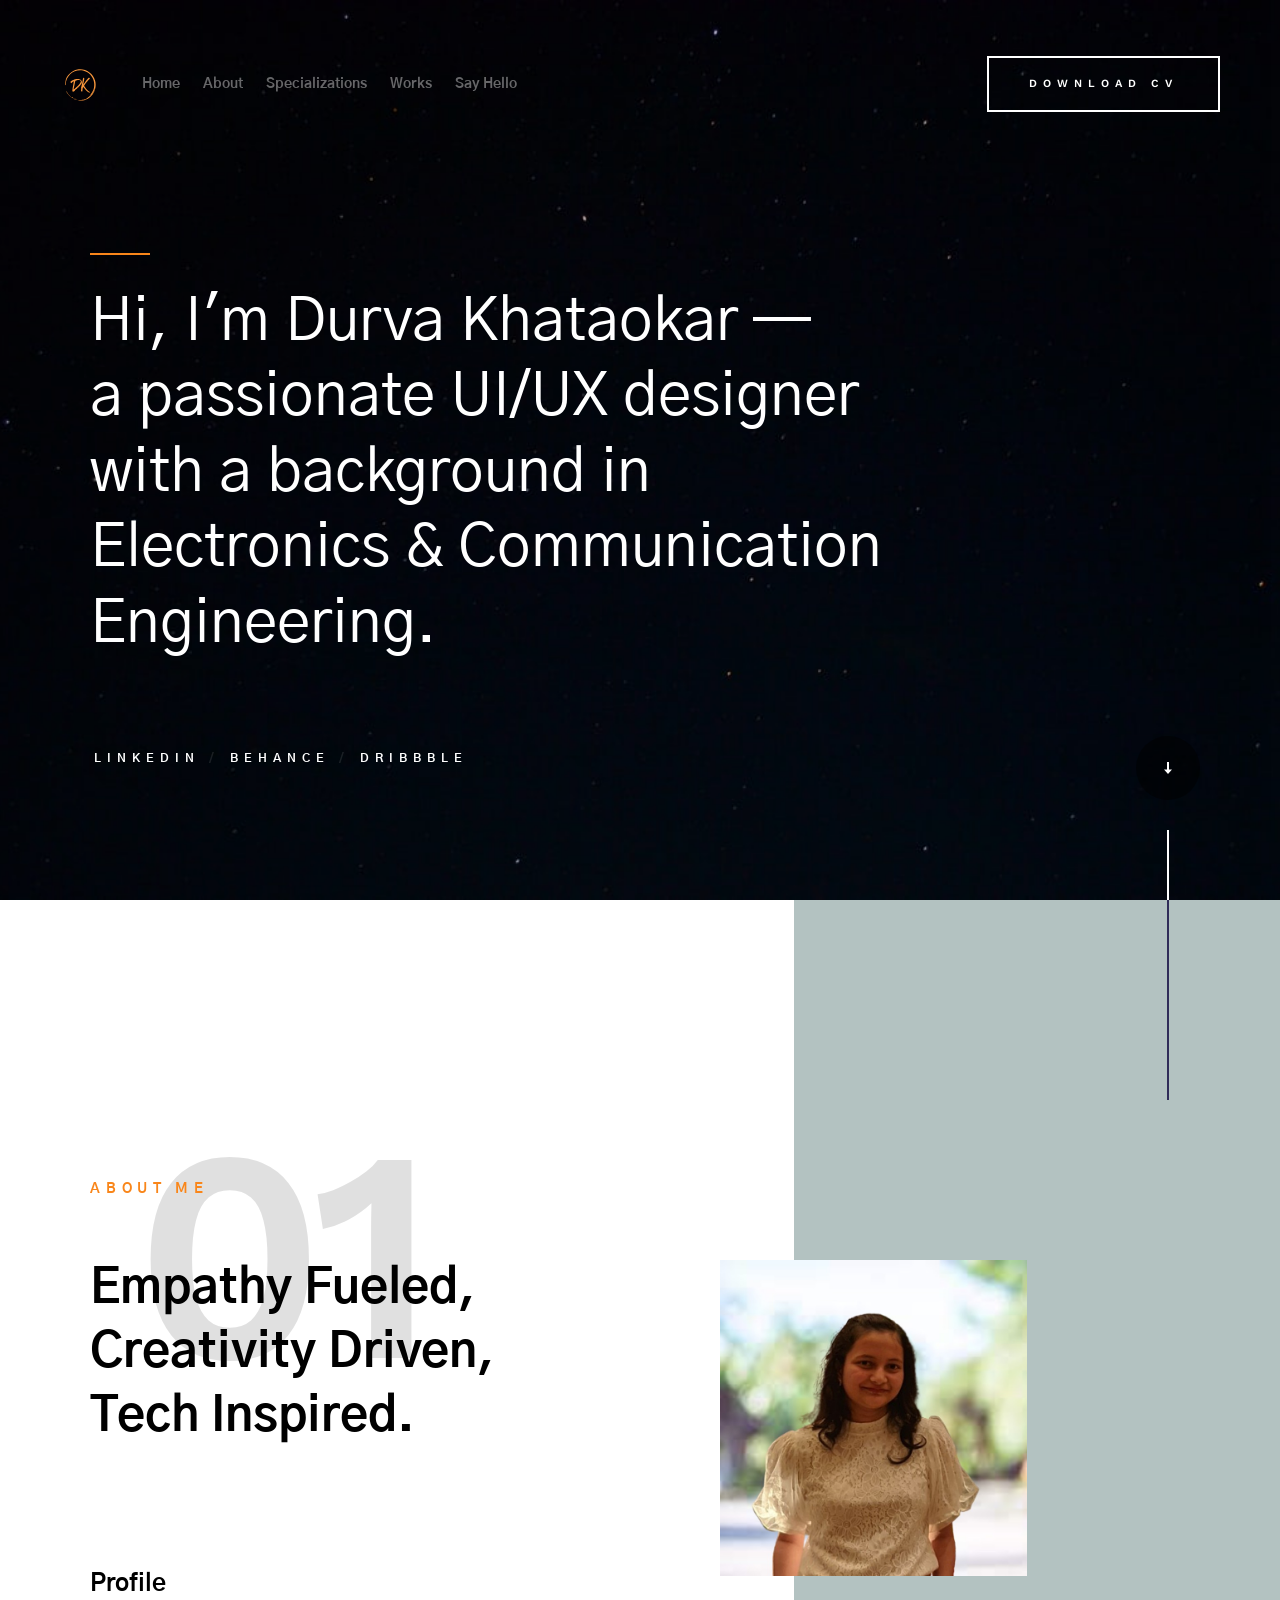
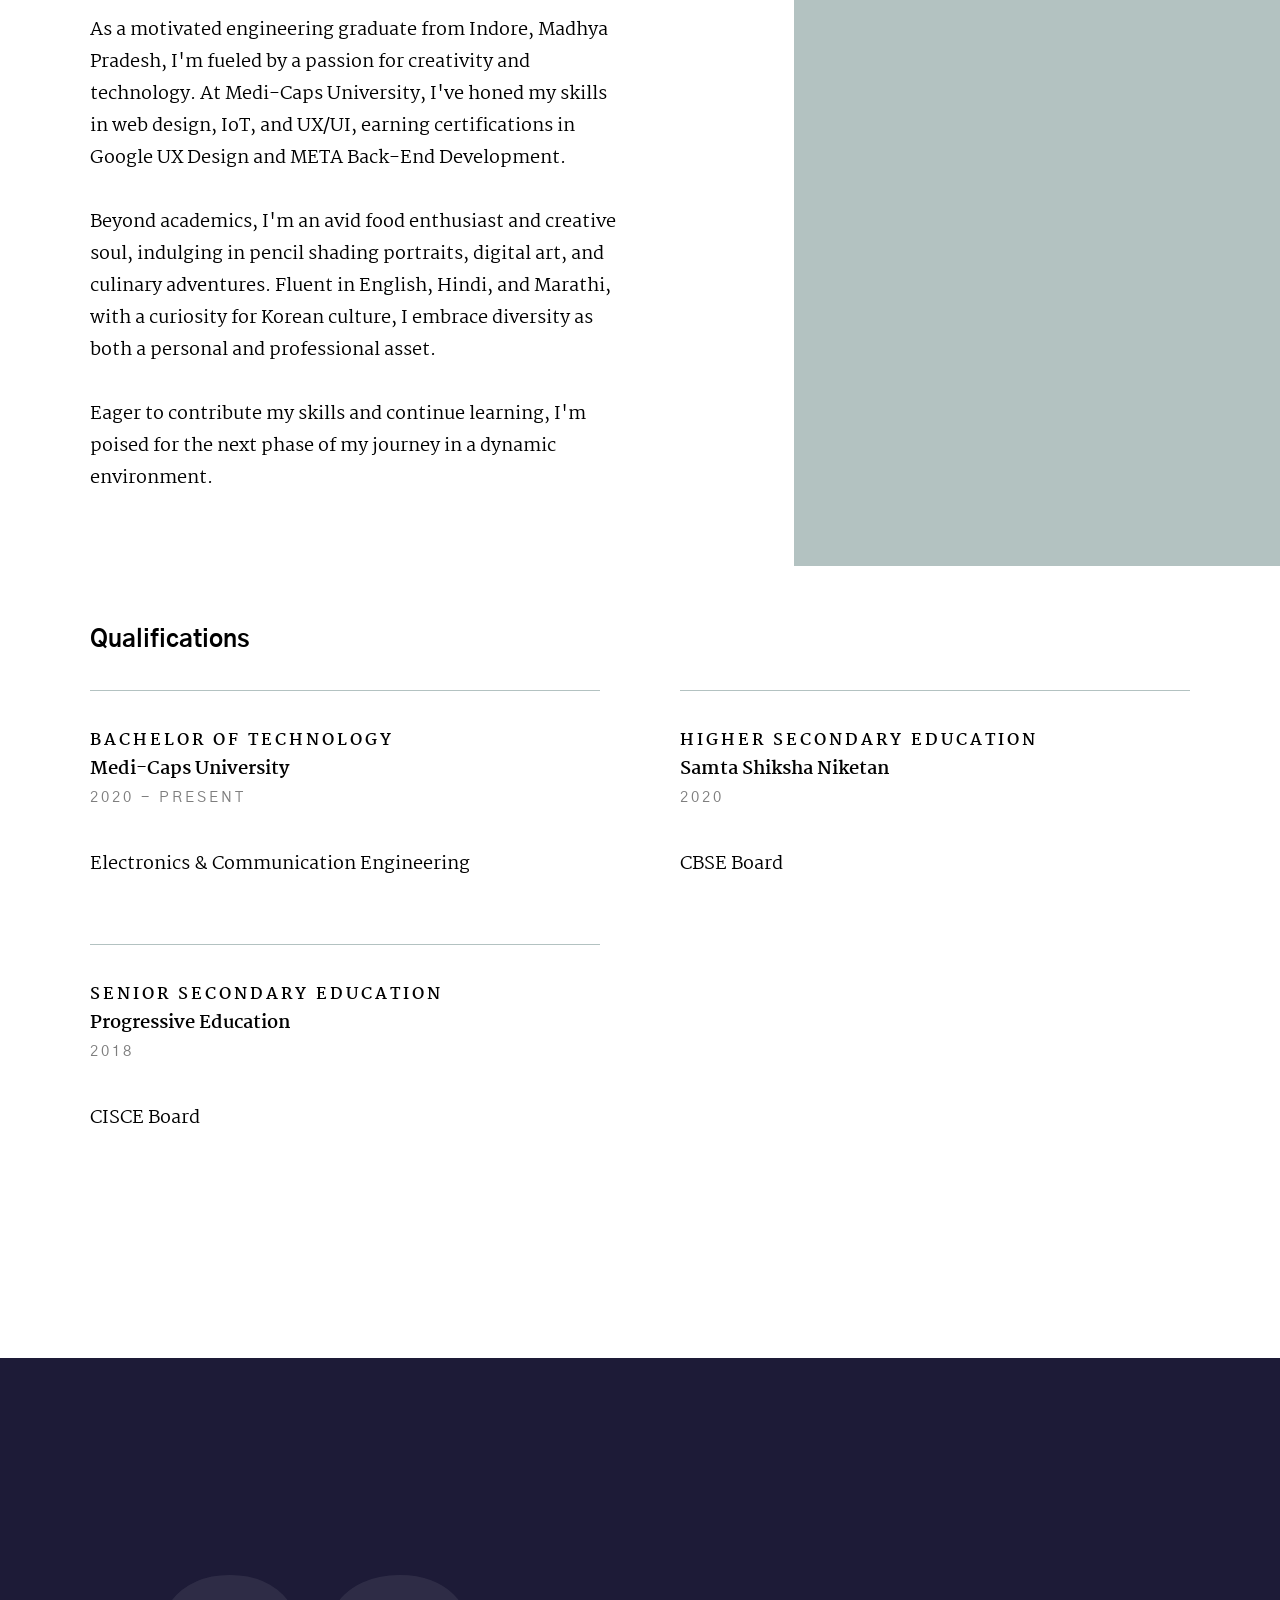
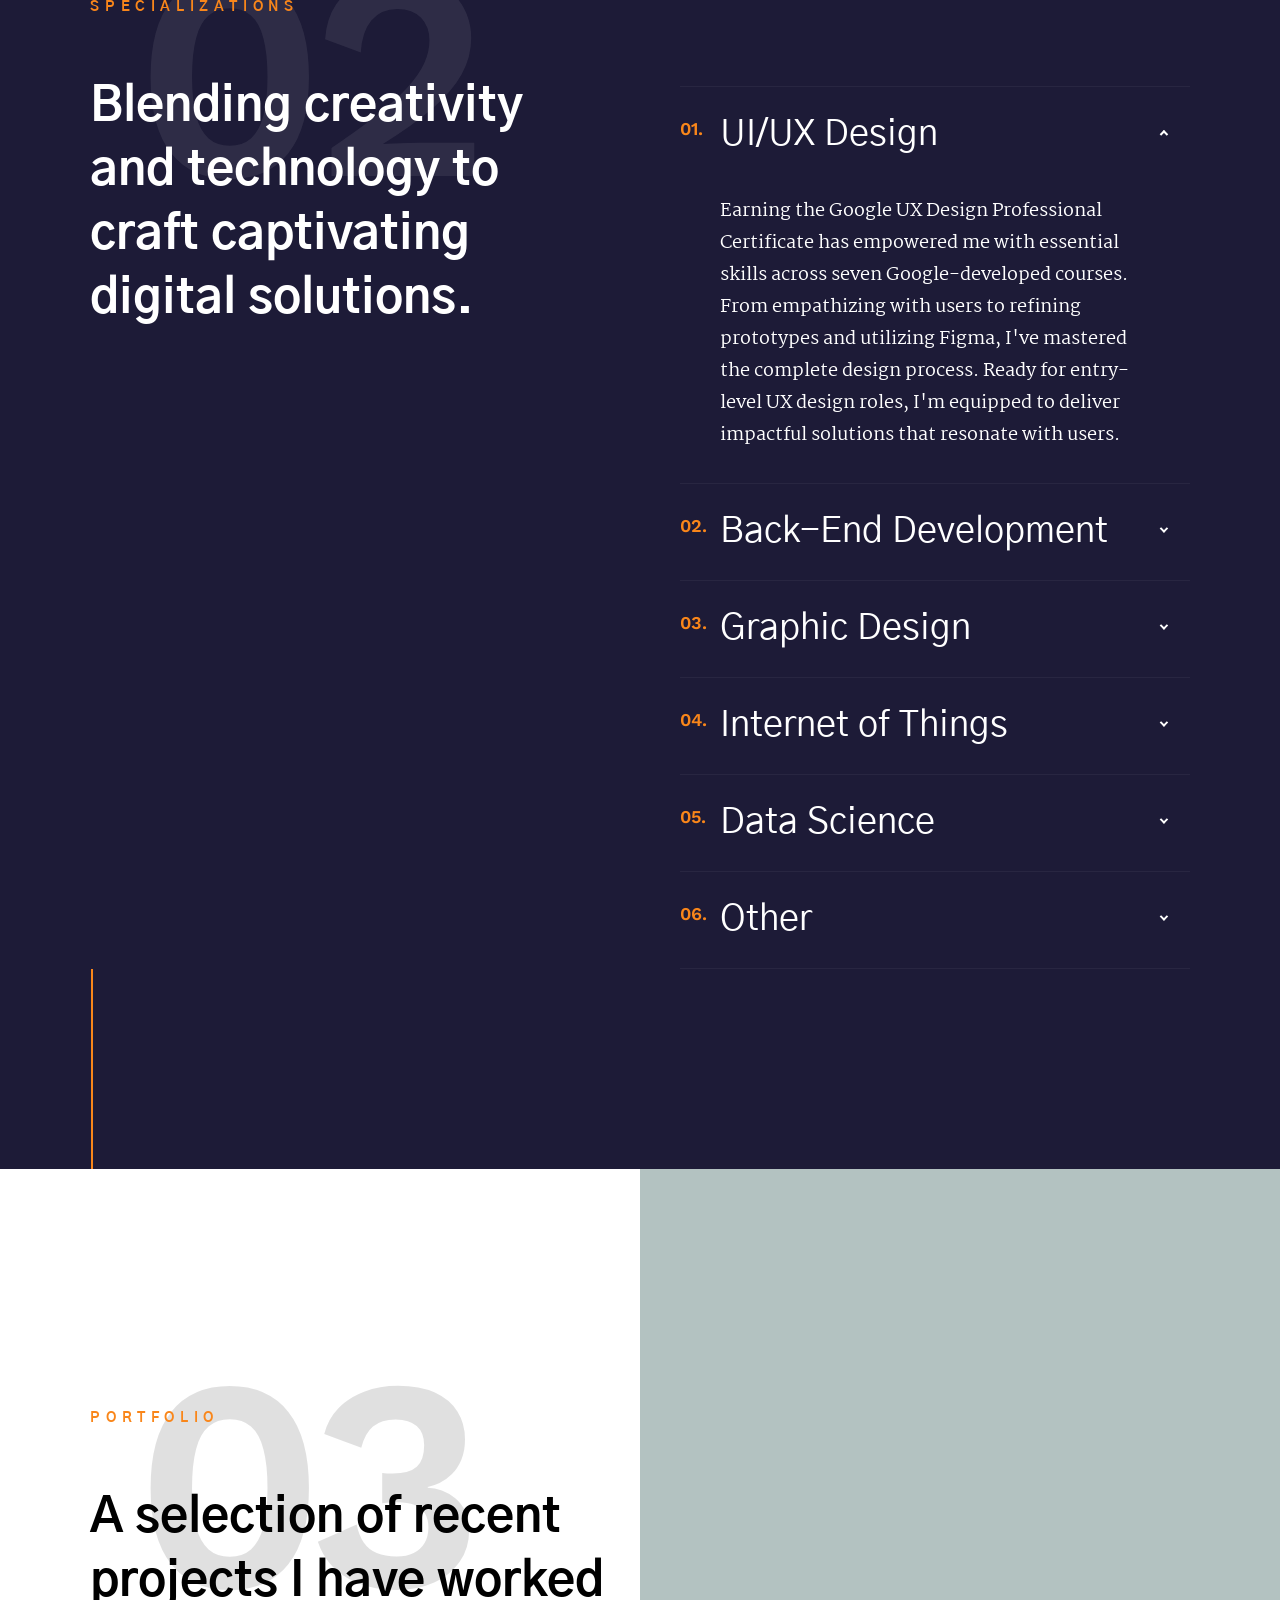
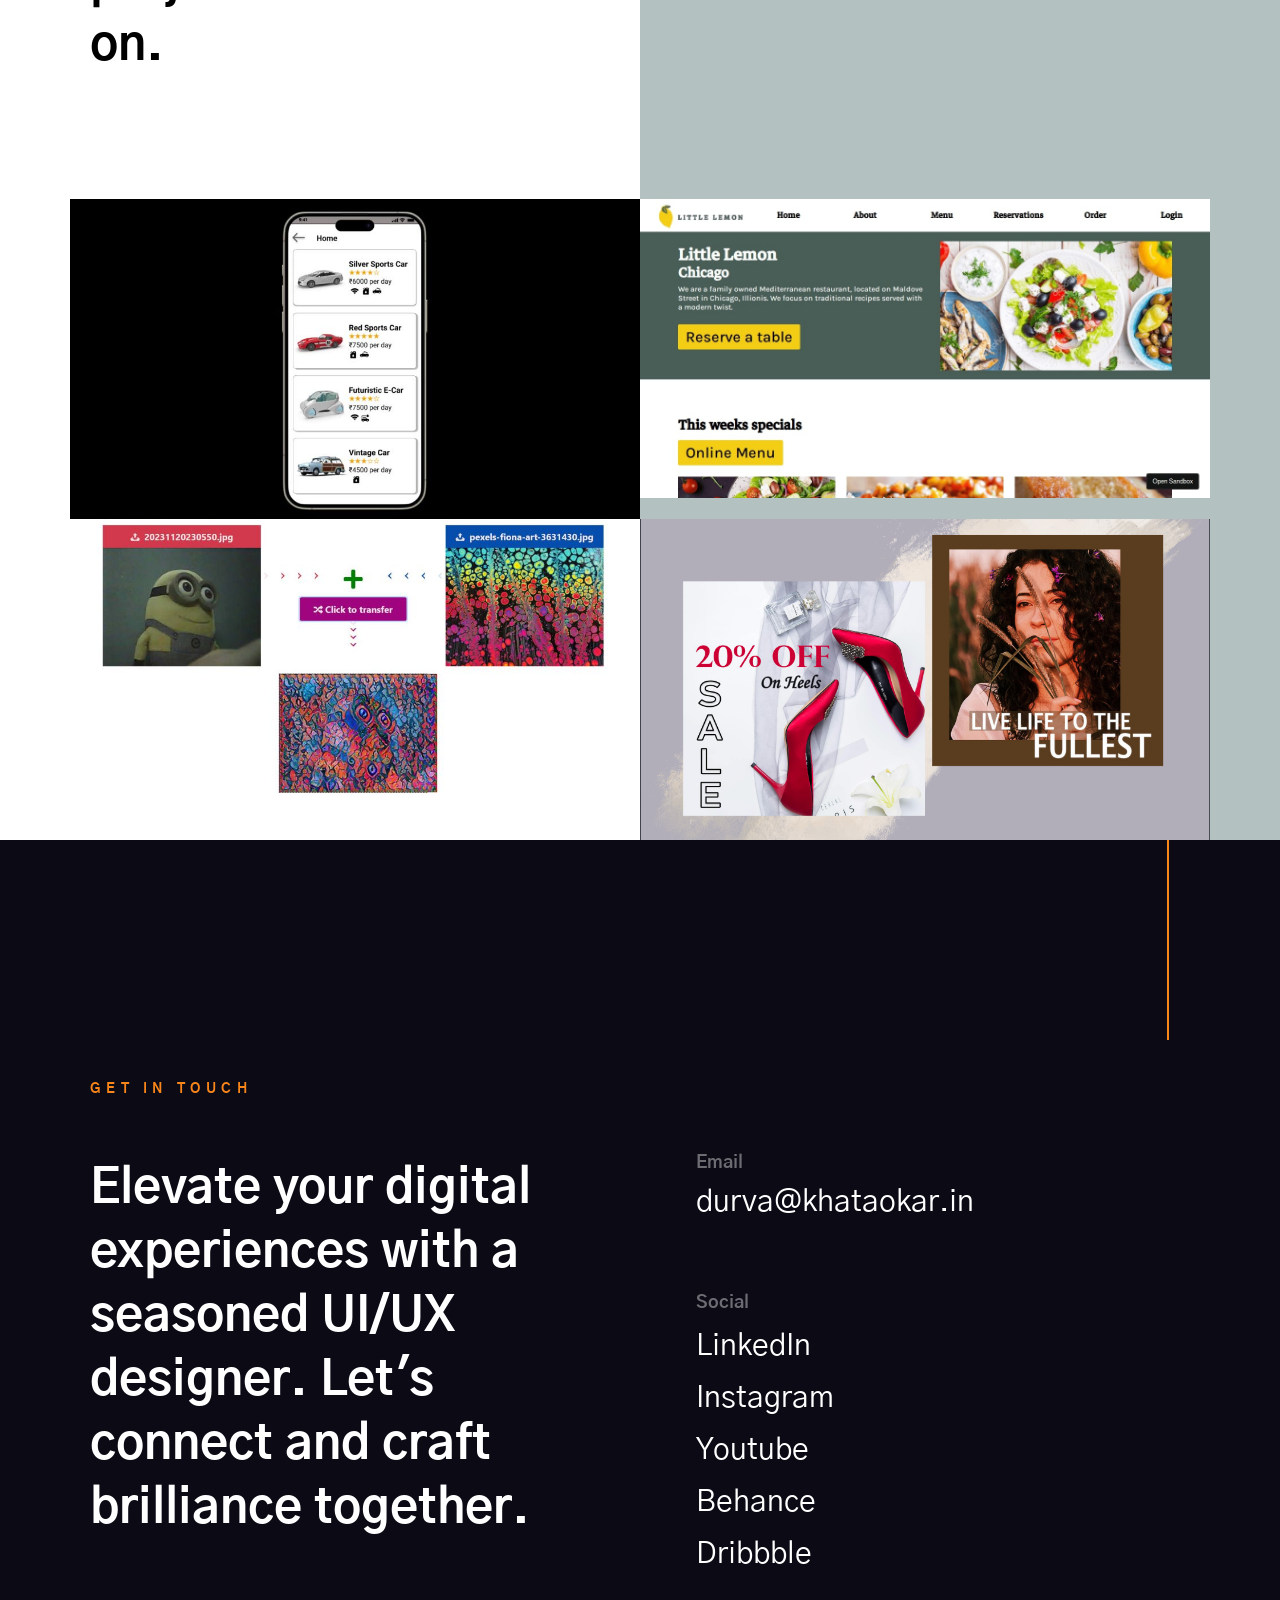
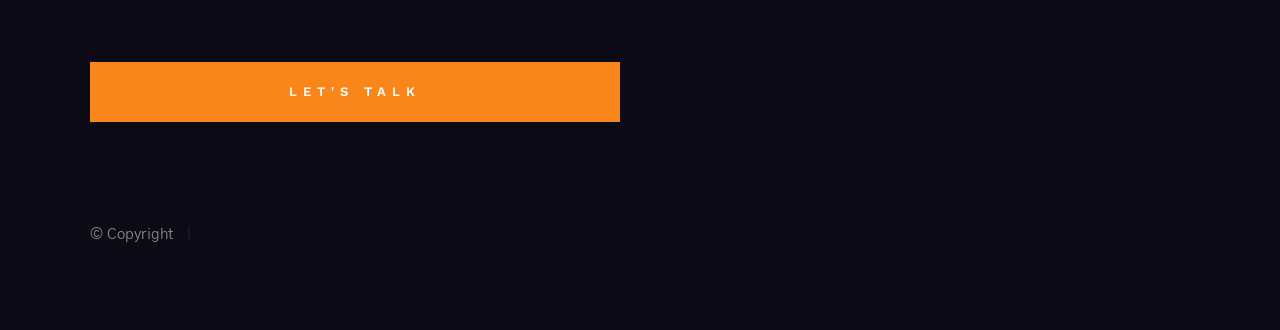
<file: index.html>
<!DOCTYPE html>
<html class="no-js" lang="en">
<head>

    <!--- basic page needs
    ================================================== -->
    <meta charset="utf-8">
    <title>Durva K</title>
    <meta name="description" content="">
    <meta name="author" content="">

    <!-- mobile specific metas
    ================================================== -->
    <meta name="viewport" content="width=device-width, initial-scale=1">

    <!-- CSS
    ================================================== -->
    <link rel="stylesheet" href="css/base.css">
    <link rel="stylesheet" href="css/main.css">
    <link rel="stylesheet" href="css/vendor.css">

    <!-- script
    ================================================== -->
    <script src="js/modernizr.js"></script>

    <!-- favicons
    ================================================== -->
    <link rel="apple-touch-icon" sizes="180x180" href="CDK-32x32.png">
    <link rel="icon" type="image/png" sizes="32x32" href="CDK-32x32.png">
    <link rel="icon" type="image/png" sizes="16x16" href="CDK-16x16.png">
    <link rel="manifest" href="site.webmanifest">

</head>

<body id="top">


    <!-- preloader
    ================================================== -->
    <div id="preloader">
        <div id="loader" class="dots-fade">
            <div></div>
            <div></div>
            <div></div>
        </div>
    </div>


    <!-- header
    ================================================== -->
    <header class="s-header">

        <div class="header-logo">
            <a href="index.html">
                <img src="images/logo_DK.svg" alt="Homepage">
            </a>
        </div>

        <div class="header-content">
    
            <nav class="row header-nav-wrap">
                <ul class="header-nav">
                    <li><a class="smoothscroll" href="#hero" title="Intro">Home</a></li>
                    <li><a class="smoothscroll" href="#about" title="About">About</a></li>
                    <li><a class="smoothscroll" href="#services" title="Services">Specializations</a></li>
                    <li><a class="smoothscroll" href="#portfolio" title="Works">Works</a></li>
                    <li><a href="mailto:durva@khataokar.in" title="Contact us">Say Hello</a></li>
                </ul>
            </nav> <!-- end header-nav-wrap -->

            <a href="https://drive.google.com/file/d/1F4pU_GDfSHwHQ89E-QuOa0Jv_LRrIMeQ/view?usp=sharing" class="btn btn--stroke btn--small" target="_blank">Download CV</a>


        </div> <!-- end header-content -->

        <a class="header-menu-toggle" href="#0"><span>Menu</span></a>

    </header> 


    <!-- hero
    ================================================== -->
    <section id="hero" class="s-hero target-section" data-parallax="scroll" data-image-src="images/black.jpg" data-natural-width=3000 data-natural-height=2000 data-position-y=center>

        <div class="row hero-content">

            <div class="column large-full">

                <h1>
                  Hi, I'm Durva Khataokar —<br>
                  a passionate UI/UX designer<br>
                  with a background in<br>
                  Electronics & Communication Engineering.
                </h1>

                <ul class="hero-social">
                    <li>
                        <a href="https://www.linkedin.com/in/durva-khataokar" title="" target="_blank">LinkedIn</a>
                    </li>
                    <li>
                        <a href="https://www.behance.net/durvamk" title="" target="_blank">Behance</a>
                    </li>
                    <li>
                        <a href="https://dribbble.com/durvamk" title="" target="_blank">Dribbble</a>
                    </li>
                </ul>
                 <!-- end hero-social -->

            </div> 

        </div> <!-- end hero-content -->

        <div class="hero-scroll">
            <a href="#about" class="scroll-link smoothscroll">
                <svg xmlns="http://www.w3.org/2000/svg" width="24" height="24" viewBox="0 0 24 24"><path d="M12 24l-8-9h6v-15h4v15h6z"/></svg>
            </a>
        </div> <!-- end hero-scroll -->

    </section> <!-- end s-hero -->


    <!-- about
    ================================================== -->
    <section id="about" class="s-about target-section">

        <div class="s-about__section s-about__section--profile">

            <div class="right-vert-line"></div>

            <div class="row">
                <div class="column large-6 medium-8 tab-full">

                    <div class="section-intro" data-num="01" data-aos="fade-up">
                        <h3 class="subhead">About Me</h3>
                        <h1 class="display-1">Empathy Fueled,<br>Creativity Driven,<br>Tech Inspired.</h1>
                    </div>

                    <div class="profile-pic" data-aos="fade-up">
                        <img src="images/profile-pic.jpg" 
                             srcset="images/profile-pic_small.jpg 1x, images/profile-pic_large.jpg 2x" alt="">
                    </div>

                    <h3 data-aos="fade-up">Profile</h3>

                    <p data-aos="fade-up">
                    


As a motivated engineering graduate from Indore, Madhya Pradesh, I'm fueled by a passion for creativity and technology. At Medi-Caps University, I've honed my skills in web design, IoT, and UX/UI, earning certifications in Google UX Design and META Back-End Development.<br><br>

Beyond academics, I'm an avid food enthusiast and creative soul, indulging in pencil shading portraits, digital art, and culinary adventures. Fluent in English, Hindi, and Marathi, with a curiosity for Korean culture, I embrace diversity as both a personal and professional asset.<br><br>

Eager to contribute my skills and continue learning, I'm poised for the next phase of my journey in a dynamic environment.
                    </p>

                </div>
            </div>

        </div> <!-- end s-about__section--profile -->

        <div class="s-about__section">

            <div class="row">
                <div class="column">
                    <h3 data-aos="fade-up">Qualifications</h3>
                </div>
            </div>
            
            <div class="row block-large-1-2 block-900-full work-positions">
            
                <div class="column" data-aos="fade-up">
                    <div class="position">
                        <div class="position__header">
                            <h6>
                                <span class="position__co">Bachelor of Technology </span>
                                <br>
                                <span class="position__pos">Medi-Caps University</span>
                            </h6>
                            <div class="position__timeframe">
                                2020 - Present
                            </div>
                        </div>
            
                        <p>
                            Electronics & Communication Engineering
                        </p>
                    </div>
                </div> <!-- end column -->
            
                <!-- Add more qualifications -->
                <div class="column" data-aos="fade-up">
                    <div class="position">
                        <div class="position__header">
                            <h6>
                                <span class="position__co">Higher Secondary Education </span>
                                <br>
                                <span class="position__pos">Samta Shiksha Niketan</span>
                            </h6>
                            <div class="position__timeframe">
                                2020
                            </div>
                        </div>
            
                        <p>
                            CBSE Board
                        </p>
                    </div>
                </div> <!-- end column -->
            
                <!-- Add more qualifications -->
                <div class="column" data-aos="fade-up">
                    <div class="position">
                        <div class="position__header">
                            <h6>
                                <span class="position__co">Senior Secondary Education </span>
                                <br>
                                <span class="position__pos">Progressive Education</span>
                            </h6>
                            <div class="position__timeframe">
                                2018
                            </div>
                        </div>
            
                        <p>
                            CISCE Board
                        </p>
                    </div>
                </div> <!-- end column -->
            
                <!-- Add more qualifications -->
                <!-- Example: -->
                <!-- <div class="column" data-aos="fade-up">
                    <div class="position">
                        <div class="position__header">
                            <h6>
                                <span class="position__co">Degree Name</span>
                                <span class="position__pos">University/Institution Name</span>
                            </h6>
                            <div class="position__timeframe">
                                Timeframe
                            </div>
                        </div>
            
                        <p>
                            Description of the qualification or any relevant information.
                        </p>
                    </div>
                </div> --> <!-- end column -->
            
            </div> <!-- work positions -->
            

        </div> <!-- end s-about__section -->

    </section> <!-- end s-about -->


    <!-- services
    ================================================== -->
    <section id="services" class="s-services target-section h-dark-bg">
        
        <div class="row s-services__content">

            <div class="vert-line"></div>

            <div class="column large-6 s-services__leftcol">
                <div class="section-intro" data-num="02" data-aos="fade-up">
                    <h3 class="subhead">Specializations</h3>

                    <h1 class="display-1">
                        Blending creativity and technology to craft captivating digital solutions.
                    </h1>
                </div>

                <p class="lead" data-aos="fade-up">
                
                </p>
            </div> <!-- end  s-services--leftcol -->

            <div class="column large-6">
                <ul class="services-list" data-aos="fade-up">
                    <li class="services-list__item is-active">
                        <div class="services-list__item-header">
                            <h5>UI/UX Design</h5>
                        </div>
                        <div class="services-list__item-body">
                            <p>
                                Earning the Google UX Design Professional Certificate
                                 has empowered me with essential skills across seven Google-developed courses.
                                  From empathizing with users to refining prototypes and utilizing Figma, 
                                  I've mastered the complete design process. Ready for entry-level UX design roles,
                                   I'm equipped to deliver impactful solutions that resonate with users.
                            </p>
                        </div>
                    </li> <!-- services-list__item -->
                    <li class="services-list__item">
                        <div class="services-list__item-header">
                            <h5>Back-End Development</h5>
                        </div>
                        <div class="services-list__item-body">
                            <p>
                                Earning the Meta Back-End Developer Certification has equipped me
                                 with a diverse skill set essential for back-end development.
                                  From mastering Python programming to working with databases and Django, 
                                  I've honed my expertise in APIs and the full stack. Prepared with coding 
                                  interview readiness, I'm poised to excel in back-end roles, ready to tackle challenges
                                   and deliver impactful solutions.
                            </p>
                        </div>
                    </li> <!-- services-list__item -->
                    <li class="services-list__item">
                        <div class="services-list__item-header">
                            <h5>Graphic Design</h5>
                        </div>
                        <div class="services-list__item-body">
                            <p>
                                In completing the Graphic Design Masterclass,
                                 I've mastered essential skills in Adobe Photoshop, Illustrator, and InDesign,
                                  alongside design theory and branding principles. From logo design to editorial layout,
                                   I'm adept at crafting compelling visuals and impactful campaigns. With expertise in photo editing,
                                    vector design, and emerging trends, I'm well-equipped to deliver innovative solutions for clients.
                            </p>
                        </div>
                    </li> <!-- services-list__item -->
                    <li class="services-list__item">
                        <div class="services-list__item-header">
                            <h5>Internet of Things</h5>
                        </div>
                        <div class="services-list__item-body">
                            <p>
                                Through the 'Complete Guide to Build IoT Things from Scratch to Market', 
                                I've acquired thorough knowledge in IoT development, covering sensors, Arduino UNO,
                                 and the Internet of Things (IoT). Leveraging my background as an Electronics and
                                  Communication Engineering student, I've extensively worked with microcontrollers and sensors,
                                   mastering their programming and integration. From conceptualization to market launch,
                                    I'm well-prepared to innovate and excel in the dynamic field of IoT.
                            </p>
                        </div>
                    </li> <!-- services-list__item -->
                    <li class="services-list__item">
                        <div class="services-list__item-header">
                            <h5>Data Science</h5>
                        </div>
                        <div class="services-list__item-body">
                            <p>
                                In completing the 'Statistics for Data Science' course, I've gained proficiency in 
                                key statistical concepts essential for data analysis. Covering Python introduction, 
                                statistical data analysis, probability distributions, hypothesis testing (1 and 2), 
                                regression, and culminating in a final project, this training has equipped me with the 
                                tools to extract valuable insights from data sets. With hands-on experience in statistical 
                                analysis, I'm prepared to tackle complex data challenges and drive informed decision-making.
                            </p>
                        </div>
                    </li> <!-- services-list__item -->
                    <li class="services-list__item">
                        <div class="services-list__item-header">
                            <h5>Other</h5>
                        </div>
                        <div class="services-list__item-body">
                            <p>
                                In addition to my aforementioned certifications, I've also completed courses in
                                 'C for Everyone: Programming Fundamentals', 'AWS Cloud Computing', 
                                 and 'Cisco Networking Devices and Initial Configuration'.
                                  Furthermore, my journey includes participation in numerous drawing competitions
                                   during my formative years, showcasing my artistic talents. Additionally,
                                    I hold a professional certificate in Kathak, reflecting my dedication to the performing arts.
                                     These diverse experiences have enriched my skill set and shaped me into 
                                     a well-rounded individual ready to excel in various domains.
                            </p>
                        </div>
                    </li> <!-- services-list__item -->
                </ul> <!-- end services-list -->
            </div>

        </div> <!-- s-services__content -->

    </section> <!-- end s-services -->


    <!-- portfolio
    ================================================== -->
    <section id="portfolio" class="s-portfolio target-section">

        <div class="row s-portfolio__header">
            <div class="column large-6 medium-8 tab-full">
                <div class="section-intro" data-num="03" data-aos="fade-up">
                    <h3 class="subhead">Portfolio</h3>
                    <h1 class="display-1">
                        A selection of recent projects I have worked on.
                    </h1>
                </div>
            </div>
        </div> <!-- s-porfolio__header -->

        <div class="row s-porfolio__list block-large-1-2 block-tab-full collapse">
            <div class="column" data-aos="fade-up">
                <div class="folio-item">
                    <div class="folio-item__thumb">
                        <a class="folio-item__thumb-link" href="images/portfolio/gallery/car-app.jpg" title="Building Blocks" data-size="1050x700">
                            <img src="images/portfolio/car-app.jpg" 
                                 srcset="images/portfolio/car-app.jpg 1x, images/portfolio/car-app@2x.jpg 2x" alt="">
                        </a>
                    </div>
                    <div class="folio-item__info">
                        <div class="folio-item__cat">UI/UX Design</div>
                        <h4 class="folio-item__title">Car Booking App Design</h4>
                    </div>
                    <a href="https://www.behance.net/gallery/189616307/Car-Booking-App-by-Durva-K" title="Project Link" class="folio-item__project-link" target="_blank">Project Link</a>

                    <div class="folio-item__caption">
                        <p>My latest FIGMA project—a design concept for a basic car booking and renting mobile application.</p>
                    </div>
                </div>
            </div> <!-- end column -->
            <div class="column" data-aos="fade-up">
                <div class="folio-item">
                    <div class="folio-item__thumb">
                        <a class="folio-item__thumb-link" href="images/portfolio/gallery/lil-lemon.jpg" title="Little Lemon Restaurant Website" data-size="1050x700">
                            <img src="images/portfolio/lil-lemon.jpg" 
                                 srcset="images/portfolio/lil-lemon.jpg 1x, images/portfolio/lil-lemon@2x.jpg 2x" alt="">
                        </a>
                    </div>
                    <div class="folio-item__info">
                        <div class="folio-item__cat">Back-End Development</div>
                        <h4 class="folio-item__title">Little Lemon Restaurant Website</h4>
                    </div>
                    <a href="https://github.com/OreoMcFlurry8212/Back-end-developer-capstone-DK" title="Project Link" class="folio-item__project-link" target="_blank">Project Link</a>
                    <div class="folio-item__caption">
                        <p>Little Lemon Restaurant Website developed using Django for the Back-End Developer Capstone course offered by Meta.</p>
                    </div>
                </div>
            </div> <!-- end column -->
            <div class="column" data-aos="fade-up">
                <div class="folio-item">
                    <div class="folio-item__thumb">
                        <a class="folio-item__thumb-link" href="images/portfolio/gallery/ESP32.jpg" Title="Shout and Jump" data-size="1050x700">
                            <img src="images/portfolio/shout-and-jump.jpg" 
                                 srcset="images/portfolio/ESP32.jpg 1x, images/portfolio/ESP32@2x.jpg 2x" alt="">
                        </a>
                    </div>
                    <div class="folio-item__info">
                        <div class="folio-item__cat">Back-End Development + IoT</div>
                        <h4 class="folio-item__title">Stylization of image using designed website and ESP-32
                            Cam</h4>
                    </div>
                    <a href="https://drive.google.com/drive/folders/19n9Q7gK7W0zm29I2QW9a_FjeRrUPINfk?usp=sharing" title="Project Link" class="folio-item__project-link" target="_blank">Project Link</a>
                    <div class="folio-item__caption">
                        <p>This project uses Neural Style Transfer on ESP32-CAM images, featuring a real-time web interface for image capture and a
                            separate application for flexible style transfer. Users can explore
                            artistic styles, enhancing their visual experience in real-time.</p>
                    </div>
                </div>
            </div> <!-- end column -->
            
            <div class="column" data-aos="fade-up">
                <div class="folio-item">
                    <div class="folio-item__thumb">
                        <a class="folio-item__thumb-link" href="images/portfolio/gallery/thumbnail.png" title="Sand Dunes" data-size="1050x700">
                            <img src="images/portfolio/thumbnail.png" 
                                 srcset="images/portfolio/thumbnail.png 1x, images/portfolio/thumbnail.png 2x" alt="">
                        </a>
                    </div>
                    <div class="folio-item__info">
                        <div class="folio-item__cat">Graphic Design</div>
                        <h4 class="folio-item__title">Photoshop Work Samples</h4>
                    </div>
                    <a href="https://www.behance.net/collection/210482131/Photoshop-Work-Samples" title="Project Link" class="folio-item__project-link" target="_blank">Project Link</a>
                    <div class="folio-item__caption">
                        <p>Explore a selection of my Photoshop projects.</p>
                    </div>
                </div>
            </div>  <!--end column -->
            <!--
            <div class="column" data-aos="fade-up">
                <div class="folio-item">
                    <div class="folio-item__thumb">
                        <a class="folio-item__thumb-link" href="images/portfolio/gallery/g-woodcraft.jpg" title="Sand Dunes" data-size="1050x700">
                            <img src="images/portfolio/woodcraft.jpg" 
                                 srcset="images/portfolio/woodcraft.jpg 1x, images/portfolio/woodcraft@2x.jpg 2x" alt="">
                        </a>
                    </div>
                    <div class="folio-item__info">
                        <div class="folio-item__cat">Product Design</div>
                        <h4 class="folio-item__title">Wooocraft</h4>
                    </div>
                    <a href="https://www.behance.net/" title="Project Link" class="folio-item__project-link">Project Link</a>
                    <div class="folio-item__caption">
                        <p>Vero molestiae sed aut natus excepturi. Et tempora numquam. Temporibus iusto quo.Unde dolorem corrupti neque nisi.</p>
                    </div>
                </div>
            </div>  end column -->
            <!--
            <div class="column" data-aos="fade-up">
                <div class="folio-item">
                    <div class="folio-item__thumb">
                        <a class="folio-item__thumb-link" href="images/portfolio/gallery/g-lamp.jpg" title="The Lamp" data-size="1050x700">
                            <img src="images/portfolio/lamp.jpg" 
                                 srcset="images/portfolio/lamp.jpg 1x, images/portfolio/lamp@2x.jpg 2x" alt="">
                        </a>
                    </div>
                    <div class="folio-item__info">
                        <div class="folio-item__cat">Product Design</div>
                        <h4 class="folio-item__title">The Lamp</h4>
                    </div>
                    <a href="https://www.behance.net/" title="Project Link" class="folio-item__project-link">Project Link</a>
                    <div class="folio-item__caption">
                        <p>Vero molestiae sed aut natus excepturi. Et tempora numquam. Temporibus iusto quo.Unde dolorem corrupti neque nisi.</p>
                    </div>
                </div>
            
            </div>  end column -->

        </div> <!-- folio-list -->

    </section> <!-- end portfolio -->


    <!-- testimonials
    ================================================== -->
    <!--
    <section id="testimonials" class="s-testimonials">

        <div class="row collapse">

            <div class="column large-full">

                <div class="testimonial-slider" data-aos="fade-up">

                    <div class="testimonial-slider__slide">
                        <p>
                        Molestiae incidunt consequatur quis ipsa autem nam sit enim magni. Voluptas tempore rem. 
                        Explicabo a quaerat sint autem dolore ducimus ut consequatur neque.  Nisi dolores quaerat fuga rem nihil nostrum.
                        Laudantium quia consequatur molestias delectus culpa.
                        </p>
                        <div class="testimonial-slider__author">
                            <img src="images/avatars/user-02.jpg" alt="Author image" class="testimonial-slider__avatar">
                            <cite class="testimonial-slider__cite">
                                <strong>Tim Cook</strong>
                                <span>CEO, Apple</span>
                            </cite>
                        </div>
                    </div>  end testimonials__slide -->
                    <!--
                    <div class="testimonial-slider__slide">
                        <p>
                        Excepturi nam cupiditate culpa doloremque deleniti repellat. Veniam quos repellat voluptas animi adipisci.
                        Nisi eaque consequatur. Voluptatem dignissimos ut ducimus accusantium perspiciatis.
                        Quasi voluptas eius distinctio. Atque eos maxime.
                        </p>
                        <div class="testimonial-slider__author">
                            <img src="images/avatars/user-01.jpg" alt="Author image" class="testimonial-slider__avatar">
                            <cite class="testimonial-slider__cite">
                                <strong>Sundar Pichai</strong>
                                <span>CEO, Google</span>
                            </cite>
                        </div>
                    </div>  end testimonials__slide -->
                    <!--
                    <div class="testimonial-slider__slide">
                        <p>
                        Repellat dignissimos libero. Qui sed at corrupti expedita voluptas odit. Nihil ea quia nesciunt. Ducimus aut sed ipsam.  
                        Autem eaque officia cum exercitationem sunt voluptatum accusamus. Quasi voluptas eius distinctio.
                        Voluptatem dignissimos ut.
                        </p>
                        <div class="testimonial-slider__author">
                            <img src="images/avatars/user-04.jpg" alt="Author image" class="testimonial-slider__avatar">
                            <cite class="testimonial-slider__cite">
                                <strong>Satya Nadella</strong>
                                <span>CEO, Microsoft</span>
                            </cite>
                        </div>
                    </div>  end testimonials__slide -->
                    <!--
                    <div class="testimonial-slider__slide">
                        <p>
                        Nunc interdum lacus sit amet orci. Vestibulum dapibus nunc ac augue. Fusce vel dui. In ac felis 
                        quis tortor malesuada pretium. Curabitur vestibulum aliquam leo. Qui sed at corrupti expedita voluptas odit. 
                        Nihil ea quia nesciunt. Ducimus aut sed ipsam.
                        </p>
                        <div class="testimonial-slider__author">
                            <img src="images/avatars/user-05.jpg" alt="Author image" class="testimonial-slider__avatar">
                            <cite class="testimonial-slider__cite">
                                <strong>Jeff Bezos</strong>
                                <span>CEO, Amazon</span>
                            </cite>
                        </div>
                    </div>  end testimonials__slide -->

                </div> <!-- end testimonial slider -->
                
            </div> <!-- end column -->

        </div> <!-- end row -->


        <!-- CTA
        ================================================== 
        <div class="s-cta">

            <div class="row">
                <div class="column large-full">
                    <h2 class="section-desc" data-aos="fade-up">
                        Need a great reliable web hosting?
                    </h2>
                </div>
            </div>
    
            <div class="row cta-content" data-aos="fade-up">
                <div class="column large-full">
                    <p>
                    We highly recommend <a href="https://www.dreamhost.com/r.cgi?287326">DreamHost</a>.
                    Powerful web and Wordpress hosting. Guaranteed.
                    Starting at $2.95 per month.
                    </p>
    
                    <a href="https://www.dreamhost.com/r.cgi?287326" class="btn btn--primary h-full-width">Get Started</a>
                </div>
            </div>  end cta-content -->
    
        </div> <!-- end s-cta -->


    </section> <!-- end s-testimonials -->


    <!-- footer
    ================================================== -->
    <footer class="s-footer h-dark-bg">
        
        <div class="right-vert-line"></div>

        <div class="row s-footer__main">
            <div class="column large-6">
                <div class="section-intro" data-aos="fade-up">
                    <h3 class="subhead">Get In Touch</h3>

                    <h1 class="display-1">
                        Elevate your digital experiences with a seasoned UI/UX designer. Let's connect and craft brilliance together.
                    </h1>
                </div>

                <div class="footer-email-us">
                    <a href="mailto:durva@khataokar.in" class="btn btn--primary h-full-width">Let's Talk</a>
                </div>
            </div>

            <div class="column large-5">
                <div class="footer-contacts">
                    <div class="footer-contact-block" data-aos="fade-up">
                        <h5 class="footer-contact-block__header">
                            Email
                        </h5>
                        <p class="footer-contact-block__content">
                            <a href="mailto:durva@khataokar.in">durva@khataokar.in</a>
                        </p>
                    </div> <!-- end footer-contact-block 
                    <div class="footer-contact-block" data-aos="fade-up">
                        <h5 class="footer-contact-block__header">
                            Phone
                        </h5>
                        <p class="footer-contact-block__content">
                            <a href="tel:+1975432345">9109999102</a>
                        </p>
                    </div>  end footer-contact-block -->
                    <br>
                    <div class="footer-contact-block" data-aos="fade-up">
                        <h5 class="footer-contact-block__header">
                            Social
                        </h5>
                        <ul class="footer-contact-block__list">
                            <li><a href="https://www.linkedin.com/in/durva-khataokar" target="_blank">LinkedIn</a></li>
                            <li><a href="https://www.instagram.com/durvamk/" target="_blank">Instagram</a></li>
                            <li><a href="https://www.youtube.com/channel/UCMin4Ka6W3nvreWM8e6fcjA" target="_blank">Youtube</a></li>
                            <li><a href="https://www.behance.net/durvamk" target="_blank">Behance</a></li>
                            <li><a href="https://dribbble.com/durvamk" target="_blank">Dribbble</a></li>
                        </ul>
                    </div> <!-- end footer-contact-block -->
                </div>
            </div>
        </div> <!-- end s-footer__main -->
        
        <div class="row s-footer__bottom">
            <div class="column large-full ss-copyright">
                <span>© Copyright </span> 
               <!-- <span>Design by <a href="https://www.styleshout.com/">StyleShout</a></span>
            </div>  end ss-copyright -->

            <div class="ss-go-top">
                <a class="smoothscroll" title="Back to Top" href="#top">
                    <svg xmlns="http://www.w3.org/2000/svg" width="24" height="24" viewBox="0 0 24 24"><path d="M12 0l8 9h-6v15h-4v-15h-6z"/></svg>
                </a>
            </div> <!-- end ss-go-top -->
        </div> <!-- end s-footer__bottom -->

    </footer> <!-- end s-footer -->


    <!-- photoswipe background
    ================================================== -->
    <div aria-hidden="true" class="pswp" role="dialog" tabindex="-1">

        <div class="pswp__bg"></div>
        <div class="pswp__scroll-wrap">

            <div class="pswp__container">
                <div class="pswp__item"></div>
                <div class="pswp__item"></div>
                <div class="pswp__item"></div>
            </div>

            <div class="pswp__ui pswp__ui--hidden">
                <div class="pswp__top-bar">
                    <div class="pswp__counter"></div><button class="pswp__button pswp__button--close" title="Close (Esc)"></button> <button class="pswp__button pswp__button--share" title=
                    "Share"></button> <button class="pswp__button pswp__button--fs" title="Toggle fullscreen"></button> <button class="pswp__button pswp__button--zoom" title=
                    "Zoom in/out"></button>
                    <div class="pswp__preloader">
                        <div class="pswp__preloader__icn">
                            <div class="pswp__preloader__cut">
                                <div class="pswp__preloader__donut"></div>
                            </div>
                        </div>
                    </div>
                </div>
                <div class="pswp__share-modal pswp__share-modal--hidden pswp__single-tap">
                    <div class="pswp__share-tooltip"></div>
                </div><button class="pswp__button pswp__button--arrow--left" title="Previous (arrow left)"></button> <button class="pswp__button pswp__button--arrow--right" title=
                "Next (arrow right)"></button>
                <div class="pswp__caption">
                    <div class="pswp__caption__center"></div>
                </div>
            </div>

        </div>

    </div> <!-- end photoSwipe background -->


    <!-- Java Script
    ================================================== -->
    <script src="js/jquery-3.2.1.min.js"></script>
    <script src="js/plugins.js"></script>
    <script src="js/main.js"></script>

</body>
</file>
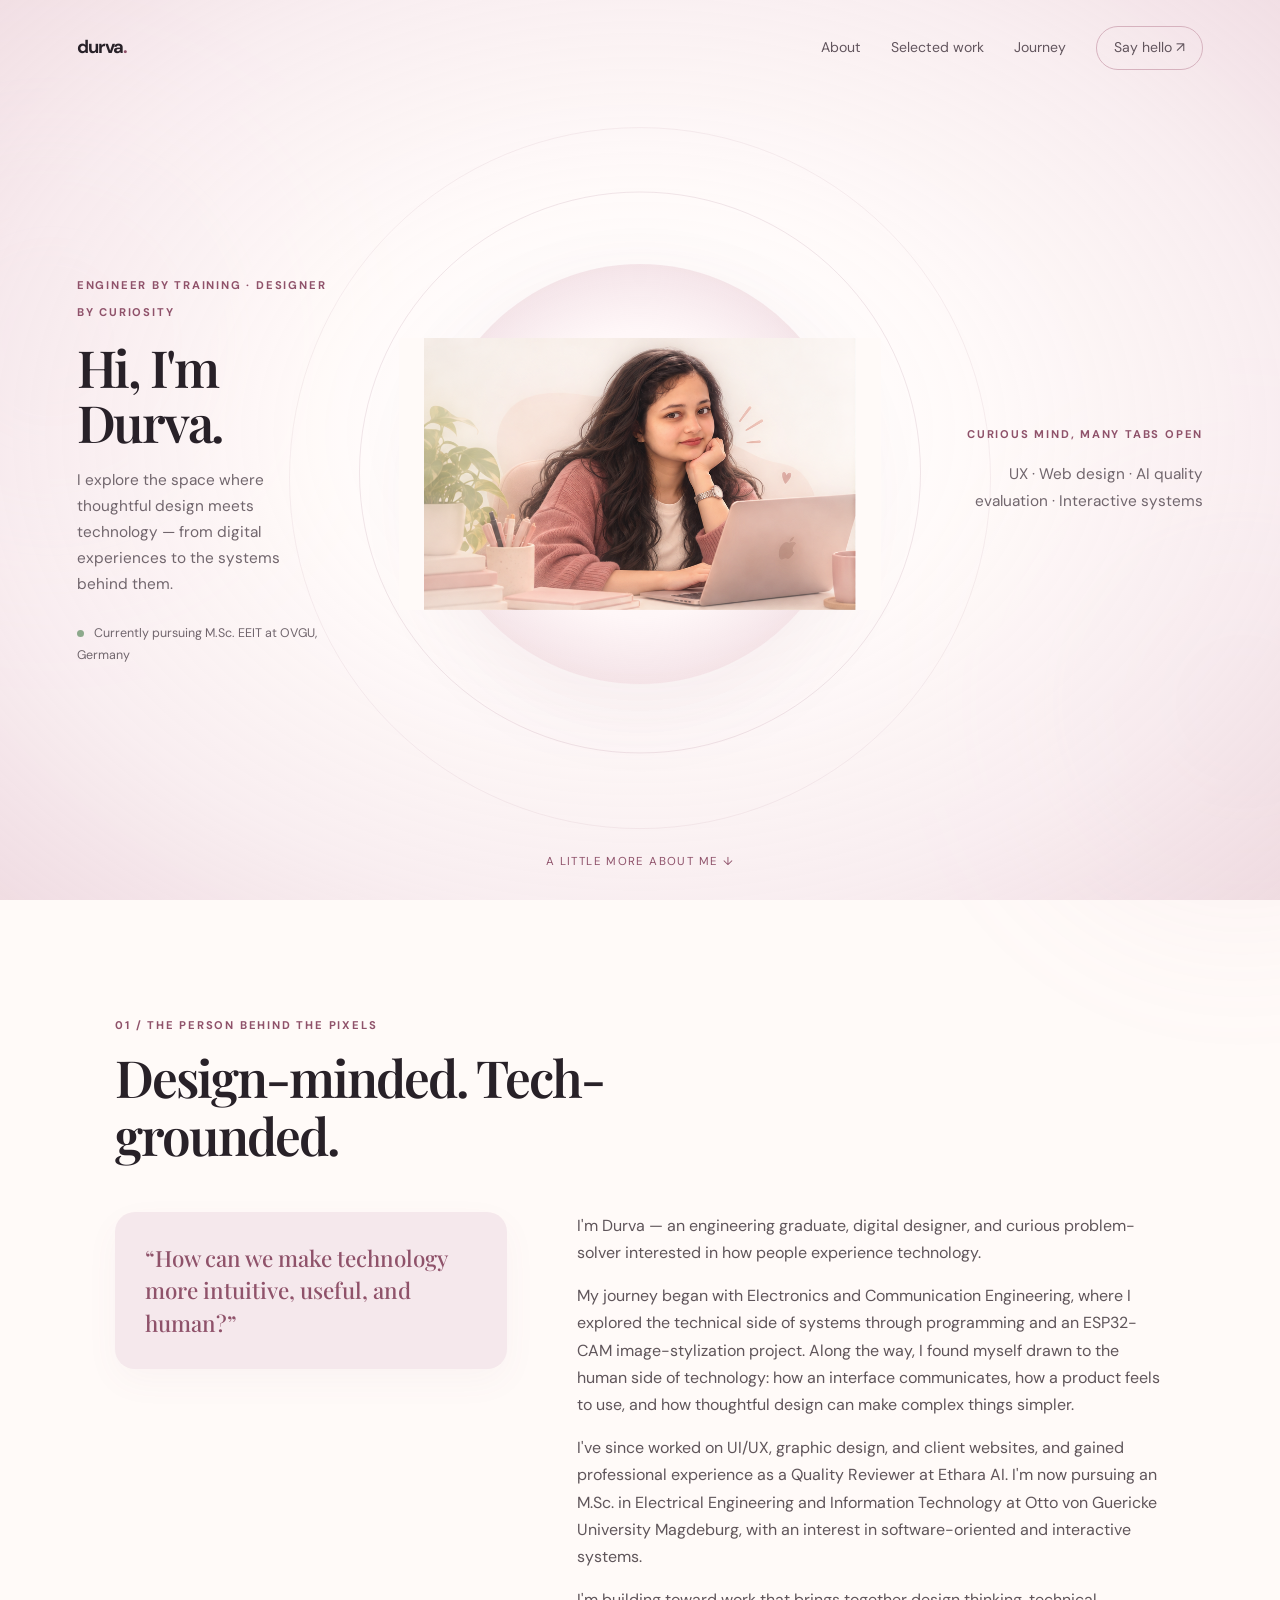
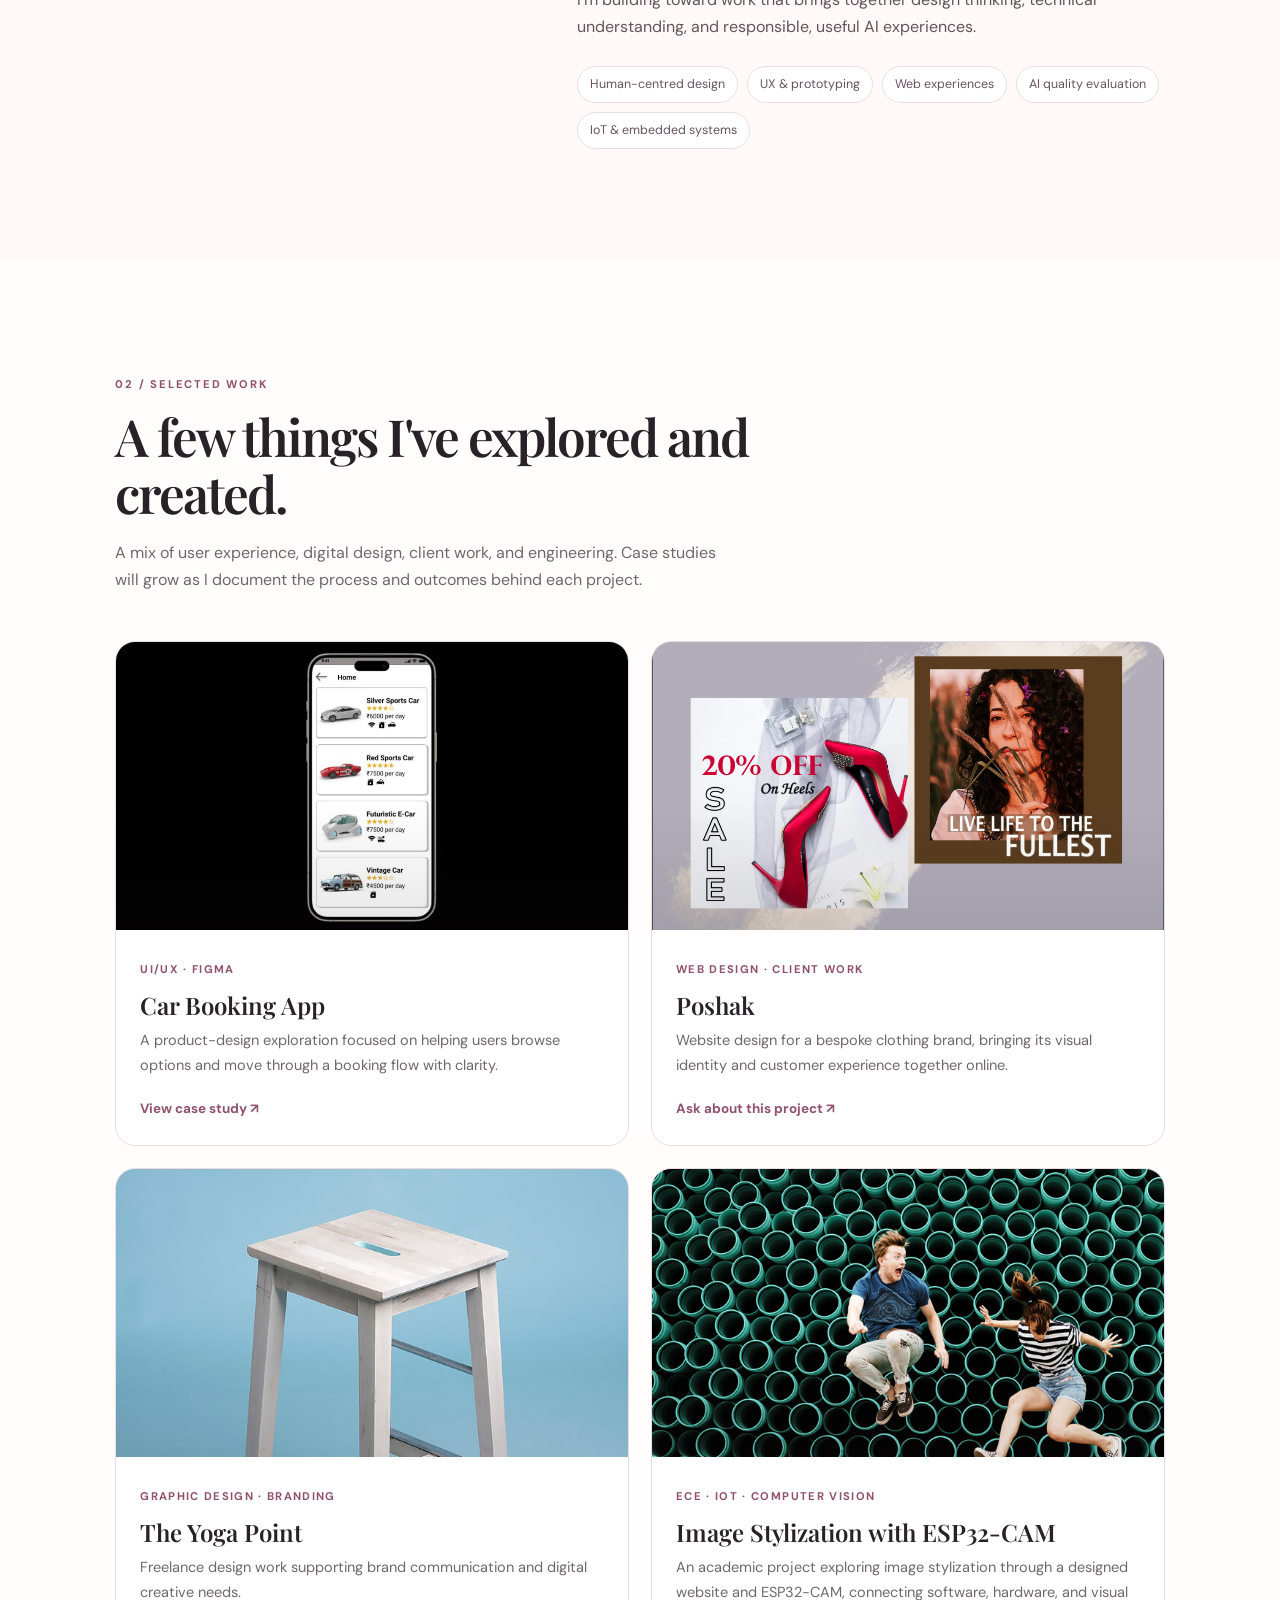
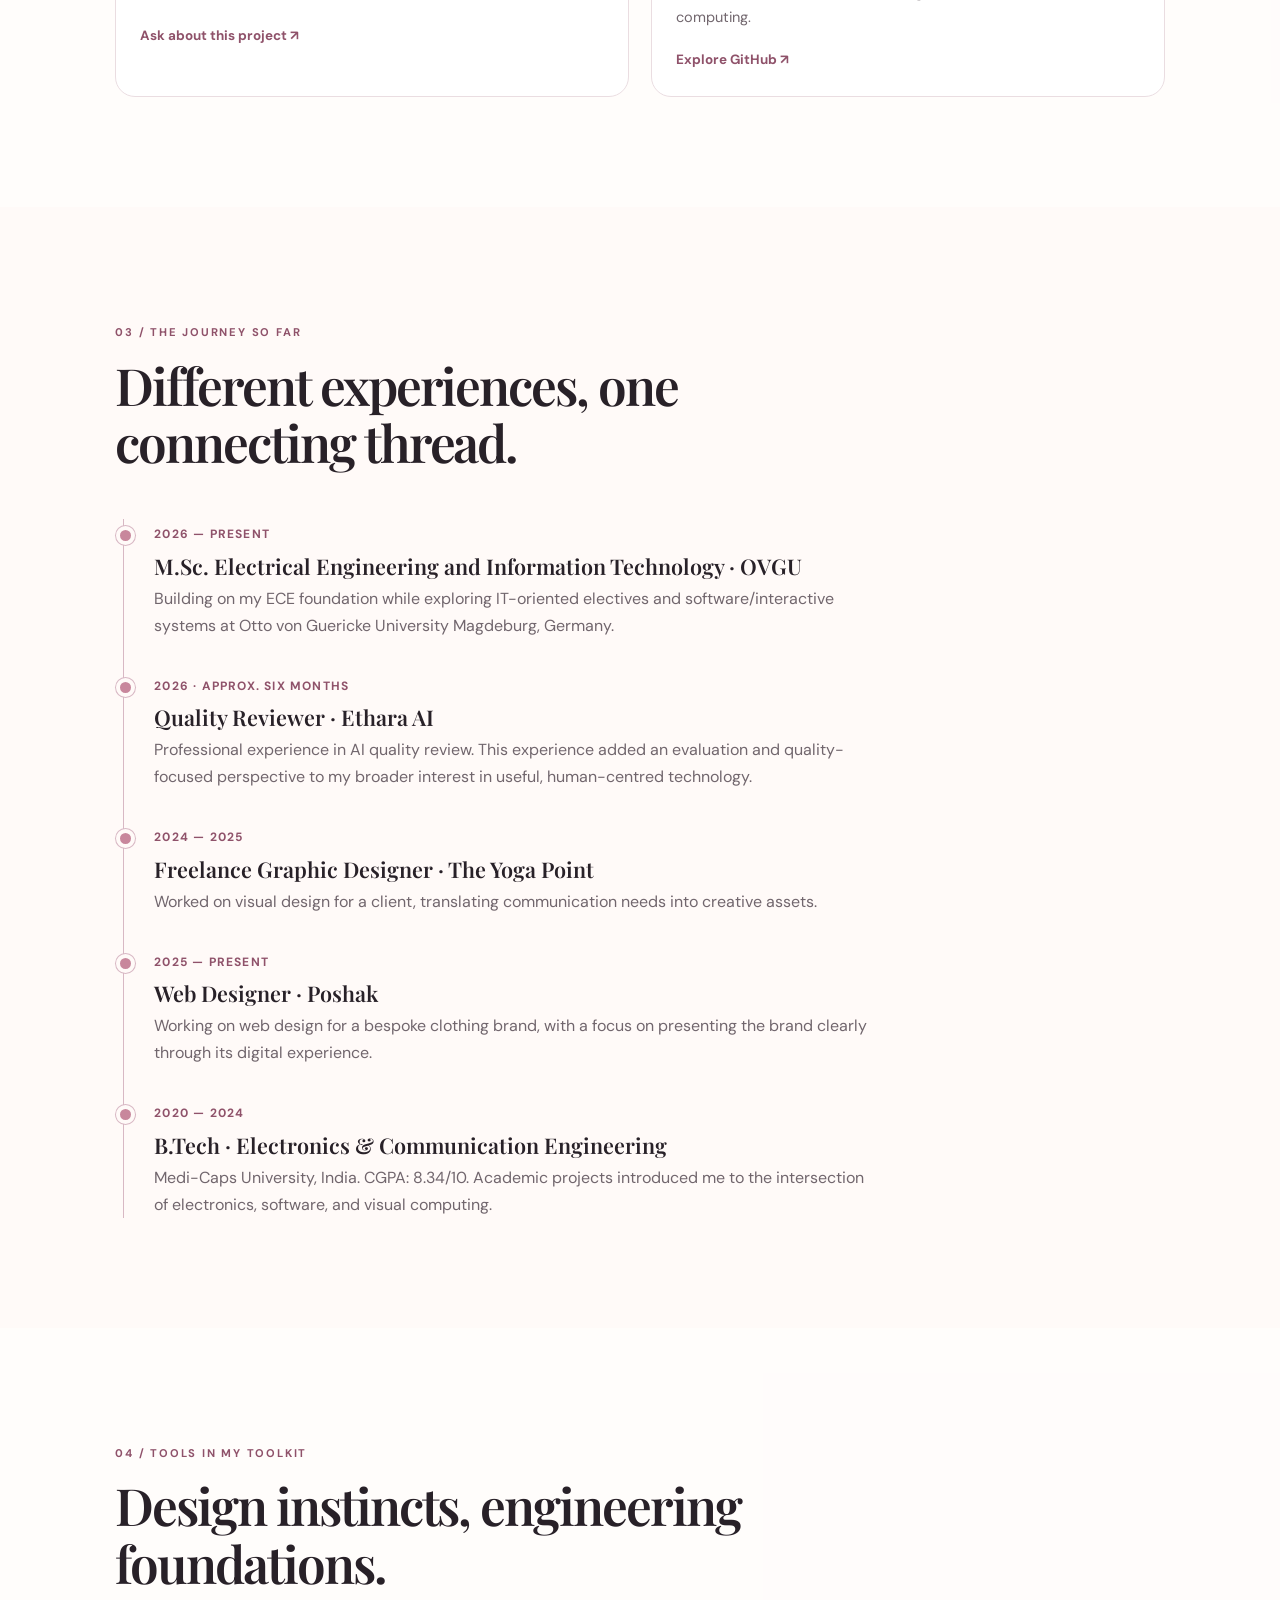
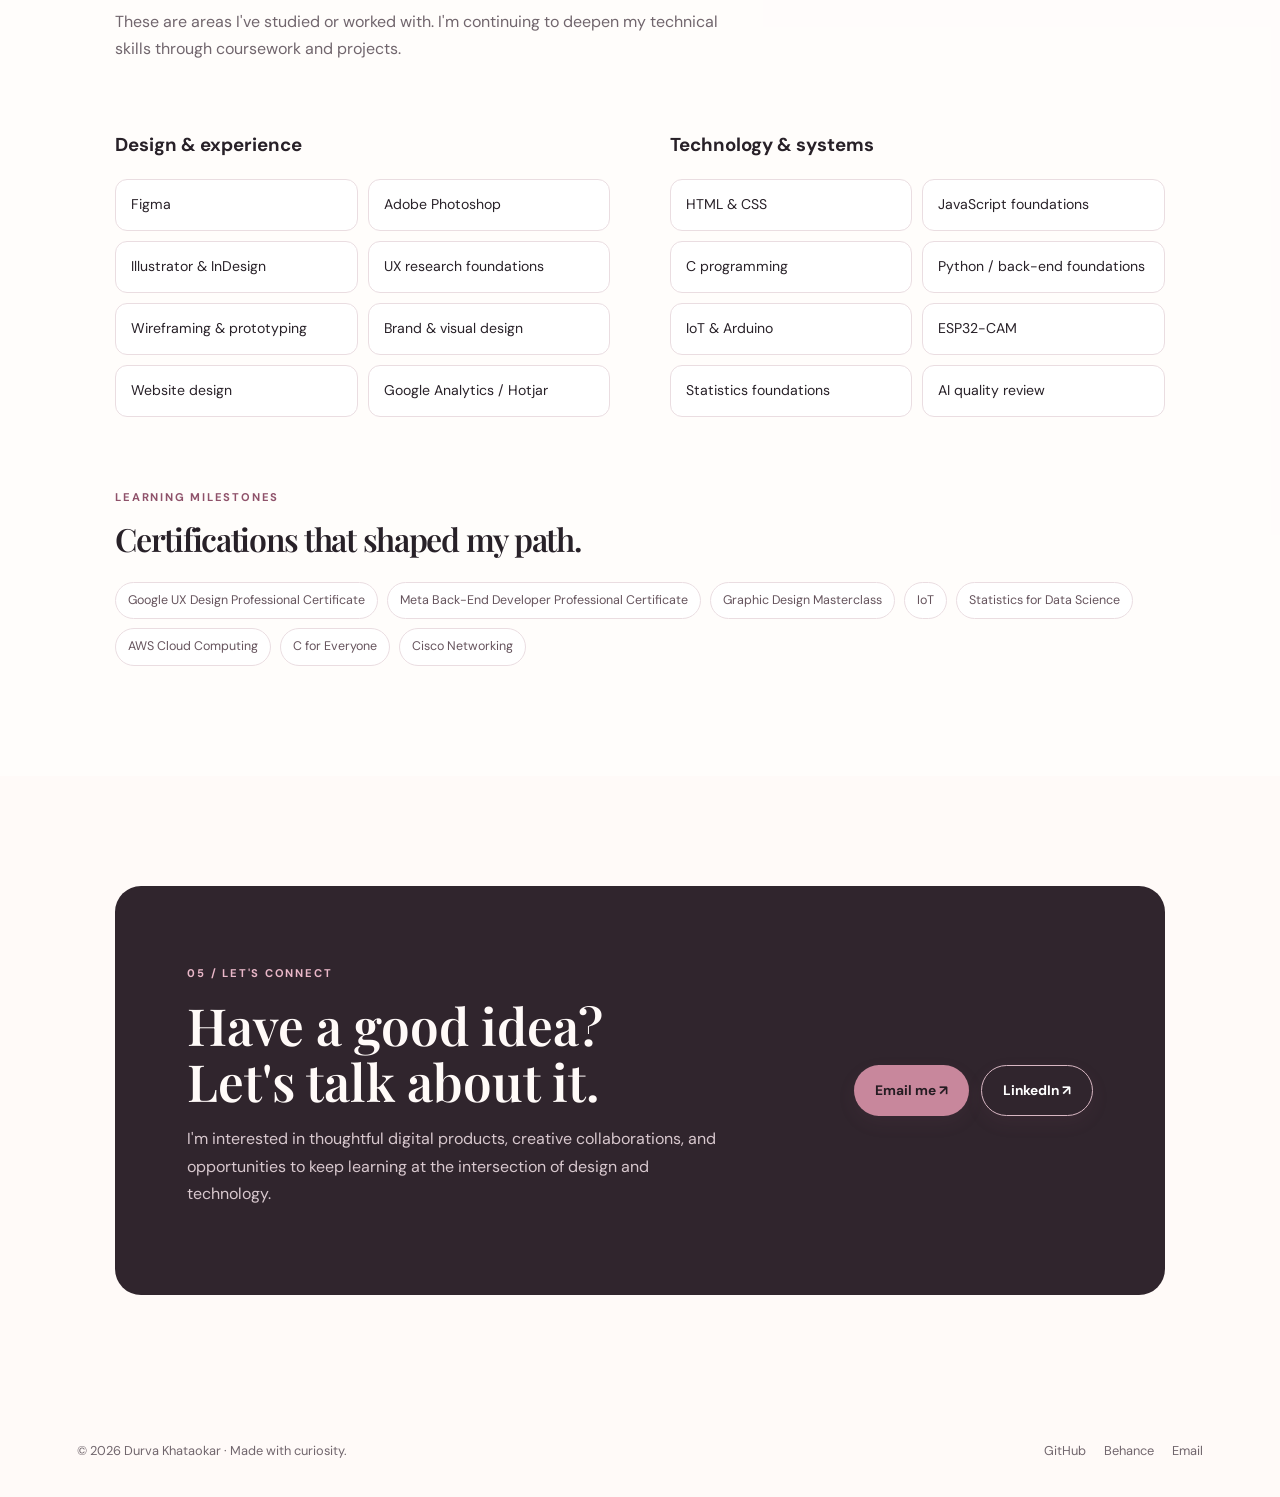
<file: preview.html>
<!doctype html>
<html lang="en">
<head>
  <meta charset="utf-8">
  <meta name="viewport" content="width=device-width, initial-scale=1">
  <meta name="theme-color" content="#f5e8ec">
  <meta name="description" content="Durva Khataokar — UX design, software, AI quality evaluation, and interactive systems.">
  <meta name="author" content="Durva Khataokar">
  <title>Durva Khataokar — Human-centred technology</title>
  <link rel="icon" type="image/png" sizes="32x32" href="DK-32x32.png">
  <link rel="stylesheet" href="css/portfolio-redesign.css">
  <script src="js/portfolio-redesign.js" defer></script>
</head>
<body>
  <header class="site-header">
    <a class="brand" href="#top" aria-label="Durva Khataokar, home">durva<span>.</span></a>
    <nav class="nav" aria-label="Main navigation">
      <a href="#about">About</a><a href="#work">Selected work</a><a href="#journey">Journey</a>
      <a class="nav-contact" href="#contact">Say hello ↗</a>
    </nav>
  </header>

  <main>
    <section class="hero" id="top" data-mood="idle" aria-label="Interactive introduction">
      <div class="hero-side left">
        <span class="eyebrow">Engineer by training · Designer by curiosity</span>
        <h1>Hi, I'm<br>Durva.</h1>
        <p class="hero-copy">I explore the space where thoughtful design meets technology — from digital experiences to the systems behind them.</p>
        <p class="microcopy"><span class="dot"></span> Currently pursuing M.Sc. EEIT at OVGU, Germany</p>
      </div>

      <div class="hero-art" aria-label="Animated illustration of Durva working and welcoming visitors">
        <div class="halo" aria-hidden="true"></div>
        <div class="character-image-wrap">
          <video
            class="hero-character-video"
            autoplay
            muted
            playsinline
            preload="auto"
            poster="images/durva-working.png"
            aria-label="Durva working at her laptop, then welcoming visitors and pointing toward her portfolio"
          >
            <source src="Woman_working_and_welcoming_visitor_20261017194016.mp4" type="video/mp4">
          </video>
        </div>
      </div>

      <div class="hero-side right">
        <span class="eyebrow">Curious mind, many tabs open</span>
        <p class="hero-copy">UX · Web design · AI quality evaluation · Interactive systems</p>
      </div>
      <a class="scroll-cue" href="#about">A little more about me ↓</a>
    </section>

    <section class="section" id="about">
      <div class="section-heading reveal">
        <span class="eyebrow">01 / The person behind the pixels</span>
        <h2>Design-minded. Tech-grounded.</h2>
      </div>
      <div class="about-grid">
        <div class="about-note reveal">“How can we make technology more intuitive, useful, and human?”</div>
        <div class="about-text reveal">
          <p>I'm Durva — an engineering graduate, digital designer, and curious problem-solver interested in how people experience technology.</p>
          <p>My journey began with Electronics and Communication Engineering, where I explored the technical side of systems through programming and an ESP32-CAM image-stylization project. Along the way, I found myself drawn to the human side of technology: how an interface communicates, how a product feels to use, and how thoughtful design can make complex things simpler.</p>
          <p>I've since worked on UI/UX, graphic design, and client websites, and gained professional experience as a Quality Reviewer at Ethara AI. I'm now pursuing an M.Sc. in Electrical Engineering and Information Technology at Otto von Guericke University Magdeburg, with an interest in software-oriented and interactive systems.</p>
          <p>I'm building toward work that brings together design thinking, technical understanding, and responsible, useful AI experiences.</p>
          <div class="chips"><span class="chip">Human-centred design</span><span class="chip">UX & prototyping</span><span class="chip">Web experiences</span><span class="chip">AI quality evaluation</span><span class="chip">IoT & embedded systems</span></div>
        </div>
      </div>
    </section>

    <section class="section" id="work" style="background:#fffdfc">
      <div class="section-heading reveal">
        <span class="eyebrow">02 / Selected work</span>
        <h2>A few things I've explored and created.</h2>
        <p>A mix of user experience, digital design, client work, and engineering. Case studies will grow as I document the process and outcomes behind each project.</p>
      </div>
      <div class="work-grid">
        <article class="project-card reveal">
          <div class="project-visual project-image"><img src="images/portfolio/car-app.jpg" alt="Car booking app design preview" loading="lazy"><span class="image-caption">Product design · Figma</span></div>
          <div class="project-info"><span class="tag">UI/UX · Figma</span><h3>Car Booking App</h3><p>A product-design exploration focused on helping users browse options and move through a booking flow with clarity.</p><a class="project-link" href="https://www.behance.net/gallery/189616307/Car-Booking-App-by-Durva-K" target="_blank" rel="noreferrer">View case study ↗</a></div>
        </article>
        <article class="project-card reveal">
          <div class="project-visual alt project-image"><img src="images/portfolio/thumbnail.png" alt="Poshak web design preview" loading="lazy"><span class="image-caption">Bespoke fashion · Web design</span></div>
          <div class="project-info"><span class="tag">Web design · Client work</span><h3>Poshak</h3><p>Website design for a bespoke clothing brand, bringing its visual identity and customer experience together online.</p><a class="project-link" href="mailto:durva@khataokar.in?subject=Poshak%20website%20project" >Ask about this project ↗</a></div>
        </article>
        <article class="project-card reveal">
          <div class="project-visual third project-image"><img src="images/portfolio/woodcraft.jpg" alt="Graphic design portfolio preview" loading="lazy"><span class="image-caption">Visual identity · Graphic design</span></div>
          <div class="project-info"><span class="tag">Graphic design · Branding</span><h3>The Yoga Point</h3><p>Freelance design work supporting brand communication and digital creative needs.</p><a class="project-link" href="mailto:durva@khataokar.in?subject=The%20Yoga%20Point%20design%20project">Ask about this project ↗</a></div>
        </article>
        <article class="project-card reveal">
          <div class="project-visual fourth project-image"><img src="images/portfolio/shout-and-jump.jpg" alt="ESP32-CAM image stylization project preview" loading="lazy"><span class="image-caption">Computer vision · Embedded systems</span></div>
          <div class="project-info"><span class="tag">ECE · IoT · Computer vision</span><h3>Image Stylization with ESP32-CAM</h3><p>An academic project exploring image stylization through a designed website and ESP32-CAM, connecting software, hardware, and visual computing.</p><a class="project-link" href="https://github.com/OreoMcFlurry8212" target="_blank" rel="noreferrer">Explore GitHub ↗</a></div>
        </article>
      </div>
    </section>

    <section class="section" id="journey">
      <div class="section-heading reveal">
        <span class="eyebrow">03 / The journey so far</span>
        <h2>Different experiences, one connecting thread.</h2>
      </div>
      <div class="timeline">
        <article class="timeline-item reveal"><span class="time">2026 — Present</span><h3>M.Sc. Electrical Engineering and Information Technology · OVGU</h3><p>Building on my ECE foundation while exploring IT-oriented electives and software/interactive systems at Otto von Guericke University Magdeburg, Germany.</p></article>
        <article class="timeline-item reveal"><span class="time">2026 · Approx. six months</span><h3>Quality Reviewer · Ethara AI</h3><p>Professional experience in AI quality review. This experience added an evaluation and quality-focused perspective to my broader interest in useful, human-centred technology.</p></article>
        <article class="timeline-item reveal"><span class="time">2024 — 2025</span><h3>Freelance Graphic Designer · The Yoga Point</h3><p>Worked on visual design for a client, translating communication needs into creative assets.</p></article>
        <article class="timeline-item reveal"><span class="time">2025 — Present</span><h3>Web Designer · Poshak</h3><p>Working on web design for a bespoke clothing brand, with a focus on presenting the brand clearly through its digital experience.</p></article>
        <article class="timeline-item reveal"><span class="time">2020 — 2024</span><h3>B.Tech · Electronics & Communication Engineering</h3><p>Medi-Caps University, India. CGPA: 8.34/10. Academic projects introduced me to the intersection of electronics, software, and visual computing.</p></article>
      </div>
    </section>

    <section class="section" style="background:#fffdfc">
      <div class="section-heading reveal"><span class="eyebrow">04 / Tools in my toolkit</span><h2>Design instincts, engineering foundations.</h2><p>These are areas I've studied or worked with. I'm continuing to deepen my technical skills through coursework and projects.</p></div>
      <div class="two-col">
        <div class="reveal"><h3>Design & experience</h3><div class="skill-list"><span class="skill">Figma</span><span class="skill">Adobe Photoshop</span><span class="skill">Illustrator & InDesign</span><span class="skill">UX research foundations</span><span class="skill">Wireframing & prototyping</span><span class="skill">Brand & visual design</span><span class="skill">Website design</span><span class="skill">Google Analytics / Hotjar</span></div></div>
        <div class="reveal"><h3>Technology & systems</h3><div class="skill-list"><span class="skill">HTML & CSS</span><span class="skill">JavaScript foundations</span><span class="skill">C programming</span><span class="skill">Python / back-end foundations</span><span class="skill">IoT & Arduino</span><span class="skill">ESP32-CAM</span><span class="skill">Statistics foundations</span><span class="skill">AI quality review</span></div></div>
      </div>
      <div class="section-heading reveal" style="margin-top:65px;margin-bottom:24px"><span class="eyebrow">Learning milestones</span><h2 style="font-size:2rem">Certifications that shaped my path.</h2></div>
      <div class="chips reveal"><span class="chip">Google UX Design Professional Certificate</span><span class="chip">Meta Back-End Developer Professional Certificate</span><span class="chip">Graphic Design Masterclass</span><span class="chip">IoT</span><span class="chip">Statistics for Data Science</span><span class="chip">AWS Cloud Computing</span><span class="chip">C for Everyone</span><span class="chip">Cisco Networking</span></div>
    </section>

    <section class="section" id="contact">
      <div class="contact reveal">
        <div><span class="eyebrow" style="color:#e9b7c8">05 / Let's connect</span><h2>Have a good idea?<br>Let's talk about it.</h2><p>I'm interested in thoughtful digital products, creative collaborations, and opportunities to keep learning at the intersection of design and technology.</p></div>
        <div style="display:flex;gap:12px;flex-wrap:wrap"><a class="button" href="mailto:durva@khataokar.in">Email me ↗</a><a class="button outline" href="https://www.linkedin.com/in/durva-khataokar" target="_blank" rel="noreferrer">LinkedIn ↗</a></div>
      </div>
    </section>
  </main>
  <footer class="site-footer"><span>© <span data-year>2026</span> Durva Khataokar · Made with curiosity.</span><div class="footer-links"><a href="https://github.com/OreoMcFlurry8212" target="_blank" rel="noreferrer">GitHub</a><a href="https://www.behance.net/durvamk" target="_blank" rel="noreferrer">Behance</a><a href="mailto:durva@khataokar.in">Email</a></div></footer>
</body>
</html>
</file>
<file: css/base.css>
/* =================================================================== 
 *  Ethos Base Stylesheet
 *  Ver. 1.0.0
 *  11-05-2019
 *  ------------------------------------------------------------------
 *
 *  TOC:
 *	# imports
 *	# normalize
 *	# basic/base setup styles
 *	# grid v2.1.2
 *	# block grids
 *	# MISC
 *
 * =================================================================== */



/* ===================================================================
 * # imports 
 *
 * ------------------------------------------------------------------- */
@import url("https://fonts.googleapis.com/css?family=Gothic+A1:300,300i,400,400i,500,500i,600,600i,700,700i|Martel:300,300i,400,400i,700,700i,900,900i|Work+Sans:600,700&display=swap");



/* ==========================================================================
 * # normalize
 * normalize.css v8.0.1 | MIT License |
 * github.com/necolas/normalize.css
 *
 * -------------------------------------------------------------------------- */

/* ------------------------------------------------------------------- 
 * ## document
 * ------------------------------------------------------------------- */

/* 1. Correct the line height in all browsers.
 * 2. Prevent adjustments of font size after orientation changes in iOS.*/
html {
	line-height: 1.15;  /* 1 */
	-webkit-text-size-adjust: 100%;  /* 2 */
}

/* ------------------------------------------------------------------- 
 * ## sections
 * ------------------------------------------------------------------- */

/* Remove the margin in all browsers. */
body {
	margin: 0;
}

/* Render the `main` element consistently in IE. */
main {
	display: block;
}

/* Correct the font size and margin on `h1` elements within `section` and
 * `article` contexts in Chrome, Firefox, and Safari. */
h1 {
	font-size: 2em;
	margin: 0.67em 0;
}

/* ------------------------------------------------------------------- 
 * ## grouping
 * ------------------------------------------------------------------- */

/* 1. Add the correct box sizing in Firefox.
 * 2. Show the overflow in Edge and IE. */
hr {
	-webkit-box-sizing: content-box;
	box-sizing: content-box;  /* 1 */
	height: 0;  /* 1 */
	overflow: visible;  /* 2 */
}

/* 1. Correct the inheritance and scaling of font size in all browsers.
 * 2. Correct the odd `em` font sizing in all browsers. */
pre {
	font-family: monospace, monospace;  /* 1 */
	font-size: 1em;  /* 2 */
}

/* ------------------------------------------------------------------- 
 * ## text-level semantics
 * ------------------------------------------------------------------- */

/* Remove the gray background on active links in IE 10. */
a {
	background-color: transparent;
}

/* 1. Remove the bottom border in Chrome 57-
 * 2. Add the correct text decoration in Chrome, Edge, IE, Opera, and Safari. */
abbr[title] {
	border-bottom: none;  /* 1 */
	text-decoration: underline;  /* 2 */
	-webkit-text-decoration: underline dotted;
	text-decoration: underline dotted;  /* 2 */
}

/* Add the correct font weight in Chrome, Edge, and Safari. */
b,
strong {
	font-weight: bolder;
}

/* 1. Correct the inheritance and scaling of font size in all browsers.
 * 2. Correct the odd `em` font sizing in all browsers. */
code,
kbd,
samp {
	font-family: monospace, monospace;  /* 1 */
	font-size: 1em;  /* 2 */
}

/* Add the correct font size in all browsers. */
small {
	font-size: 80%;
}

/* Prevent `sub` and `sup` elements from affecting the line height in
 * all browsers. */
sub,
sup {
	font-size: 75%;
	line-height: 0;
	position: relative;
	vertical-align: baseline;
}

sub {
	bottom: -0.25em;
}

sup {
	top: -0.5em;
}

/* ------------------------------------------------------------------- 
 * ## embedded content
 * ------------------------------------------------------------------- */

/* Remove the border on images inside links in IE 10. */
img {
	border-style: none;
}

/* ------------------------------------------------------------------- 
 * ## forms
 * ------------------------------------------------------------------- */

/* 1. Change the font styles in all browsers.
 * 2. Remove the margin in Firefox and Safari. */
button,
input,
optgroup,
select,
textarea {
	font-family: inherit;  /* 1 */
	font-size: 100%;  /* 1 */
	line-height: 1.15;  /* 1 */
	margin: 0;  /* 2 */
}

/* Show the overflow in IE.
 * 1. Show the overflow in Edge. */
button,
input {

	/* 1 */
	overflow: visible;
}

/* Remove the inheritance of text transform in Edge, Firefox, and IE.
 * 1. Remove the inheritance of text transform in Firefox. */
button,
select {

	/* 1 */
	text-transform: none;
}

/* Correct the inability to style clickable types in iOS and Safari. */
button,
[type="button"],
[type="reset"],
[type="submit"] {
	-webkit-appearance: button;
}

/* Remove the inner border and padding in Firefox. */
button::-moz-focus-inner,
[type="button"]::-moz-focus-inner,
[type="reset"]::-moz-focus-inner,
[type="submit"]::-moz-focus-inner {
	border-style: none;
	padding: 0;
}

/* Restore the focus styles unset by the previous rule. */
button:-moz-focusring,
[type="button"]:-moz-focusring,
[type="reset"]:-moz-focusring,
[type="submit"]:-moz-focusring {
	outline: 1px dotted ButtonText;
}

/* Correct the padding in Firefox. */
fieldset {
	padding: 0.35em 0.75em 0.625em;
}

/* 1. Correct the text wrapping in Edge and IE.
 * 2. Correct the color inheritance from `fieldset` elements in IE.
 * 3. Remove the padding so developers are not caught out when they zero out
 *    `fieldset` elements in all browsers. */
legend {
	-webkit-box-sizing: border-box;
	box-sizing: border-box;  /* 1 */
	color: inherit;  /* 2 */
	display: table;  /* 1 */
	max-width: 100%;  /* 1 */
	padding: 0;  /* 3 */
	white-space: normal;  /* 1 */
}

/* Add the correct vertical alignment in Chrome, Firefox, and Opera. */
progress {
	vertical-align: baseline;
}

/* Remove the default vertical scrollbar in IE 10+. */
textarea {
	overflow: auto;
}

/* 1. Add the correct box sizing in IE 10.
 * 2. Remove the padding in IE 10. */
[type="checkbox"],
[type="radio"] {
	-webkit-box-sizing: border-box;
	box-sizing: border-box;  /* 1 */
	padding: 0;  /* 2 */
}

/* Correct the cursor style of increment and decrement buttons in Chrome. */
[type="number"]::-webkit-inner-spin-button,
[type="number"]::-webkit-outer-spin-button {
	height: auto;
}

/* 1. Correct the odd appearance in Chrome and Safari.
 * 2. Correct the outline style in Safari. */
[type="search"] {
	-webkit-appearance: textfield;  /* 1 */
	outline-offset: -2px;  /* 2 */
}

/* Remove the inner padding in Chrome and Safari on macOS. */
[type="search"]::-webkit-search-decoration {
	-webkit-appearance: none;
}

/* 1. Correct the inability to style clickable types in iOS and Safari.
 * 2. Change font properties to `inherit` in Safari. */
::-webkit-file-upload-button {
	-webkit-appearance: button;  /* 1 */
	font: inherit;  /* 2 */
}

/* ------------------------------------------------------------------- 
 * ## interactive
 * ------------------------------------------------------------------- */

/* Add the correct display in Edge, IE 10+, and Firefox. */
details {
	display: block;
}

/* Add the correct display in all browsers. */
summary {
	display: list-item;
}

/* ------------------------------------------------------------------- 
 * ## misc
 * ------------------------------------------------------------------- */

/* Add the correct display in IE 10+. */
template {
	display: none;
}

/* Add the correct display in IE 10. */
[hidden] {
	display: none;
}



/* ===================================================================
 * # basic/base setup styles
 *
 * ------------------------------------------------------------------- */
html {
	font-size: 62.5%;
	-webkit-box-sizing: border-box;
	box-sizing: border-box;
}

*,
*::before,
*::after {
	-webkit-box-sizing: inherit;
	box-sizing: inherit;
}

body {
	font-weight: normal;
	line-height: 1;
	word-wrap: break-word;
	-moz-font-smoothing: grayscale;
	-moz-osx-font-smoothing: grayscale;
	-webkit-font-smoothing: antialiased;
	-webkit-overflow-scrolling: touch;
	-webkit-text-size-adjust: none;
}

/* ------------------------------------------------------------------- 
 * ## Media
 * ------------------------------------------------------------------- */
svg,
img,
video
embed,
iframe,
object {
	max-width: 100%;
	height: auto;
}

/* ------------------------------------------------------------------- 
 * ## Typography resets 
 * ------------------------------------------------------------------- */
div, dl, dt, dd, ul, ol, li, h1, h2, h3, h4, h5, h6, pre, form, p, blockquote, th, td {
	margin: 0;
	padding: 0;
}

p {
	font-size: inherit;
	text-rendering: optimizeLegibility;
}

em,
i {
	font-style: italic;
	line-height: inherit;
}

strong,
b {
	font-weight: bold;
	line-height: inherit;
}

small {
	font-size: 60%;
	line-height: inherit;
}

ol,
ul {
	list-style: none;
}

li {
	display: block;
}

/* ------------------------------------------------------------------- 
 * ## links
 * ------------------------------------------------------------------- */
a {
	text-decoration: none;
	line-height: inherit;
}

a img {
	border: none;
}

/* ------------------------------------------------------------------- 
 * ## inputs
 * ------------------------------------------------------------------- */
fieldset {
	margin: 0;
	padding: 0;
}

input[type="email"],
input[type="number"],
input[type="search"],
input[type="text"],
input[type="tel"],
input[type="url"],
input[type="password"],
textarea {
	-webkit-appearance: none;
	-moz-appearance: none;
	appearance: none;
}



/* ===================================================================
 * # grid v2.1.2
 *
 *   -----------------------------------------------------------------
 * - Grid breakpoints are based on MAXIMUM WIDTH media queries, 
 *   meaning they apply to that one breakpoint and ALL THOSE BELOW IT.
 * - Grid columns without a specified width will automatically layout 
 *   as equal width columns.
 * ------------------------------------------------------------------- */

/* rows
 * ------------------------------------- */
.row {
	width: 89%;
	max-width: 1200px;
	margin: 0 auto;
	display: -ms-flexbox;
	display: -webkit-box;
	display: flex;
	-ms-flex-flow: row wrap;
	-webkit-box-orient: horizontal;
	-webkit-box-direction: normal;
	flex-flow: row wrap;
}

.row .row {
	width: auto;
	max-width: none;
	margin-left: -20px;
	margin-right: -20px;
}

/* columns
 * -------------------------------------- */
.column {
	-ms-flex: 1 1 0%;
	-webkit-box-flex: 1;
	flex: 1 1 0%;
	padding: 0 20px;
}

.collapse > .column,
.column.collapse {
	padding: 0;
}

/* flex row containers utility classes
 * ----------------------------------------- */
.row.row-wrap {
	-ms-flex-wrap: wrap;
	flex-wrap: wrap;
}

.row.row-nowrap {
	-ms-flex-wrap: none;
	flex-wrap: nowrap;
}

.row.row-y-top {
	-ms-flex-align: start;
	-webkit-box-align: start;
	align-items: flex-start;
}

.row.row-y-bottom {
	-ms-flex-align: end;
	-webkit-box-align: end;
	align-items: flex-end;
}

.row.row-y-center {
	-ms-flex-align: center;
	-webkit-box-align: center;
	align-items: center;
}

.row.row-stretch {
	-ms-flex-align: stretch;
	-webkit-box-align: stretch;
	align-items: stretch;
}

.row.row-baseline {
	-ms-flex-align: baseline;
	-webkit-box-align: baseline;
	align-items: baseline;
}

.row.row-x-left {
	-ms-flex-pack: start;
	-webkit-box-pack: start;
	justify-content: flex-start;
}

.row.row-x-right {
	-ms-flex-pack: end;
	-webkit-box-pack: end;
	justify-content: flex-end;
}

.row.row-x-center {
	-ms-flex-pack: center;
	-webkit-box-pack: center;
	justify-content: center;
}

/* flex item utility alignment classes
 * ----------------------------------------- */
.align-center {
	margin: auto;
	-webkit-align-self: center;
	-ms-flex-item-align: center;
	-ms-grid-row-align: center;
	align-self: center;
}

.align-left {
	margin-right: auto;
	-webkit-align-self: center;
	-ms-flex-item-align: center;
	-ms-grid-row-align: center;
	align-self: center;
}

.align-right {
	margin-left: auto;
	-webkit-align-self: center;
	-ms-flex-item-align: center;
	-ms-grid-row-align: center;
	align-self: center;
}

.align-x-center {
	margin-right: auto;
	margin-left: auto;
}

.align-x-left {
	margin-right: auto;
}

.align-x-right {
	margin-left: auto;
}

.align-y-center {
	-webkit-align-self: center;
	-ms-flex-item-align: center;
	-ms-grid-row-align: center;
	align-self: center;
}

.align-y-top {
	-webkit-align-self: flex-start;
	-ms-flex-item-align: start;
	align-self: flex-start;
}

.align-y-bottom {
	-webkit-align-self: flex-end;
	-ms-flex-item-align: end;
	align-self: flex-end;
}

/* large screen column widths 
 * -------------------------------------- */
.large-1 {
	-ms-flex: 0 0 8.33333%;
	-webkit-box-flex: 0;
	flex: 0 0 8.33333%;
	max-width: 8.33333%;
}

.large-2 {
	-ms-flex: 0 0 16.66667%;
	-webkit-box-flex: 0;
	flex: 0 0 16.66667%;
	max-width: 16.66667%;
}

.large-3 {
	-ms-flex: 0 0 25%;
	-webkit-box-flex: 0;
	flex: 0 0 25%;
	max-width: 25%;
}

.large-4 {
	-ms-flex: 0 0 33.33333%;
	-webkit-box-flex: 0;
	flex: 0 0 33.33333%;
	max-width: 33.33333%;
}

.large-5 {
	-ms-flex: 0 0 41.66667%;
	-webkit-box-flex: 0;
	flex: 0 0 41.66667%;
	max-width: 41.66667%;
}

.large-6,
.large-half {
	-ms-flex: 0 0 50%;
	-webkit-box-flex: 0;
	flex: 0 0 50%;
	max-width: 50%;
}

.large-7 {
	-ms-flex: 0 0 58.33333%;
	-webkit-box-flex: 0;
	flex: 0 0 58.33333%;
	max-width: 58.33333%;
}

.large-8 {
	-ms-flex: 0 0 66.66667%;
	-webkit-box-flex: 0;
	flex: 0 0 66.66667%;
	max-width: 66.66667%;
}

.large-9 {
	-ms-flex: 0 0 75%;
	-webkit-box-flex: 0;
	flex: 0 0 75%;
	max-width: 75%;
}

.large-10 {
	-ms-flex: 0 0 83.33333%;
	-webkit-box-flex: 0;
	flex: 0 0 83.33333%;
	max-width: 83.33333%;
}

.large-11 {
	-ms-flex: 0 0 91.66667%;
	-webkit-box-flex: 0;
	flex: 0 0 91.66667%;
	max-width: 91.66667%;
}

.large-12,
.large-full {
	-ms-flex: 0 0 100%;
	-webkit-box-flex: 0;
	flex: 0 0 100%;
	max-width: 100%;
}

/* ------------------------------------------------------------------- 
 * ## medium screen devices
 * ------------------------------------------------------------------- */
@media screen and (max-width:1200px) {
	.row .row {
		margin-left: -16px;
		margin-right: -16px;
	}

	.column {
		padding: 0 16px;
	}

	.medium-1 {
		-ms-flex: 0 0 8.33333%;
		-webkit-box-flex: 0;
		flex: 0 0 8.33333%;
		max-width: 8.33333%;
	}

	.medium-2 {
		-ms-flex: 0 0 16.66667%;
		-webkit-box-flex: 0;
		flex: 0 0 16.66667%;
		max-width: 16.66667%;
	}

	.medium-3 {
		-ms-flex: 0 0 25%;
		-webkit-box-flex: 0;
		flex: 0 0 25%;
		max-width: 25%;
	}

	.medium-4 {
		-ms-flex: 0 0 33.33333%;
		-webkit-box-flex: 0;
		flex: 0 0 33.33333%;
		max-width: 33.33333%;
	}

	.medium-5 {
		-ms-flex: 0 0 41.66667%;
		-webkit-box-flex: 0;
		flex: 0 0 41.66667%;
		max-width: 41.66667%;
	}

	.medium-6,
	.medium-half {
		-ms-flex: 0 0 50%;
		-webkit-box-flex: 0;
		flex: 0 0 50%;
		max-width: 50%;
	}

	.medium-7 {
		-ms-flex: 0 0 58.33333%;
		-webkit-box-flex: 0;
		flex: 0 0 58.33333%;
		max-width: 58.33333%;
	}

	.medium-8 {
		-ms-flex: 0 0 66.66667%;
		-webkit-box-flex: 0;
		flex: 0 0 66.66667%;
		max-width: 66.66667%;
	}

	.medium-9 {
		-ms-flex: 0 0 75%;
		-webkit-box-flex: 0;
		flex: 0 0 75%;
		max-width: 75%;
	}

	.medium-10 {
		-ms-flex: 0 0 83.33333%;
		-webkit-box-flex: 0;
		flex: 0 0 83.33333%;
		max-width: 83.33333%;
	}

	.medium-11 {
		-ms-flex: 0 0 91.66667%;
		-webkit-box-flex: 0;
		flex: 0 0 91.66667%;
		max-width: 91.66667%;
	}

	.medium-12,
	.medium-full {
		-ms-flex: 0 0 100%;
		-webkit-box-flex: 0;
		flex: 0 0 100%;
		max-width: 100%;
	}

}

/* ------------------------------------------------------------------- 
 * ## tablets
 * ------------------------------------------------------------------- */
@media screen and (max-width:800px) {
	.tab-1 {
		-ms-flex: 0 0 8.33333%;
		-webkit-box-flex: 0;
		flex: 0 0 8.33333%;
		max-width: 8.33333%;
	}

	.tab-2 {
		-ms-flex: 0 0 16.66667%;
		-webkit-box-flex: 0;
		flex: 0 0 16.66667%;
		max-width: 16.66667%;
	}

	.tab-3 {
		-ms-flex: 0 0 25%;
		-webkit-box-flex: 0;
		flex: 0 0 25%;
		max-width: 25%;
	}

	.tab-4 {
		-ms-flex: 0 0 33.33333%;
		-webkit-box-flex: 0;
		flex: 0 0 33.33333%;
		max-width: 33.33333%;
	}

	.tab-5 {
		-ms-flex: 0 0 41.66667%;
		-webkit-box-flex: 0;
		flex: 0 0 41.66667%;
		max-width: 41.66667%;
	}

	.tab-6,
	.tab-half {
		-ms-flex: 0 0 50%;
		-webkit-box-flex: 0;
		flex: 0 0 50%;
		max-width: 50%;
	}

	.tab-7 {
		-ms-flex: 0 0 58.33333%;
		-webkit-box-flex: 0;
		flex: 0 0 58.33333%;
		max-width: 58.33333%;
	}

	.tab-8 {
		-ms-flex: 0 0 66.66667%;
		-webkit-box-flex: 0;
		flex: 0 0 66.66667%;
		max-width: 66.66667%;
	}

	.tab-9 {
		-ms-flex: 0 0 75%;
		-webkit-box-flex: 0;
		flex: 0 0 75%;
		max-width: 75%;
	}

	.tab-10 {
		-ms-flex: 0 0 83.33333%;
		-webkit-box-flex: 0;
		flex: 0 0 83.33333%;
		max-width: 83.33333%;
	}

	.tab-11 {
		-ms-flex: 0 0 91.66667%;
		-webkit-box-flex: 0;
		flex: 0 0 91.66667%;
		max-width: 91.66667%;
	}

	.tab-12,
	.tab-full {
		-ms-flex: 0 0 100%;
		-webkit-box-flex: 0;
		flex: 0 0 100%;
		max-width: 100%;
	}

	.hide-on-tablet {
		display: none;
	}

}

/* ------------------------------------------------------------------- 
 * ## mobile devices 
 * ------------------------------------------------------------------- */
@media screen and (max-width:600px) {
	.row {
		width: 100%;
		padding-left: 24px;
		padding-right: 24px;
	}

	.row .row {
		margin-left: -10px;
		margin-right: -10px;
		padding-left: 0;
		padding-right: 0;
	}

	.column {
		padding: 0 10px;
	}

	.mob-1 {
		-ms-flex: 0 0 8.33333%;
		-webkit-box-flex: 0;
		flex: 0 0 8.33333%;
		max-width: 8.33333%;
	}

	.mob-2 {
		-ms-flex: 0 0 16.66667%;
		-webkit-box-flex: 0;
		flex: 0 0 16.66667%;
		max-width: 16.66667%;
	}

	.mob-3 {
		-ms-flex: 0 0 25%;
		-webkit-box-flex: 0;
		flex: 0 0 25%;
		max-width: 25%;
	}

	.mob-4 {
		-ms-flex: 0 0 33.33333%;
		-webkit-box-flex: 0;
		flex: 0 0 33.33333%;
		max-width: 33.33333%;
	}

	.mob-5 {
		-ms-flex: 0 0 41.66667%;
		-webkit-box-flex: 0;
		flex: 0 0 41.66667%;
		max-width: 41.66667%;
	}

	.mob-6,
	.mob-half {
		-ms-flex: 0 0 50%;
		-webkit-box-flex: 0;
		flex: 0 0 50%;
		max-width: 50%;
	}

	.mob-7 {
		-ms-flex: 0 0 58.33333%;
		-webkit-box-flex: 0;
		flex: 0 0 58.33333%;
		max-width: 58.33333%;
	}

	.mob-8 {
		-ms-flex: 0 0 66.66667%;
		-webkit-box-flex: 0;
		flex: 0 0 66.66667%;
		max-width: 66.66667%;
	}

	.mob-9 {
		-ms-flex: 0 0 75%;
		-webkit-box-flex: 0;
		flex: 0 0 75%;
		max-width: 75%;
	}

	.mob-10 {
		-ms-flex: 0 0 83.33333%;
		-webkit-box-flex: 0;
		flex: 0 0 83.33333%;
		max-width: 83.33333%;
	}

	.mob-11 {
		-ms-flex: 0 0 91.66667%;
		-webkit-box-flex: 0;
		flex: 0 0 91.66667%;
		max-width: 91.66667%;
	}

	.mob-12,
	.mob-full {
		-ms-flex: 0 0 100%;
		-webkit-box-flex: 0;
		flex: 0 0 100%;
		max-width: 100%;
	}

	.hide-on-mobile {
		display: none;
	}

}

/* ------------------------------------------------------------------- 
 * ## small mobile devices <= 400px
 * ------------------------------------------------------------------- */
@media screen and (max-width:400px) {
	.row {
		padding-left: 22px;
		padding-right: 22px;
	}

	.row .row {
		margin-left: 0;
		margin-right: 0;
	}

	.column {
		-ms-flex: 0 0 100%;
		-webkit-box-flex: 0;
		flex: 0 0 100%;
		max-width: 100%;
		width: 100%;
		margin-left: 0;
		margin-right: 0;
		padding: 0;
	}

}



/* ===================================================================
 * # block grids
 *
 * -------------------------------------------------------------------
 * Equally-sized columns define at parent/row level.
 * ------------------------------------------------------------------- */
.block-large-1-8 > .column {
	-ms-flex: 0 0 12.5%;
	-webkit-box-flex: 0;
	flex: 0 0 12.5%;
	max-width: 12.5%;
}

.block-large-1-6 > .column {
	-ms-flex: 0 0 16.66667%;
	-webkit-box-flex: 0;
	flex: 0 0 16.66667%;
	max-width: 16.66667%;
}

.block-large-1-5 > .column {
	-ms-flex: 0 0 20%;
	-webkit-box-flex: 0;
	flex: 0 0 20%;
	max-width: 20%;
}

.block-large-1-4 > .column {
	-ms-flex: 0 0 25%;
	-webkit-box-flex: 0;
	flex: 0 0 25%;
	max-width: 25%;
}

.block-large-1-3 > .column {
	-ms-flex: 0 0 33.33333%;
	-webkit-box-flex: 0;
	flex: 0 0 33.33333%;
	max-width: 33.33333%;
}

.block-large-1-2 > .column {
	-ms-flex: 0 0 50%;
	-webkit-box-flex: 0;
	flex: 0 0 50%;
	max-width: 50%;
}

.block-large-full > .column {
	-ms-flex: 0 0 100%;
	-webkit-box-flex: 0;
	flex: 0 0 100%;
	max-width: 100%;
}

/* ------------------------------------------------------------------- 
 * ## block grids - medium screen devices
 * ------------------------------------------------------------------- */
@media screen and (max-width:1200px) {
	.block-medium-1-8 > .column {
		-ms-flex: 0 0 12.5%;
		-webkit-box-flex: 0;
		flex: 0 0 12.5%;
		max-width: 12.5%;
	}

	.block-medium-1-6 > .column {
		-ms-flex: 0 0 16.66667%;
		-webkit-box-flex: 0;
		flex: 0 0 16.66667%;
		max-width: 16.66667%;
	}

	.block-medium-1-5 > .column {
		-ms-flex: 0 0 20%;
		-webkit-box-flex: 0;
		flex: 0 0 20%;
		max-width: 20%;
	}

	.block-medium-1-4 > .column {
		-ms-flex: 0 0 25%;
		-webkit-box-flex: 0;
		flex: 0 0 25%;
		max-width: 25%;
	}

	.block-medium-1-3 > .column {
		-ms-flex: 0 0 33.33333%;
		-webkit-box-flex: 0;
		flex: 0 0 33.33333%;
		max-width: 33.33333%;
	}

	.block-medium-1-2 > .column {
		-ms-flex: 0 0 50%;
		-webkit-box-flex: 0;
		flex: 0 0 50%;
		max-width: 50%;
	}

	.block-medium-full > .column {
		-ms-flex: 0 0 100%;
		-webkit-box-flex: 0;
		flex: 0 0 100%;
		max-width: 100%;
	}

}

/* ------------------------------------------------------------------- 
 * ## block grids - tablets
 * ------------------------------------------------------------------- */
@media screen and (max-width:800px) {
	.block-tab-1-8 > .column {
		-ms-flex: 0 0 12.5%;
		-webkit-box-flex: 0;
		flex: 0 0 12.5%;
		max-width: 12.5%;
	}

	.block-tab-1-6 > .column {
		-ms-flex: 0 0 16.66667%;
		-webkit-box-flex: 0;
		flex: 0 0 16.66667%;
		max-width: 16.66667%;
	}

	.block-tab-1-5 > .column {
		-ms-flex: 0 0 20%;
		-webkit-box-flex: 0;
		flex: 0 0 20%;
		max-width: 20%;
	}

	.block-tab-1-4 > .column {
		-ms-flex: 0 0 25%;
		-webkit-box-flex: 0;
		flex: 0 0 25%;
		max-width: 25%;
	}

	.block-tab-1-3 > .column {
		-ms-flex: 0 0 33.33333%;
		-webkit-box-flex: 0;
		flex: 0 0 33.33333%;
		max-width: 33.33333%;
	}

	.block-tab-1-2 > .column {
		-ms-flex: 0 0 50%;
		-webkit-box-flex: 0;
		flex: 0 0 50%;
		max-width: 50%;
	}

	.block-tab-full > .column {
		-ms-flex: 0 0 100%;
		-webkit-box-flex: 0;
		flex: 0 0 100%;
		max-width: 100%;
	}

}

/* ------------------------------------------------------------------- 
 * ## block grids - mobile devices
 * ------------------------------------------------------------------- */
@media screen and (max-width:600px) {
	.block-mob-1-8 > .column {
		-ms-flex: 0 0 12.5%;
		-webkit-box-flex: 0;
		flex: 0 0 12.5%;
		max-width: 12.5%;
	}

	.block-mob-1-6 > .column {
		-ms-flex: 0 0 16.66667%;
		-webkit-box-flex: 0;
		flex: 0 0 16.66667%;
		max-width: 16.66667%;
	}

	.block-mob-1-5 > .column {
		-ms-flex: 0 0 20%;
		-webkit-box-flex: 0;
		flex: 0 0 20%;
		max-width: 20%;
	}

	.block-mob-1-4 > .column {
		-ms-flex: 0 0 25%;
		-webkit-box-flex: 0;
		flex: 0 0 25%;
		max-width: 25%;
	}

	.block-mob-1-3 > .column {
		-ms-flex: 0 0 33.33333%;
		-webkit-box-flex: 0;
		flex: 0 0 33.33333%;
		max-width: 33.33333%;
	}

	.block-mob-1-2 > .column {
		-ms-flex: 0 0 50%;
		-webkit-box-flex: 0;
		flex: 0 0 50%;
		max-width: 50%;
	}

	.block-mob-full > .column {
		-ms-flex: 0 0 100%;
		-webkit-box-flex: 0;
		flex: 0 0 100%;
		max-width: 100%;
	}

}

/* ------------------------------------------------------------------- 
 * ## block grids - small mobile devices <= 400px
 * ------------------------------------------------------------------- */
@media screen and (max-width:400px) {
	.stack > .column {
		-ms-flex: 0 0 100%;
		-webkit-box-flex: 0;
		flex: 0 0 100%;
		max-width: 100%;
		width: 100%;
		margin-left: 0;
		margin-right: 0;
		padding: 0;
	}

}



/* ===================================================================
 * # MISC
 *
 * ------------------------------------------------------------------- */
.h-group:after {
	content: "";
	display: table;
	clear: both;
}

/* misc helper classes
 * -------------------------------------- */
.is-hidden {
	display: none;
}

.is-invisible {
	visibility: hidden;
}

.h-antialiased {
	-webkit-font-smoothing: antialiased;
	-moz-osx-font-smoothing: grayscale;
}

.h-overflow-hidden {
	overflow: hidden;
}

.h-remove-bottom {
	margin-bottom: 0;
}

.h-add-half-bottom {
	margin-bottom: 1.6rem !important;
}

.h-add-bottom {
	margin-bottom: 3.2rem !important;
}

.h-no-border {
	border: none;
}

.h-full-width {
	width: 100%;
}

.h-text-center {
	text-align: center;
}

.h-text-left {
	text-align: left;
}

.h-text-right {
	text-align: right;
}

.h-pull-left {
	float: left;
}

.h-pull-right {
	float: right;
}
</file>
<file: css/main.css>
/* =================================================================== 
 *  Ethos Main Stylesheet
 *  Template Ver. 1.0.0
 *  11-05-2019
 *  ------------------------------------------------------------------
 *
 *  TOC:
 *  # custom block grid STACK breakpoints
 *  # base style overrides
 *    ## links
 *  # typography & general theme styles
 *    ## Lists
 *    ## responsive video container
 *    ## floated image 
 *    ## tables
 *    ## Spacing
 *  # preloader
 *  # forms
 *    ## Style Placeholder Text
 *    ## Change Autocomplete styles in Chrome
 *  # buttons
 *  # additional components
 *    ## additional typo styles 
 *    ## skillbars
 *    ## alert box 
 *  # Common and Reusable Styles
 *  # site header
 *    ## header logo
 *    ## main navigation
 *    ## mobile menu toggle
 *    ## download resume button
 *  # hero
 *    ## hero social
 *    ## hero scroll
 *    ## animate intro content
 *    ## animations
 *  # about section
 *    ## career position
 *  # services section
 *    ## services list
 *  # portfolio
 *    ## portfolio list
 *  # testimonials
 *  # CTA
 *  # footer
 *    ## contact block
 *    ## copyright
 *    ## go top
 *
 * =================================================================== */




/* ===================================================================
 * # custom block grid STACK breakpoints
 *
 * ------------------------------------------------------------------- */
@media screen and (max-width:1000px) {
  .block-1000-full > .column {
    -ms-flex: 0 0 100%;
    -webkit-box-flex: 0;
    flex: 0 0 100%;
    max-width: 100%;
  }

}

@media screen and (max-width:900px) {
  .block-900-full > .column {
    -ms-flex: 0 0 100%;
    -webkit-box-flex: 0;
    flex: 0 0 100%;
    max-width: 100%;
  }

}



/* ===================================================================
 * # base style overrides
 *
 * ------------------------------------------------------------------- */
html {
  font-size: 10px;
}

@media screen and (max-width:400px) {
  html {
    font-size: 9.444444444444444px;
  }

}

html,
body {
  height: 100%;
}

body {
  background: #0b0a15;
  font-family: "Martel", serif;
  font-size: 1.8rem;
  font-style: normal;
  font-weight: normal;
  line-height: 1.778;
  color: #000000;
  margin: 0;
  padding: 0;
  position: relative;
}

/* ------------------------------------------------------------------- 
 * ## links
 * ------------------------------------------------------------------- */
a {
  color: #f9861a;
  -webkit-transition: all 0.3s ease-in-out;
  transition: all 0.3s ease-in-out;
}

a:hover,
a:focus,
a:active {
  color: #544d9d;
}

a:hover,
a:active {
  outline: 0;
}



/* ===================================================================
 * # typography & general theme styles
 * 
 * ------------------------------------------------------------------- */
h1, h2, h3, h4, h5, h6, .h1, .h2, .h3, .h4, .h5, .h6 {
  font-family: "Gothic A1", sans-serif;
  font-weight: 700;
  font-style: normal;
  color: #000000;
  -webkit-font-variant-ligatures: common-ligatures;
  font-variant-ligatures: common-ligatures;
  text-rendering: optimizeLegibility;
}

h1, .h1, h2, .h2, h3, .h3, h4, .h4 {
  margin-top: 6rem;
  margin-bottom: 1.6rem;
}

@media screen and (max-width:600px) {
  h1, .h1, h2, .h2, h3, .h3, h4, .h4 {
    margin-top: 5.6rem;
  }

}

h5, .h5, h6, .h6 {
  margin-top: 4.8rem;
  margin-bottom: 1.2rem;
}

@media screen and (max-width:600px) {
  h5, .h5, h6, .h6 {
    margin-top: 4.4rem;
    margin-bottom: 0.8rem;
  }

}

h1, .h1 {
  font-size: 3.6rem;
  line-height: 1.222;
}

@media screen and (max-width:600px) {
  h1, .h1 {
    font-size: 3.3rem;
  }

}

h2, .h2 {
  font-size: 3.2rem;
  line-height: 1.25;
}

h3, .h3 {
  font-size: 2.4rem;
  line-height: 1.167;
}

h4, .h4 {
  font-size: 2.1rem;
  line-height: 1.333;
}

h5, .h5 {
  font-size: 1.8rem;
  line-height: 1.333;
}

h6, .h6 {
  font-size: 1.6rem;
  line-height: 1.5;
  text-transform: uppercase;
  letter-spacing: .3rem;
}

p img {
  margin: 0;
}

p.lead {
  font-family: "Gothic A1", sans-serif;
  font-weight: 300;
  font-size: 2.4rem;
  line-height: 1.833;
  margin-bottom: 3.6rem;
  color: #000000;
}

@media screen and (max-width:1200px) {
  p.lead {
    font-size: 2.2rem;
  }

}

@media screen and (max-width:600px) {
  p.lead {
    font-size: 2.1rem;
  }

}

em,
i,
strong,
b {
  font-size: inherit;
  line-height: inherit;
}

em,
i {
  font-family: "Martel", serif;
  font-style: italic;
}

strong,
b {
  font-family: "Martel", serif;
  font-weight: 700;
}

small {
  font-size: 1.2rem;
  line-height: inherit;
}

blockquote {
  margin: 4rem 0;
  padding: 4rem 4rem;
  border-left: 4px solid black;
  position: relative;
}

@media screen and (max-width:600px) {
  blockquote {
    padding: 3.2rem 3.2rem;
  }

}

@media screen and (max-width:400px) {
  blockquote {
    padding: 2.8rem 2.8rem;
  }

}

blockquote p {
  font-family: "Martel", serif;
  font-weight: 400;
  padding: 0;
  font-size: 2.8rem;
  line-height: 1.857;
  color: #000000;
}

@media screen and (max-width:1200px) {
  blockquote p {
    font-size: 2.6rem;
  }

}

@media screen and (max-width:600px) {
  blockquote p {
    font-size: 2.2rem;
  }

}

blockquote cite {
  display: block;
  font-family: "Gothic A1", sans-serif;
  font-size: 1.5rem;
  font-style: normal;
  line-height: 1.333;
}

blockquote cite:before {
  content: "\2014 \0020";
}

blockquote cite,
blockquote cite a,
blockquote cite a:visited {
  color: #7e7e7e;
  border: none;
}

abbr {
  font-family: "Martel", serif;
  font-weight: 700;
  font-variant: small-caps;
  text-transform: lowercase;
  letter-spacing: .05rem;
  color: #7e7e7e;
}

var,
kbd,
samp,
code,
pre {
  font-family: Consolas, "Andale Mono", Courier, "Courier New", monospace;
}

pre {
  padding: 2.4rem 3.2rem 3.2rem;
  background: #efefef;
  overflow-x: auto;
}

code {
  font-size: 1.4rem;
  margin: 0 .2rem;
  padding: .4rem .8rem;
  white-space: nowrap;
  background: #efefef;
  border: 1px solid #d3d3d3;
  color: #000000;
  border-radius: 3px;
}

pre > code {
  display: block;
  white-space: pre;
  line-height: 2;
  padding: 0;
  margin: 0;
}

pre.prettyprint > code {
  border: none;
}

del {
  text-decoration: line-through;
}

abbr[title],
dfn[title] {
  border-bottom: 1px dotted;
  cursor: help;
  text-decoration: none;
}

mark {
  background: #fff099;
  color: #000000;
}

hr {
  border: solid #e0e0e0;
  border-width: 1px 0 0;
  clear: both;
  margin: 8rem 0 9.6rem;
  height: 0;
}

/* ------------------------------------------------------------------- 
 * ## Lists
 * ------------------------------------------------------------------- */
ol {
  list-style: decimal;
}

ul {
  list-style: disc;
}

li {
  display: list-item;
}

ol,
ul {
  margin-left: 1.6rem;
}

ul li {
  padding-left: .4rem;
}

ul ul,
ul ol,
ol ol,
ol ul {
  margin: .8rem 0 .8rem 1.6rem;
}

ul.disc li {
  display: list-item;
  list-style: none;
  padding: 0 0 0 .8rem;
  position: relative;
}

ul.disc li::before {
  content: "";
  display: inline-block;
  width: 8px;
  height: 8px;
  border-radius: 50%;
  background: #f9861a;
  position: absolute;
  left: -16px;
  top: 11px;
  vertical-align: middle;
}

dt {
  margin: 0;
  color: #f9861a;
}

dd {
  margin: 0 0 0 2rem;
}

/* ------------------------------------------------------------------- 
 * ## responsive video container
 * ------------------------------------------------------------------- */
.video-container {
  position: relative;
  padding-bottom: 56.25%;
  height: 0;
  overflow: hidden;
}

.video-container iframe,
.video-container object,
.video-container embed,
.video-container video {
  position: absolute;
  top: 0;
  left: 0;
  width: 100%;
  height: 100%;
}

/* ------------------------------------------------------------------- 
 * ## floated image 
 * ------------------------------------------------------------------- */
img.h-pull-right {
  margin: 1.2rem 0 1.2rem 2.8rem;
}

img.h-pull-left {
  margin: 1.2rem 2.8rem 1.2rem 0;
}

/* ------------------------------------------------------------------- 
 * ## tables
 * ------------------------------------------------------------------- */
table {
  border-width: 0;
  width: 100%;
  max-width: 100%;
  font-family: "Gothic A1", sans-serif;
  border-collapse: collapse;
}

th,
td {
  padding: 1.5rem 3.2rem;
  text-align: left;
  border-bottom: 1px solid #e0e0e0;
}

th {
  color: #000000;
  font-family: "Gothic A1", sans-serif;
  font-weight: 700;
}

th:first-child,
td:first-child {
  padding-left: 0;
}

th:last-child,
td:last-child {
  padding-right: 0;
}

.table-responsive {
  overflow-x: auto;
  -webkit-overflow-scrolling: touch;
}

/* ------------------------------------------------------------------- 
 * ## Spacing
 * ------------------------------------------------------------------- */
button,
.btn {
  margin-bottom: 1.6rem;
}

fieldset {
  margin-bottom: 1.6rem;
}

input,
textarea,
select,
pre,
blockquote,
figure,
table,
p,
ul,
ol,
dl,
form,
.video-container,
.ss-custom-select {
  margin-bottom: 3.2rem;
}



/* ===================================================================
 * # preloader
 *
 * ------------------------------------------------------------------- */
#preloader {
  position: fixed;
  top: 0;
  left: 0;
  right: 0;
  bottom: 0;
  background: #0b0a15;
  z-index: 500;
  height: 100vh;
  width: 100%;
  overflow: hidden;
}

.no-js #preloader,
.oldie #preloader {
  display: none;
}

#loader {
  position: absolute;
  left: 50%;
  top: 50%;
  width: 6px;
  height: 6px;
  padding: 0;
  display: inline-block;
  -webkit-transform: translate3d(-50%, -50%, 0);
  transform: translate3d(-50%, -50%, 0);
}

#loader > div {
  content: "";
  background: #ffffff;
  width: 6px;
  height: 6px;
  position: absolute;
  top: 0;
  left: 0;
  border-radius: 50%;
}

#loader > div:nth-of-type(1) {
  left: 15px;
}

#loader > div:nth-of-type(3) {
  left: -15px;
}

/* dots jump */
.dots-jump > div {
  -webkit-animation: dots-jump 1.2s infinite ease;
  animation: dots-jump 1.2s infinite ease;
  -webkit-animation-delay: 0.2s;
  animation-delay: 0.2s;
}

.dots-jump > div:nth-of-type(1) {
  -webkit-animation-delay: 0.4s;
  animation-delay: 0.4s;
}

.dots-jump > div:nth-of-type(3) {
  -webkit-animation-delay: 0s;
  animation-delay: 0s;
}

@-webkit-keyframes dots-jump {
  0% {
    top: 0;
  }

  40% {
    top: -6px;
  }

  80% {
    top: 0;
  }

}

@keyframes dots-jump {
  0% {
    top: 0;
  }

  40% {
    top: -6px;
  }

  80% {
    top: 0;
  }

}

/* dots fade */
.dots-fade > div {
  -webkit-animation: dots-fade 1.6s infinite ease;
  animation: dots-fade 1.6s infinite ease;
  -webkit-animation-delay: 0.4s;
  animation-delay: 0.4s;
}

.dots-fade > div:nth-of-type(1) {
  -webkit-animation-delay: 0.8s;
  animation-delay: 0.8s;
}

.dots-fade > div:nth-of-type(3) {
  -webkit-animation-delay: 0s;
  animation-delay: 0s;
}

@-webkit-keyframes dots-fade {
  0% {
    opacity: 1;
  }

  40% {
    opacity: 0.2;
  }

  80% {
    opacity: 1;
  }

}

@keyframes dots-fade {
  0% {
    opacity: 1;
  }

  40% {
    opacity: 0.2;
  }

  80% {
    opacity: 1;
  }

}

/* dots pulse */
.dots-pulse > div {
  -webkit-animation: dots-pulse 1.2s infinite ease;
  animation: dots-pulse 1.2s infinite ease;
  -webkit-animation-delay: 0.2s;
  animation-delay: 0.2s;
}

.dots-pulse > div:nth-of-type(1) {
  -webkit-animation-delay: 0.4s;
  animation-delay: 0.4s;
}

.dots-pulse > div:nth-of-type(3) {
  -webkit-animation-delay: 0s;
  animation-delay: 0s;
}

@-webkit-keyframes dots-pulse {
  0% {
    -webkit-transform: scale(1);
    transform: scale(1);
  }

  40% {
    -webkit-transform: scale(1.1);
    transform: scale(1.3);
  }

  80% {
    -webkit-transform: scale(1);
    transform: scale(1);
  }

}

@keyframes dots-pulse {
  0% {
    -webkit-transform: scale(1);
    transform: scale(1);
  }

  40% {
    -webkit-transform: scale(1.1);
    transform: scale(1.3);
  }

  80% {
    -webkit-transform: scale(1);
    transform: scale(1);
  }

}



/* ===================================================================
 * # forms
 *
 * ------------------------------------------------------------------- */
fieldset {
  border: none;
}

input[type="email"],
input[type="number"],
input[type="search"],
input[type="text"],
input[type="tel"],
input[type="url"],
input[type="password"],
textarea,
select {
  display: block;
  height: 6.8rem;
  padding: 1.8rem 0 1.5rem;
  border: 0;
  outline: none;
  color: #000000;
  font-family: "Gothic A1", sans-serif;
  font-size: 1.6rem;
  line-height: 3.2rem;
  max-width: 100%;
  background: transparent;
  border-bottom: 1px solid #d3d3d3;
  -webkit-transition: all .3s ease-in-out;
  transition: all .3s ease-in-out;
}

.ss-custom-select {
  position: relative;
  padding: 0;
}

.ss-custom-select select {
  -webkit-appearance: none;
  -moz-appearance: none;
  appearance: none;
  text-indent: 0.01px;
  text-overflow: '';
  margin: 0;
  line-height: 3rem;
  vertical-align: middle;
}

.ss-custom-select select option {
  padding-left: 2rem;
  padding-right: 2rem;
}

.ss-custom-select select::-ms-expand {
  display: none;
}

.ss-custom-select::after {
  border-bottom: 2px solid #000000;
  border-right: 2px solid #000000;
  content: '';
  display: block;
  height: 8px;
  width: 8px;
  margin-top: -7px;
  pointer-events: none;
  position: absolute;
  right: 2.4rem;
  top: 50%;
  -webkit-transition: all 0.15s ease-in-out;
  transition: all 0.15s ease-in-out;
  -webkit-transform-origin: 66% 66%;
  transform-origin: 66% 66%;
  -webkit-transform: rotate(45deg);
  transform: rotate(45deg);
}

textarea {
  min-height: 25.6rem;
}

input[type="email"]:focus,
input[type="number"]:focus,
input[type="search"]:focus,
input[type="text"]:focus,
input[type="tel"]:focus,
input[type="url"]:focus,
input[type="password"]:focus,
textarea:focus,
select:focus {
  color: #000000;
  border-bottom: 1px solid #000000;
}

label,
legend {
  font-family: "Gothic A1", sans-serif;
  font-weight: 700;
  font-size: 1.4rem;
  margin-bottom: .8rem;
  line-height: 1.714;
  color: #000000;
  display: block;
}

input[type="checkbox"],
input[type="radio"] {
  display: inline;
}

label > .label-text {
  display: inline-block;
  margin-left: 1rem;
  font-family: "Gothic A1", sans-serif;
  line-height: inherit;
}

label > input[type="checkbox"],
label > input[type="radio"] {
  margin: 0;
  position: relative;
  top: .2rem;
}

/* ------------------------------------------------------------------- 
 * ## Style Placeholder Text
 * ------------------------------------------------------------------- */
::-webkit-input-placeholder {

  /* WebKit, Blink, Edge */
  color: #8c8c8c;
}

:-ms-input-placeholder {

  /* Internet Explorer 10-11 */
  color: #8c8c8c;
}

::-ms-input-placeholder {

  /* Microsoft Edge */
  color: #8c8c8c;
}

::placeholder {

  /* Most modern browsers support this now. */
  color: #8c8c8c;
}

.placeholder {
  color: #8c8c8c !important;
}

/* ------------------------------------------------------------------- 
 * ## Change Autocomplete styles in Chrome
 * ------------------------------------------------------------------- */
input:-webkit-autofill,
input:-webkit-autofill:hover,
input:-webkit-autofill:focus
input:-webkit-autofill,
textarea:-webkit-autofill,
textarea:-webkit-autofill:hover
textarea:-webkit-autofill:focus,
select:-webkit-autofill,
select:-webkit-autofill:hover,
select:-webkit-autofill:focus {
  -webkit-text-fill-color: #f9861a;
  -webkit-transition: background-color 5000s ease-in-out 0s;
  transition: background-color 5000s ease-in-out 0s;
}



/* ===================================================================
 * # buttons
 *
 * ------------------------------------------------------------------- */
.btn,
button,
input[type="submit"],
input[type="reset"],
input[type="button"] {
  display: inline-block;
  font-family: "Work Sans", sans-serif;
  font-weight: 600;
  font-size: 1.3rem;
  text-transform: uppercase;
  letter-spacing: .6rem;
  height: 6rem;
  line-height: 5.6rem;
  padding: 0 3.2rem;
  margin: 0 .4rem 1.6rem 0;
  color: #000000;
  text-decoration: none;
  text-align: center;
  white-space: nowrap;
  cursor: pointer;
  -webkit-transition: all .3s;
  transition: all .3s;
  -webkit-font-smoothing: antialiased;
  -moz-osx-font-smoothing: grayscale;
  background-color: #d3d3d3;
  border: 0.2rem solid #d3d3d3;
}

.btn:hover,
button:hover,
input[type="submit"]:hover,
input[type="reset"]:hover,
input[type="button"]:hover,
.btn:focus,
button:focus,
input[type="submit"]:focus,
input[type="reset"]:focus,
input[type="button"]:focus {
  background-color: #000000;
  border-color: #000000;
  color: #ffffff;
  outline: 0;
}

/* button primary
 * ------------------------------------------------- */
.btn.btn--primary,
button.btn--primary,
input[type="submit"].btn--primary,
input[type="reset"].btn--primary,
input[type="button"].btn--primary {
  background: #f9861a;
  border-color: #f9861a;
  color: #ffffff;
}

.btn.btn--primary:hover,
button.btn--primary:hover,
input[type="submit"].btn--primary:hover,
input[type="reset"].btn--primary:hover,
input[type="button"].btn--primary:hover,
.btn.btn--primary:focus,
button.btn--primary:focus,
input[type="submit"].btn--primary:focus,
input[type="reset"].btn--primary:focus,
input[type="button"].btn--primary:focus {
  background: #000000;
  border-color: #000000;
}

/* button modifiers
 * ------------------------------------------------- */
.btn.h-full-width,
button.h-full-width {
  width: 100%;
  margin-right: 0;
}

.btn--small,
button.btn--small {
  height: 5.6rem !important;
  line-height: 5.2rem !important;
}

.btn--medium,
button.btn--medium {
  height: 6.4rem !important;
  line-height: 6rem !important;
}

.btn--large,
button.btn--large {
  height: 6.8rem !important;
  line-height: 6.4rem !important;
}

.btn--stroke,
button.btn--stroke {
  background: transparent !important;
  border: 0.2rem solid #000000;
  color: #000000;
}

.btn--stroke:hover,
button.btn--stroke:hover {
  background: #000000 !important;
  border: 0.2rem solid #000000;
  color: #ffffff;
}

.btn--pill,
button.btn--pill {
  padding-left: 3.2rem !important;
  padding-right: 3.2rem !important;
  border-radius: 1000px !important;
}

button::-moz-focus-inner,
input::-moz-focus-inner {
  border: 0;
  padding: 0;
}



/* =================================================================== 
 * # additional components
 *
 * ------------------------------------------------------------------- */

/* ------------------------------------------------------------------- 
 * ## additional typo styles 
 * ------------------------------------------------------------------- */
.drop-cap:first-letter {
  float: left;
  font-family: "Gothic A1", sans-serif;
  font-weight: 700;
  font-size: 5.334em;
  line-height: 1;
  padding: 0 0.125em 0 0;
  text-transform: uppercase;
  background: transparent;
  color: #000000;
}

/* line definition style 
 * ----------------------------------------------- */
.lining dt,
.lining dd {
  display: inline;
  margin: 0;
}

.lining dt + dt:before,
.lining dd + dt:before {
  content: "\A";
  white-space: pre;
}

.lining dd + dd:before {
  content: ", ";
}

.lining dd + dd:before {
  content: ", ";
}

.lining dd:before {
  content: ": ";
  margin-left: -0.2em;
}

/* dictionary definition style 
 * ----------------------------------------------- */
.dictionary-style dt {
  display: inline;
  counter-reset: definitions;
}

.dictionary-style dt + dt:before {
  content: ", ";
  margin-left: -0.2em;
}

.dictionary-style dd {
  display: block;
  counter-increment: definitions;
}

.dictionary-style dd:before {
  content: counter(definitions, decimal) ". ";
}

/** 
 * Pull Quotes
 * -----------
 * markup:
 *
 * <aside class="pull-quote">
 *    <blockquote>
 *      <p></p>
 *    </blockquote>
 *  </aside>
 *
 * --------------------------------------------------------------------- */
.pull-quote {
  position: relative;
  padding: 2.4rem 0;
}

.pull-quote blockquote {
  background-color: #efefef;
  border: none;
  margin: 0;
  padding-top: 9.6rem;
  position: relative;
}

.pull-quote blockquote:before {
  content: "";
  display: block;
  height: 3.2rem;
  width: 3.2rem;
  background-repeat: no-repeat;
  background: center center;
  background-size: contain;
  background-image: url(../images/icons/icon-quote.svg);
  position: absolute;
  top: 4rem;
  left: 4rem;
}

/** 
 * Stats Tab
 * ---------
 * markup:
 *
 * <ul class="stats-tabs">
 *    <li><a href="#">[value]<em>[name]</em></a></li>
 *  </ul>
 *
 * Extend this object into your markup.
 *
 * --------------------------------------------------------------------- */
.stats-tabs {
  padding: 0;
  margin: 3.2rem 0;
}

.stats-tabs li {
  display: inline-block;
  margin: 0 1.6rem 3.2rem 0;
  padding: 0 1.5rem 0 0;
  border-right: 1px solid #e0e0e0;
}

.stats-tabs li:last-child {
  margin: 0;
  padding: 0;
  border: none;
}

.stats-tabs li a {
  display: inline-block;
  font-size: 2.5rem;
  font-family: "Gothic A1", sans-serif;
  font-weight: 700;
  border: none;
  color: #000000;
}

.stats-tabs li a:hover {
  color: #f9861a;
}

.stats-tabs li a em {
  display: block;
  margin: .8rem 0 0 0;
  font-family: "Gothic A1", sans-serif;
  font-size: 1.5rem;
  font-weight: normal;
  font-style: normal;
  color: #7e7e7e;
}

/* ------------------------------------------------------------------- 
 * ## skillbars
 * ------------------------------------------------------------------- */
.skill-bars {
  list-style: none;
  margin: 6.8rem 0 3.2rem;
}

.skill-bars li {
  height: .4rem;
  background: #c3c3c3;
  width: 100%;
  margin-bottom: 6.8rem;
  padding: 0;
  position: relative;
}

.skill-bars li strong {
  position: absolute;
  left: 0;
  top: -4rem;
  font-family: "Gothic A1", sans-serif;
  font-weight: 700;
  color: #000000;
  text-transform: uppercase;
  letter-spacing: .2rem;
  font-size: 1.4rem;
  line-height: 2.4rem;
}

.skill-bars li .progress {
  background: #000000;
  position: relative;
  height: 100%;
}

.skill-bars li .progress span {
  position: absolute;
  right: 0;
  top: -3.6rem;
  display: block;
  font-family: "Gothic A1", sans-serif;
  color: #ffffff;
  font-size: 1.1rem;
  line-height: 1;
  background: #000000;
  padding: .8rem .8rem;
  border-radius: 3px;
}

.skill-bars li .progress span::after {
  position: absolute;
  left: 50%;
  bottom: -10px;
  margin-left: -5px;
  width: 0;
  height: 0;
  border: 5px solid transparent;
  border-top-color: #000000;
  content: "";
}

.skill-bars li .percent5 {
  width: 5%;
}

.skill-bars li .percent10 {
  width: 10%;
}

.skill-bars li .percent15 {
  width: 15%;
}

.skill-bars li .percent20 {
  width: 20%;
}

.skill-bars li .percent25 {
  width: 25%;
}

.skill-bars li .percent30 {
  width: 30%;
}

.skill-bars li .percent35 {
  width: 35%;
}

.skill-bars li .percent40 {
  width: 40%;
}

.skill-bars li .percent45 {
  width: 45%;
}

.skill-bars li .percent50 {
  width: 50%;
}

.skill-bars li .percent55 {
  width: 55%;
}

.skill-bars li .percent60 {
  width: 60%;
}

.skill-bars li .percent65 {
  width: 65%;
}

.skill-bars li .percent70 {
  width: 70%;
}

.skill-bars li .percent75 {
  width: 75%;
}

.skill-bars li .percent80 {
  width: 80%;
}

.skill-bars li .percent85 {
  width: 85%;
}

.skill-bars li .percent90 {
  width: 90%;
}

.skill-bars li .percent95 {
  width: 95%;
}

.skill-bars li .percent100 {
  width: 100%;
}

/* ------------------------------------------------------------------- 
 * ## alert box 
 * ------------------------------------------------------------------- */
.alert-box {
  padding: 2.4rem 4rem 2.4rem 3.2rem;
  position: relative;
  margin-bottom: 3.2rem;
  border-radius: 3px;
  font-family: "Gothic A1", sans-serif;
  font-weight: 600;
  font-size: 1.5rem;
  line-height: 1.6;
}

.alert-box__close {
  position: absolute;
  display: block;
  right: 1.6rem;
  top: 1.6rem;
  cursor: pointer;
  width: 12px;
  height: 12px;
}

.alert-box__close::before,
.alert-box__close::after {
  content: '';
  position: absolute;
  display: inline-block;
  width: 2px;
  height: 12px;
  top: 0;
  left: 5px;
}

.alert-box__close::before {
  -webkit-transform: rotate(45deg);
  transform: rotate(45deg);
}

.alert-box__close::after {
  -webkit-transform: rotate(-45deg);
  transform: rotate(-45deg);
}

.alert-box--error {
  background-color: #ffd1d2;
  color: #dd4043;
}

.alert-box--error .alert-box__close::before,
.alert-box--error .alert-box__close::after {
  background-color: #dd4043;
}

.alert-box--success {
  background-color: #c8e675;
  color: #637533;
}

.alert-box--success .alert-box__close::before,
.alert-box--success .alert-box__close::after {
  background-color: #637533;
}

.alert-box--info {
  background-color: #d5ebfb;
  color: #387fb2;
}

.alert-box--info .alert-box__close::before,
.alert-box--info .alert-box__close::after {
  background-color: #387fb2;
}

.alert-box--notice {
  background-color: #fff099;
  color: #827217;
}

.alert-box--notice .alert-box__close::before,
.alert-box--notice .alert-box__close::after {
  background-color: #827217;
}



/* ===================================================================
 * # Common and Reusable Styles
 *
 * ------------------------------------------------------------------- */
.wide {
  max-width: 1400px;
}

.wider {
  max-width: 1600px;
}

.narrow {
  max-width: 1000px;
}

.subhead {
  font-size: 1.4rem;
  line-height: 1.286;
  text-transform: uppercase;
  letter-spacing: .4em;
  margin-top: 0;
  margin-bottom: 6rem;
  color: #f9861a;
}

.display-1 {
  font-size: 4.8rem;
  line-height: 1.333;
}

.section-intro {
  position: relative;
  margin-bottom: 12rem;
}

.section-intro .display-1 {
  margin-top: 0;
}

.section-intro .subhead,
.section-intro .display-1 {
  position: relative;
}

.section-intro::before {
  content: attr(data-num);
  font-family: "Work Sans", sans-serif;
  font-weight: 600;
  font-size: 30rem;
  line-height: 1;
  letter-spacing: -.045em;
  color: rgba(0, 0, 0, 0.12);
  position: absolute;
  top: -.25em;
  left: 4.4rem;
}

.h-dark-bg {
  color: #ffffff;
}

.h-dark-bg .section-intro .display-1 {
  color: #ffffff;
}

.h-dark-bg .section-intro::before {
  color: rgba(255, 255, 255, 0.08);
}

.h-dark-bg p.lead {
  color: #ffffff;
}

.right-vert-line {
  width: 2px;
  height: 20rem;
  background-color: #302c59;
  -webkit-transform: translate3d(50%, 0, 0);
  transform: translate3d(50%, 0, 0);
  position: absolute;
  top: 0;
  right: 11.2rem;
}

/* ------------------------------------------------------------------- 
 * responsive:
 * common and reusable styles
 * ------------------------------------------------------------------- */
@media screen and (max-width:1200px) {
  .right-vert-line {
    right: 9rem;
  }

}

@media screen and (max-width:800px) {
  .section-intro::before {
    font-size: 24rem;
  }

  .right-vert-line {
    height: 16rem;
    right: 6.2rem;
  }

}

@media screen and (max-width:600px) {
  .subhead {
    font-size: 1.3rem;
  }

  .display-1 {
    font-size: 4.2rem;
  }

  .section-intro::before {
    font-size: 22rem;
  }

  .right-vert-line {
    height: 12rem;
    right: 5rem;
  }

}

@media screen and (max-width:500px) {
  .display-1 {
    font-size: 4rem;
  }

}

@media screen and (max-width:400px) {
  .section-intro {
    margin-bottom: 9.6rem;
  }

  .section-intro::before {
    font-size: 20rem;
  }

}

@media screen and (max-width:360px) {
  .display-1 {
    font-size: 3.6rem;
  }

  .section-intro::before {
    font-size: 18rem;
  }

}



/* ===================================================================
 * # site header
 *
 * ------------------------------------------------------------------- */
.s-header {
  z-index: 100;
  width: 100%;
  height: 8.8rem;
  position: absolute;
  top: 4rem;
  left: 0;
}

.s-header.offset {
  -webkit-transform: translate3d(0, -100%, 0);
  transform: translate3d(0, -100%, 0);
  -webkit-transition: all .5s;
  transition: all .5s;
}

.s-header.scrolling {
  -webkit-transform: translate3d(0, 0, 0);
  transform: translate3d(0, 0, 0);
}

.s-header.sticky {
  background-color: #050505;
  opacity: 0;
  visibility: hidden;
  position: fixed;
  top: 0;
  left: 0;
}

.s-header.sticky .header-logo img {
  width: 35px;
  height: 38px;
}

.s-header.sticky .header-content .btn {
  height: 4.8rem !important;
  line-height: 4.4rem !important;
}

.s-header.sticky .header-nav a {
  color: rgba(255, 255, 255, 0.6);
}

.s-header.sticky.scrolling {
  opacity: 1;
  visibility: visible;
}

.header-content {
  height: 8.8rem;
  position: relative;
}

/* -------------------------------------------------------------------
 * ## header logo
 * ------------------------------------------------------------------- */
.header-logo {
  z-index: 101;
  display: inline-block;
  margin: 0;
  padding: 0;
  -webkit-transition: all .5s;
  transition: all .5s;
  -webkit-transform: translate3d(0, -50%, 0);
  transform: translate3d(0, -50%, 0);
  position: absolute;
  left: 8rem;
  top: 50%;
}

.header-logo a {
  display: block;
  border: none;
  padding: 0;
  outline: 0;
}

.header-logo img {
  width: 41px;
  height: 44px;
  vertical-align: bottom;
}

/* -------------------------------------------------------------------
 * ## main navigation
 * ------------------------------------------------------------------- */
.header-nav-wrap {
  max-width: 1400px;
  padding-left: 10px;
}

.header-nav {
  list-style: none;
  font-family: "Gothic A1", sans-serif;
  font-weight: 700;
  font-size: 1.4rem;
  line-height: 6rem;
  padding-top: 1.4rem;
  padding-bottom: 1.4rem;
  margin: 0;
}

.header-nav a {
  color: rgba(255, 255, 255, 0.4);
}

.header-nav a:hover,
.header-nav a:focus {
  color: #ffffff !important;
}

.header-nav li {
  display: inline-block;
  padding-left: 0;
  margin: 0 1rem;
}

/* ------------------------------------------------------------------- 
 * ## mobile menu toggle
 * ------------------------------------------------------------------- */
.header-menu-toggle {
  z-index: 101;
  display: none;
  height: 4.2rem;
  width: 4.2rem;
  line-height: 4.2rem;
  font-family: "Gothic A1", sans-serif;
  font-size: 1.4rem;
  text-transform: uppercase;
  letter-spacing: .2rem;
  color: #ffffff;
  outline: none;
  -webkit-transition: all .3s;
  transition: all .3s;
  position: absolute;
  right: 5.2rem;
  top: 1.6rem;
}

.header-menu-toggle:hover,
.header-menu-toggle:focus {
  color: #ffffff;
}

.header-menu-toggle span {
  display: block;
  width: 2.4rem;
  height: 2px;
  background-color: #ffffff;
  -webkit-transition: all .5s;
  transition: all .5s;
  font: 0/0 a;
  text-shadow: none;
  color: transparent;
  margin-top: -1px;
  position: absolute;
  top: 50%;
  left: .9rem;
  right: auto;
  bottom: auto;
}

.header-menu-toggle span::before,
.header-menu-toggle span::after {
  content: '';
  width: 100%;
  height: 100%;
  background-color: inherit;
  -webkit-transition: all .5s;
  transition: all .5s;
  position: absolute;
  left: 0;
}

.header-menu-toggle span::before {
  top: -.9rem;
}

.header-menu-toggle span::after {
  bottom: -.9rem;
}

.header-menu-toggle.is-clicked span {
  background-color: rgba(255, 255, 255, 0);
  -webkit-transition: all .1s;
  transition: all .1s;
}

.header-menu-toggle.is-clicked span::before,
.header-menu-toggle.is-clicked span::after {
  background-color: white;
}

.header-menu-toggle.is-clicked span::before {
  top: 0;
  -webkit-transform: rotate(135deg);
  transform: rotate(135deg);
}

.header-menu-toggle.is-clicked span::after {
  bottom: 0;
  -webkit-transform: rotate(225deg);
  transform: rotate(225deg);
}

/* ------------------------------------------------------------------- 
 * ## download resume button
 * ------------------------------------------------------------------- */
.header-content .btn {
  border-color: #ffffff;
  color: #ffffff;
  margin: 0;
  padding: 0 4rem;
  font-size: 1.1rem;
  -webkit-transform: translate3d(0, -50%, 0);
  transform: translate3d(0, -50%, 0);
  position: absolute;
  top: 50%;
  right: 8rem;
}

.header-content .btn:hover,
.header-content .btn:focus {
  background-color: #f9861a !important;
  border-color: #f9861a !important;
}

/* ------------------------------------------------------------------- 
 * responsive:
 * header
 * ------------------------------------------------------------------- */
@media screen and (max-width:1700px) {
  .header-logo {
    left: 6rem;
  }

  .header-nav-wrap {
    max-width: none;
    width: 100%;
    padding-left: 13.2rem;
  }

  .header-content .btn {
    right: 6rem;
  }

}

@media screen and (max-width:1000px) {
  .header-content .btn {
    height: 4.8rem !important;
    line-height: 4.4rem !important;
  }

}

@media screen and (max-width:900px) {
  .s-header {
    top: 2rem;
    height: 8rem;
  }

  .header-logo img {
    width: 37px;
    height: 40px;
  }

  .header-content {
    display: block;
    background-color: #050505;
    height: auto;
    width: 100%;
    padding: 16rem 6rem 8rem;
    -webkit-transform: translate3d(0, -100%, 0);
    transform: translate3d(0, -100%, 0);
    position: absolute;
    top: -2rem;
    left: 0;
  }

  .header-content .btn {
    margin-top: 4.8rem;
    -webkit-transform: translate3d(0, -2rem, 0);
    transform: translate3d(0, -2rem, 0);
    opacity: 0;
    visibility: hidden;
    position: static;
  }

  .header-nav-wrap {
    padding: 0;
    -webkit-transform: translate3d(0, -2rem, 0);
    transform: translate3d(0, -2rem, 0);
    opacity: 0;
    visibility: hidden;
  }

  .header-nav {
    display: block;
    width: 100%;
    padding: 0;
  }

  .header-nav a {
    display: block;
  }

  .header-nav li {
    border-top: 1px solid rgba(255, 255, 255, 0.06);
    display: block;
    margin: 0;
  }

  .header-nav li:last-child {
    border-bottom: 1px solid rgba(255, 255, 255, 0.06);
  }

  .header-menu-toggle {
    display: block;
  }

  .menu-is-open .header-content {
    -webkit-transform: translate3d(0, 0, 0);
    transform: translate3d(0, 0, 0);
    -webkit-transition: -webkit-transform 0.5s cubic-bezier(0.215, 0.61, 0.355, 1);
    transition: -webkit-transform 0.5s cubic-bezier(0.215, 0.61, 0.355, 1);
    transition: transform 0.5s cubic-bezier(0.215, 0.61, 0.355, 1);
    transition: transform 0.5s cubic-bezier(0.215, 0.61, 0.355, 1), -webkit-transform 0.5s cubic-bezier(0.215, 0.61, 0.355, 1);
  }

  .menu-is-open .header-content .btn {
    -webkit-transform: translate3d(0, 0, 0);
    transform: translate3d(0, 0, 0);
    opacity: 1;
    visibility: visible;
    -webkit-transition-property: opacity, -webkit-transform;
    transition-property: opacity, -webkit-transform;
    transition-property: transform, opacity;
    transition-property: transform, opacity, -webkit-transform;
    -webkit-transition-duration: .5s;
    transition-duration: .5s;
    -webkit-transition-timing-function: cubic-bezier(0.215, 0.61, 0.355, 1);
    transition-timing-function: cubic-bezier(0.215, 0.61, 0.355, 1);
    -webkit-transition-delay: .7s;
    transition-delay: .7s;
  }

  .menu-is-open .header-nav-wrap {
    -webkit-transform: translate3d(0, 0, 0);
    transform: translate3d(0, 0, 0);
    opacity: 1;
    visibility: visible;
    -webkit-transition: all 0.5s cubic-bezier(0.215, 0.61, 0.355, 1);
    transition: all 0.5s cubic-bezier(0.215, 0.61, 0.355, 1);
    -webkit-transition-delay: .6s;
    transition-delay: .6s;
  }

}

@media screen and (max-width:600px) {
  .header-logo {
    left: 4rem;
  }

  .header-menu-toggle {
    right: 3.2rem;
  }

  .header-content {
    padding: 16rem 4rem 8rem;
  }

  .header-content .btn {
    display: block;
  }

}



/* ===================================================================
 * # hero
 *
 * ------------------------------------------------------------------- */
.s-hero {
  width: 100%;
  height: 100vh;
  min-height: 82rem;
  overflow: hidden;
  background-color: transparent;
  position: relative;
}

.s-hero::before {
  display: block;
  content: "";
  position: absolute;
  top: 0;
  left: 0;
  width: 100%;
  height: 100%;
  background: -webkit-gradient(linear, left top, right top, color-stop(10%, black), to(rgba(0, 0, 0, 0)));
  background: linear-gradient(90deg, black 10%, rgba(0, 0, 0, 0) 100%);
  opacity: .25;
}

.no-js .s-hero {
  background: #ffffff;
}

.hero-content {
  height: 100%;
  max-width: 1400px;
  -ms-flex-align: end;
  -webkit-box-align: end;
  align-items: flex-end;
  padding-top: 20vh;
  padding-bottom: 14vh;
  position: relative;
}

.hero-content h1 {
  font-size: 7rem;
  font-weight: 400;
  line-height: 1.257;
  padding-right: 3.2rem;
  margin-top: 0;
  color: #ffffff;
  position: relative;
}

.hero-content h1::before {
  content: "";
  display: block;
  height: 2px;
  width: 8rem;
  background-color: #f9861a;
  position: absolute;
  left: -10.8rem;
  top: .55em;
}

/* -------------------------------------------------------------------
 * ## hero social
 * ------------------------------------------------------------------- */
.hero-social {
  list-style: none;
  display: -ms-flexbox;
  display: -webkit-box;
  display: flex;
  -ms-flex-flow: row wrap;
  -webkit-box-orient: horizontal;
  -webkit-box-direction: normal;
  flex-flow: row wrap;
  font-family: "Gothic A1", sans-serif;
  font-size: 1.2rem;
  font-weight: 700;
  line-height: 3.2rem;
  text-transform: uppercase;
  letter-spacing: .5em;
  margin-top: 8rem;
  margin-left: .4rem;
  margin-bottom: 0;
  position: relative;
}

.hero-social a {
  color: #ffffff;
}

.hero-social a:hover,
.hero-social a:focus,
.hero-social a:active {
  color: #f9861a;
}

.hero-social li {
  padding-left: 0;
}

.hero-social li::after {
  content: '/';
  color: rgba(255, 255, 255, 0.1);
  margin-left: 0rem;
  margin-right: 1rem;
}

.hero-social li:last-child::after {
  display: none;
}

/* -------------------------------------------------------------------
 * ## hero scroll
 * ------------------------------------------------------------------- */
.hero-scroll {
  position: absolute;
  right: 8rem;
  bottom: 10rem;
}

.hero-scroll::after {
  content: "";
  display: block;
  width: 2px;
  height: 7rem;
  background-color: white;
  -webkit-transform: translate3d(50%, 0, 0);
  transform: translate3d(50%, 0, 0);
  position: absolute;
  right: 50%;
  bottom: -10rem;
}

.hero-scroll .scroll-link,
.hero-scroll .scroll-link svg path {
  -webkit-transition: all .3s ease-in-out;
  transition: all .3s ease-in-out;
}

.hero-scroll .scroll-link {
  text-decoration: none;
  border: 0 none;
  display: block;
  height: 6.4rem;
  width: 6.4rem;
  border-radius: 50%;
  background-color: rgba(0, 0, 0, 0.5);
  margin: 0;
  position: relative;
}

.hero-scroll .scroll-link svg {
  height: 1.2rem;
  width: 1.2rem;
  position: absolute;
  -webkit-transform: translate3d(-50%, -50%, 0);
  transform: translate3d(-50%, -50%, 0);
  left: 50%;
  top: 50%;
}

.hero-scroll .scroll-link svg path {
  fill: #ffffff;
}

.hero-scroll .scroll-link:hover,
.hero-scroll .scroll-link:focus {
  background-color: #f9861a;
}

/* -------------------------------------------------------------------
 * ## animate intro content
 * ------------------------------------------------------------------- */
html.ss-preload .hero-content {
  opacity: 0;
}

html.ss-loaded .hero-content {
  -webkit-animation-name: fadeIn;
  animation-name: fadeIn;
  -webkit-animation-duration: 3s;
  animation-duration: 3s;
  -webkit-animation-timing-function: cubic-bezier(0.23, 1, 0.32, 1);
  animation-timing-function: cubic-bezier(0.23, 1, 0.32, 1);
  -webkit-animation-fill-mode: both;
  animation-fill-mode: both;
}

html.no-csstransitions .hero-content {
  opacity: 1;
}

/* ------------------------------------------------------------------- 
 * ## animations
 * ------------------------------------------------------------------- */

/* fade in */
@-webkit-keyframes fadeIn {
  from {
    opacity: 0;
    visibility: hidden;
    -webkit-transform: translate3d(0, 100%, 0);
    transform: translate3d(0, 100%, 0);
  }

  to {
    opacity: 1;
    visibility: visible;
    -webkit-transform: translate3d(0, 0, 0);
    transform: translate3d(0, 0, 0);
  }

}

@keyframes fadeIn {
  from {
    opacity: 0;
    visibility: hidden;
    -webkit-transform: translate3d(0, 100%, 0);
    transform: translate3d(0, 100%, 0);
  }

  to {
    opacity: 1;
    visibility: visible;
    -webkit-transform: translate3d(0, 0, 0);
    transform: translate3d(0, 0, 0);
  }

}

/* fade in left */
@-webkit-keyframes fadeInLeft {
  from {
    opacity: 0;
    visibility: hidden;
    -webkit-transform: translate3d(-100%, 0, 0);
    transform: translate3d(-100%, 0, 0);
  }

  to {
    opacity: 1;
    visibility: visible;
    -webkit-transform: translate3d(0, 0, 0);
    transform: translate3d(0, 0, 0);
  }

}

@keyframes fadeInLeft {
  from {
    opacity: 0;
    visibility: hidden;
    -webkit-transform: translate3d(-100%, 0, 0);
    transform: translate3d(-100%, 0, 0);
  }

  to {
    opacity: 1;
    visibility: visible;
    -webkit-transform: translate3d(0, 0, 0);
    transform: translate3d(0, 0, 0);
  }

}

/* fade out */
@-webkit-keyframes fadeOut {
  from {
    opacity: 1;
    visibility: visible;
  }

  to {
    opacity: 0;
    visibility: hidden;
    -webkit-transform: translate3d(0, -100%, 0);
    transform: translate3d(0, -100%, 0);
  }

}

@keyframes fadeOut {
  from {
    opacity: 1;
    visibility: visible;
  }

  to {
    opacity: 0;
    visibility: hidden;
    -webkit-transform: translate3d(0, -100%, 0);
    transform: translate3d(0, -100%, 0);
  }

}

/* ------------------------------------------------------------------- 
 * responsive:
 * hero
 * ------------------------------------------------------------------- */
@media screen and (max-width:1800px) {
  .hero-content h1 {
    font-size: 6.3rem;
  }

  .hero-content h1::before {
    width: 6rem;
    left: -8.8rem;
  }

}

@media screen and (max-width:1700px) {
  .hero-content {
    max-width: 1200px;
  }

}

@media screen and (max-width:1500px) {
  .hero-content {
    max-width: 1000px;
  }

}

@media screen and (max-width:1300px) {
  .hero-content {
    max-width: 1200px;
  }

  .hero-content h1 {
    font-size: 6rem;
    padding-top: 3.2rem;
  }

  .hero-content h1::before {
    width: 6rem;
    top: 0;
    left: 0;
  }

}

@media screen and (max-width:1200px) {
  .hero-scroll {
    right: 6rem;
  }

  .hero-scroll::after {
    height: 8rem;
  }

  .hero-scroll .scroll-link {
    height: 6rem;
    width: 6rem;
  }

}

@media screen and (max-width:1000px) {
  .hero-content h1 {
    font-size: 5.6rem;
  }

  .hero-social {
    font-size: 1.1rem;
  }

}

@media screen and (max-width:800px) {
  .hero-content h1 {
    font-size: 4.8rem;
  }

  .hero-social {
    padding-right: 7.2rem;
  }

  .hero-scroll {
    right: 3.6rem;
  }

  .hero-scroll .scroll-link {
    height: 5.2rem;
    width: 5.2rem;
  }

}

@media screen and (max-width:600px) {
  .hero-content h1 {
    font-size: 4.6rem;
  }

  .hero-content h1 br {
    display: none;
  }

  .hero-social {
    font-size: 1rem;
  }

  .hero-scroll {
    right: 2.4rem;
  }

}

@media screen and (max-width:500px) {
  .hero-content h1 {
    font-size: 4.4rem;
    padding-right: 0;
  }

}

@media screen and (max-width:400px) {
  .hero-content h1 {
    font-size: 4rem;
  }

}

@media screen and (max-width:360px) {
  .hero-content h1 {
    font-size: 3.8rem;
  }

}



/* ===================================================================
 * # about section
 *
 * ------------------------------------------------------------------- */
.s-about {
  padding-bottom: 16rem;
  background-color: #ffffff;
  position: relative;
}

.s-about .right-vert-line {
  background-color: #302c59;
}

.s-about__section--profile {
  padding-top: 28rem;
  padding-bottom: 4rem;
  min-height: 108rem;
  position: relative;
}

.s-about__section--profile::before {
  content: "";
  display: block;
  background-color: #b3c2c1;
  position: absolute;
  top: 0;
  bottom: 0;
  right: 0;
  left: calc(50% + 12vw);
}

.s-about__section--profile .row {
  position: relative;
}

.s-about__section--profile .profile-pic {
  width: 24vw;
  position: absolute;
  top: 8rem;
  left: calc(50% + 80px);
}

/* ------------------------------------------------------------------- 
 * ## career position
 * ------------------------------------------------------------------- */
.work-positions {
  margin-top: 2rem;
}

.work-positions .column:nth-child(2n + 1) {
  padding-right: 40px;
}

.work-positions .column:nth-child(2n + 2) {
  padding-left: 40px;
}

.position {
  padding-top: 3.6rem;
  padding-bottom: 3.2rem;
  border-top: 1px solid #b3c2c1;
}

.position__header {
  margin-bottom: 4rem;
}

.position__header h6 {
  font-family: "Martel", serif;
  line-height: 2.8rem;
  margin-top: 0;
  margin-bottom: .4rem;
}

.position__header h6 .position__co {
  margin-right: 2rem;
}

.position__header h6 .position__pos {
  display: inline-block;
  font-size: 1.8rem;
  text-transform: none;
  letter-spacing: 0;
}

.position__timeframe {
  font-family: "Gothic A1", sans-serif;
  font-size: 1.5rem;
  font-weight: 400;
  line-height: 2rem;
  text-transform: uppercase;
  letter-spacing: .3rem;
  color: #7e7e7e;
}

/* ------------------------------------------------------------------- 
 * responsive:
 * about
 * ------------------------------------------------------------------- */
@media screen and (max-width:1200px) {
  .s-about__section--profile::before {
    left: 75%;
  }

  .s-about__section--profile .profile-pic {
    width: 26vw;
    right: 0;
    left: auto;
  }

  .work-positions .column:nth-child(2n + 1) {
    padding-right: 30px;
  }

  .work-positions .column:nth-child(2n + 2) {
    padding-left: 30px;
  }

}

@media screen and (max-width:900px) {
  .work-positions .column:nth-child(n) {
    padding: 0 16px;
  }

  .position {
    padding-right: 8rem;
  }

}

@media screen and (max-width:800px) {
  .s-about__section--profile {
    padding-top: 20rem;
    padding-bottom: 0;
    min-height: 0;
  }

  .s-about__section--profile::before,
  .s-about__section--profile .profile-pic {
    display: none;
  }

  .position {
    padding-right: 0;
  }

}

@media screen and (max-width:600px) {
  .work-positions .column:nth-child(n) {
    padding: 0 10px;
  }

}

@media screen and (max-width:400px) {
  .work-positions .column:nth-child(n) {
    padding: 0;
  }

}



/* ===================================================================
 * # services section
 *
 * ------------------------------------------------------------------- */
.s-services {
  padding-top: 24rem;
  padding-bottom: 20rem;
  background-color: #1d1b37;
  position: relative;
}

.s-services__content {
  position: relative;
}

.s-services__leftcol {
  padding-bottom: 12rem;
}

.s-services__leftcol p.lead {
  max-width: 90%;
}

.s-services .vert-line {
  width: 2px;
  height: 20rem;
  background-color: #f9861a;
  -webkit-transform: translate3d(50%, 0, 0);
  transform: translate3d(50%, 0, 0);
  position: absolute;
  bottom: -20rem;
  left: 20px;
}

/* ------------------------------------------------------------------- 
 * ## services list
 * ------------------------------------------------------------------- */
.services-list {
  list-style: none;
  padding-left: 20px;
  margin: 8.8rem 0 0 0;
  counter-reset: ctr;
}

.services-list h5 {
  color: #ffffff;
}

.services-list__item {
  border-top: 1px solid rgba(255, 255, 255, 0.05);
  padding-left: 0;
}

.services-list__item:last-child {
  border-bottom: 1px solid rgba(255, 255, 255, 0.05);
}

.services-list__item-header {
  padding-top: 2.4rem;
  padding-bottom: 2.4rem;
  padding-right: 6rem;
  cursor: pointer;
  position: relative;
}

.services-list__item-header h5 {
  font-family: "Gothic A1", sans-serif;
  font-weight: 400;
  font-size: 3.6rem;
  padding-left: 1.111em;
  margin: 0;
  position: relative;
}

.services-list__item-header h5::before {
  content: counter(ctr, decimal-leading-zero) ".";
  counter-increment: ctr;
  font-family: "Work Sans", sans-serif;
  font-weight: 600;
  font-size: .5em;
  line-height: 1;
  color: #f9861a;
  position: absolute;
  top: .5em;
  left: 0;
}

.services-list__item-header::after {
  border-bottom: 2px solid #ffffff;
  border-right: 2px solid #ffffff;
  content: '';
  display: block;
  height: 6px;
  width: 6px;
  margin-top: -6px;
  pointer-events: none;
  position: absolute;
  right: 2.4rem;
  top: 50%;
  -webkit-transform-origin: 66% 66%;
  transform-origin: 66% 66%;
  -webkit-transition: all, .3s;
  transition: all, .3s;
  -webkit-transform: rotate(45deg);
  transform: rotate(45deg);
}

.services-list__item-body {
  padding-top: 1.2rem;
  padding-left: 4rem;
  padding-right: 4rem;
  display: none;
}

.is-active .services-list__item-header::after {
  -webkit-transform: rotate(225deg);
  transform: rotate(225deg);
}

.is-active .services-list__item-body {
  display: block;
}

/* ------------------------------------------------------------------- 
 * responsive:
 * services
 * ------------------------------------------------------------------- */
@media screen and (max-width:1200px) {
  .services-list {
    padding-left: 10px;
  }

}

@media screen and (max-width:1040px) {
  .s-services .vert-line {
    height: 12rem;
    left: 16px;
  }

  .s-services__content .column {
    -ms-flex: 0 0 100%;
    -webkit-box-flex: 0;
    flex: 0 0 100%;
    max-width: 100%;
  }

  .s-services__content .s-services__leftcol {
    -ms-flex: 0 0 75%;
    -webkit-box-flex: 0;
    flex: 0 0 75%;
    max-width: 75%;
    padding-bottom: 0;
  }

  .s-services__content .s-services__leftcol p.lead {
    max-width: none;
  }

  .services-list {
    padding-left: 0;
    margin: 0;
  }

}

@media screen and (max-width:800px) {
  .s-services {
    padding-top: 20rem;
  }

  .s-services__content .s-services__leftcol {
    -ms-flex: 0 0 100%;
    -webkit-box-flex: 0;
    flex: 0 0 100%;
    max-width: 100%;
  }

}

@media screen and (max-width:600px) {
  .s-services .vert-line {
    left: 34px;
  }

  .services-list__item-header h5 {
    font-size: 3.2rem;
  }

}

@media screen and (max-width:500px) {
  .services-list__item-header h5 {
    font-size: 3rem;
  }

}

@media screen and (max-width:400px) {
  .s-services .vert-line {
    left: 24px;
  }

  .services-list__item-header h5 {
    font-size: 2.8rem;
  }

}



/* ===================================================================
 * # portfolio
 *
 * ------------------------------------------------------------------- */
.s-portfolio {
  padding-top: 24rem;
  padding-bottom: 0;
  background-color: #ffffff;
  position: relative;
}

.s-portfolio::before {
  content: "";
  display: block;
  background-color: #b3c2c1;
  position: absolute;
  top: 0;
  right: 0;
  bottom: 0;
  left: 50%;
}

/* ------------------------------------------------------------------- 
 * ## portfolio list
 * ------------------------------------------------------------------- */
.s-portfolio__list {
  max-width: 1240px;
}

.folio-item {
  position: relative;
  overflow: hidden;
}

.folio-item__caption {
  display: none;
}

/* thumbnail
 *---------------------------------------------- */
.folio-item__thumb a {
  display: block;
}

.folio-item__thumb a::before {
  z-index: 1;
  content: "";
  display: block;
  background-color: rgba(0, 0, 0, 0.8);
  opacity: 0;
  visibility: hidden;
  position: absolute;
  top: 0;
  left: 0;
  width: 100%;
  height: 100%;
  -webkit-transition: all, .5s;
  transition: all, .5s;
}

.folio-item__thumb a::after {
  z-index: 1;
  content: "+";
  font-family: "Gothic A1", sans-serif;
  font-weight: 300;
  font-size: 3rem;
  color: #ffffff;
  display: block;
  height: 32px;
  width: 32px;
  line-height: 32px;
  margin-left: -16px;
  margin-top: -16px;
  text-align: center;
  opacity: 0;
  visibility: hidden;
  -webkit-transform: scale(0.5);
  transform: scale(0.5);
  -webkit-transition: all, 0.5s cubic-bezier(0.215, 0.61, 0.355, 1);
  transition: all, 0.5s cubic-bezier(0.215, 0.61, 0.355, 1);
  position: absolute;
  left: 50%;
  top: 50%;
}

.folio-item__thumb img {
  vertical-align: bottom;
}

/* portfolio info
 *---------------------------------------------- */
.folio-item__info {
  z-index: 2;
  padding: 0 3rem;
  -webkit-transform: translate3d(0, -100%, 0);
  transform: translate3d(0, -100%, 0);
  opacity: 0;
  visibility: hidden;
  -webkit-transition: all, 0.5s cubic-bezier(0.215, 0.61, 0.355, 1);
  transition: all, 0.5s cubic-bezier(0.215, 0.61, 0.355, 1);
  position: absolute;
  left: 0;
  top: 3.6rem;
}

.folio-item__title {
  color: #ffffff;
  font-weight: 400;
  font-size: 2.1rem;
  line-height: 1.333;
  margin: 0;
}

.folio-item__cat {
  color: rgba(255, 255, 255, 0.5);
  font-family: "Gothic A1", sans-serif;
  font-size: 1.4rem;
  margin-bottom: 0;
}

.folio-item__project-link {
  z-index: 2;
  display: block;
  font-family: "Gothic A1", sans-serif;
  font-weight: 400;
  font-size: 1.2rem;
  line-height: 2rem;
  color: #000000;
  background-color: #ffffff;
  padding: .6rem 1.2rem;
  opacity: 0;
  visibility: hidden;
  -webkit-transform: translate3d(-100%, 0, 0);
  transform: translate3d(-100%, 0, 0);
  -webkit-transition: all, 0.5s cubic-bezier(0.215, 0.61, 0.355, 1);
  transition: all, 0.5s cubic-bezier(0.215, 0.61, 0.355, 1);
  position: absolute;
  bottom: 3.9rem;
  left: 3rem;
}

.folio-item__project-link::before {
  display: block;
  content: "";
  height: 1px;
  width: 3rem;
  background-color: rgba(255, 255, 255, 0.3);
  position: absolute;
  top: 50%;
  left: -3rem;
}

.folio-item__project-link:hover,
.folio-item__project-link:focus,
.folio-item__project-link:active {
  background-color: #f9861a;
  color: #ffffff;
}

/* on hover
 *---------------------------------------------- */
.folio-item:hover .folio-item__thumb a::before {
  opacity: 1;
  visibility: visible;
}

.folio-item:hover .folio-item__thumb a::after {
  opacity: 1;
  visibility: visible;
  -webkit-transform: scale(1);
  transform: scale(1);
}

.folio-item:hover .folio-item__project-link {
  opacity: 1;
  visibility: visible;
  -webkit-transform: translate3d(0, 0, 0);
  transform: translate3d(0, 0, 0);
}

.folio-item:hover .folio-item__info {
  opacity: 1;
  visibility: visible;
  -webkit-transform: translate3d(0, 0, 0);
  transform: translate3d(0, 0, 0);
}

/* ------------------------------------------------------------------- 
 * responsive:
 * portfolio
 * ------------------------------------------------------------------- */
@media screen and (max-width:1200px) {
  .s-portfolio::before {
    display: none;
  }

  .folio-item__thumb a::after {
    font-size: 2rem;
  }

  .folio-item__title {
    font-size: 1.8rem;
  }

  .folio-item__cat {
    font-size: 1.2rem;
  }

}

@media screen and (max-width:800px) {
  .s-portfolio {
    padding-top: 20rem;
  }

  .folio-item__thumb a::after {
    font-size: 3rem;
  }

  .folio-item__title {
    font-size: 2.1rem;
  }

  .folio-item__cat {
    font-size: 1.4rem;
  }

}

@media screen and (max-width:600px) {
  .folio-item__thumb a::after {
    font-size: 2rem;
  }

  .folio-item__title {
    font-size: 1.8rem;
  }

  .folio-item__cat {
    font-size: 1.2rem;
  }

}



/* ===================================================================
 * # testimonials
 *
 * ------------------------------------------------------------------- */
.s-testimonials {
  padding-top: 14.4rem;
  padding-bottom: 16rem;
  background-color: #ffffff;
}

.testimonial-slider {
  position: relative;
}

.testimonial-slider p {
  font-family: "Gothic A1", sans-serif;
  font-weight: 400;
  font-size: 1.7rem;
  line-height: 1.882;
  color: #000000;
}

.testimonial-slider .slick-slide {
  outline: none;
}

.testimonial-slider .slick-dots {
  display: block;
  list-style: none;
  padding: 0;
  margin: 5.6rem 0 0 0;
  text-align: center;
}

.testimonial-slider .slick-dots li {
  display: inline-block;
  width: 27px;
  height: 27px;
  margin: 0;
  padding: 9px;
  cursor: pointer;
}

.testimonial-slider .slick-dots li button {
  display: block;
  width: 10px;
  height: 10px;
  line-height: 10px;
  border-radius: 50%;
  background: rgba(0, 0, 0, 0.4);
  border: none;
  padding: 0;
  margin: 0;
  cursor: pointer;
  font: 0/0 a;
  text-shadow: none;
  color: transparent;
}

.testimonial-slider .slick-dots li button:hover,
.testimonial-slider .slick-dots li button:focus {
  outline: none;
}

.testimonial-slider .slick-dots li.slick-active button,
.testimonial-slider .slick-dots li:hover button {
  background: #000000;
}

.testimonial-slider__slide {
  position: relative;
  padding: 0 20px;
}

.testimonial-slider__author {
  min-height: 7.2rem;
  margin-top: 4rem;
  padding-left: 8.8rem;
  position: relative;
}

.testimonial-slider__avatar {
  width: 6.8rem;
  height: 6.8rem;
  border-radius: 100%;
  outline: none;
  position: absolute;
  top: 0;
  left: 0;
}

.testimonial-slider__cite {
  display: block;
}

.testimonial-slider__cite strong,
.testimonial-slider__cite span {
  font-family: "Gothic A1", sans-serif;
  font-style: normal;
}

.testimonial-slider__cite strong {
  font-size: 1.6rem;
  line-height: 1.75;
}

.testimonial-slider__cite span {
  display: block;
  font-size: 1.5rem;
  line-height: 1.333;
  color: rgba(0, 0, 0, 0.7);
}

/* ------------------------------------------------------------------- 
 * responsive:
 * testimonials
 * ------------------------------------------------------------------- */
@media screen and (max-width:800px) {
  .testimonial-slider__slide {
    text-align: center;
  }

  .testimonial-slider__author {
    display: inline-block;
  }

}

@media screen and (max-width:400px) {
  .testimonial-slider__author {
    margin: 0;
    padding: 0;
  }

  .testimonial-slider__avatar {
    position: static;
    margin-bottom: 2.4rem;
  }

}



/* ===================================================================
 * # CTA
 *
 * ------------------------------------------------------------------- */
.s-cta {
  padding-top: 12rem;
  background-color: #ffffff;
  font-size: 2.2rem;
  line-height: 1.818;
  text-align: center;
}

.s-cta h2 {
  margin-top: 0;
}

.cta-content {
  max-width: 800px;
}

.cta-content .btn {
  max-width: 600px;
}

/* ------------------------------------------------------------------- 
 * responsive:
 * cta
 * ------------------------------------------------------------------- */
@media screen and (max-width:800px) {
  .s-cta {
    font-size: 2rem;
  }

  .cta-content {
    max-width: 600px;
  }

}

@media screen and (max-width:600px) {
  .s-cta {
    font-size: 1.8rem;
  }

}



/* ===================================================================
 * # footer
 *
 * ------------------------------------------------------------------- */
.s-footer {
  padding-top: 24rem;
  padding-bottom: 8rem;
  background-color: #0b0a15;
  position: relative;
}

.s-footer .right-vert-line {
  background-color: #f9861a;
}

.s-footer__bottom {
  font-family: "Gothic A1", sans-serif;
  color: rgba(255, 255, 255, 0.5);
  margin-top: 8rem;
}

.s-footer .footer-email-us .btn:hover,
.s-footer .footer-email-us .btn:focus {
  background-color: #ffffff;
  border-color: #ffffff;
  color: #000000;
}

.s-footer .footer-contacts {
  margin-top: 7.2rem;
  margin-left: 8.33333%;
}

/* ------------------------------------------------------------------- 
 * ## contact block
 * ------------------------------------------------------------------- */
.footer-contact-block {
  font-family: "Gothic A1", sans-serif;
  font-weight: 400;
  font-size: 3rem;
  line-height: 1.2;
}

.footer-contact-block a {
  color: #ffffff;
}

.footer-contact-block a:hover,
.footer-contact-block a:focus {
  color: #f9861a;
}

.footer-contact-block__content,
.footer-contact-block__list li {
  padding: .8rem 0;
}

.footer-contact-block__list {
  list-style: none;
  margin-top: .4rem;
  margin-left: 0;
}

.footer-contact-block__list li {
  padding-left: 0;
}

.footer-contact-block__header {
  color: rgba(255, 255, 255, 0.4);
  margin: 0;
}

/* ------------------------------------------------------------------- 
 * ## copyright
 * ------------------------------------------------------------------- */
.ss-copyright {
  z-index: 2;
  position: relative;
}

.ss-copyright a {
  color: #ffffff;
}

.ss-copyright a:hover,
.ss-copyright a:focus {
  color: #f9861a;
}

.ss-copyright span {
  font-size: 1.5rem;
  display: inline-block;
}

.ss-copyright span::after {
  content: "|";
  display: inline-block;
  padding: 0 .8rem 0 1rem;
  color: rgba(255, 255, 255, 0.1);
}

.ss-copyright span:last-child::after {
  display: none;
}

/* ------------------------------------------------------------------- 
 * ## go top
 * ------------------------------------------------------------------- */
.ss-go-top {
  z-index: 2;
  opacity: 0;
  visibility: hidden;
  -webkit-transform: translate3d(0, 200%, 0);
  transform: translate3d(0, 200%, 0);
  -webkit-transition: all 0.5s cubic-bezier(0.215, 0.61, 0.355, 1);
  transition: all 0.5s cubic-bezier(0.215, 0.61, 0.355, 1);
  position: fixed;
  bottom: 8.4rem;
  right: 8rem;
}

.ss-go-top a {
  text-decoration: none;
  border: 0 none;
  display: block;
  height: 6.4rem;
  width: 6.4rem;
  border-radius: 50%;
  background-color: #000000;
  -webkit-transition: all .3s;
  transition: all .3s;
  position: relative;
}

.ss-go-top a:hover,
.ss-go-top a:focus {
  background-color: #f9861a;
}

.ss-go-top svg {
  height: 1.2rem;
  width: 1.2rem;
  position: absolute;
  -webkit-transform: translate3d(-50%, -50%, 0);
  transform: translate3d(-50%, -50%, 0);
  left: 50%;
  top: 50%;
}

.ss-go-top svg path {
  fill: #ffffff;
}

.ss-go-top.link-is-visible {
  opacity: 1;
  visibility: visible;
  -webkit-transform: translate3d(0, 0, 0);
  transform: translate3d(0, 0, 0);
}

/* ------------------------------------------------------------------- 
 * responsive:
 * footer
 * ------------------------------------------------------------------- */
@media screen and (max-width:1200px) {
  .ss-go-top {
    right: 6rem;
  }

  .ss-go-top a {
    height: 6rem;
    width: 6rem;
  }

}

@media screen and (max-width:900px) {
  .s-footer .footer-contacts {
    margin-left: 0;
  }

  .s-footer__main .column {
    -ms-flex: 0 0 100%;
    -webkit-box-flex: 0;
    flex: 0 0 100%;
    max-width: 100%;
  }

}

@media screen and (max-width:800px) {
  .s-footer {
    padding-top: 20rem;
  }

  .ss-copyright {
    padding-right: 10rem;
  }

  .ss-go-top {
    right: 3.6rem;
  }

  .ss-go-top a {
    height: 5.2rem;
    width: 5.2rem;
  }

}

@media screen and (max-width:600px) {
  .ss-copyright {
    padding-right: 8rem;
  }

  .ss-copyright span {
    display: block;
  }

  .ss-copyright span::after {
    display: none;
  }

  .ss-go-top {
    right: 2.4rem;
    bottom: 4rem;
  }

}
</file>
<file: css/vendor.css>
/* =================================================================== 
 *  Ethos Vendor/Third Party CSS
 *  Template Ver. 1.0.0 
 *  11-05-2019
 *  ------------------------------------------------------------------
 *
 *  TOC:
 *  # Animate On Scroll 
 *  # Slick Slider
 *  # prettyprint GitHub Theme
 *  # PhotoSwipe main CSS
 *  # PhotoSwipe Skin
 *
 * =================================================================== */



/* ===================================================================
 * # Animate On Scroll 
 * https://michalsnik.github.io/aos/
 * ------------------------------------------------------------------- */
[data-aos][data-aos][data-aos-duration="50"],
body[data-aos-duration="50"] [data-aos] {
  -webkit-transition-duration: 50ms;
  transition-duration: 50ms;
}

[data-aos][data-aos][data-aos-delay="50"],
body[data-aos-delay="50"] [data-aos] {
  -webkit-transition-delay: 0;
  transition-delay: 0;
}

[data-aos][data-aos][data-aos-delay="50"].aos-animate,
body[data-aos-delay="50"] [data-aos].aos-animate {
  -webkit-transition-delay: 50ms;
  transition-delay: 50ms;
}

[data-aos][data-aos][data-aos-duration="100"],
body[data-aos-duration="100"] [data-aos] {
  -webkit-transition-duration: .1s;
  transition-duration: .1s;
}

[data-aos][data-aos][data-aos-delay="100"],
body[data-aos-delay="100"] [data-aos] {
  -webkit-transition-delay: 0;
  transition-delay: 0;
}

[data-aos][data-aos][data-aos-delay="100"].aos-animate,
body[data-aos-delay="100"] [data-aos].aos-animate {
  -webkit-transition-delay: .1s;
  transition-delay: .1s;
}

[data-aos][data-aos][data-aos-duration="150"],
body[data-aos-duration="150"] [data-aos] {
  -webkit-transition-duration: .15s;
  transition-duration: .15s;
}

[data-aos][data-aos][data-aos-delay="150"],
body[data-aos-delay="150"] [data-aos] {
  -webkit-transition-delay: 0;
  transition-delay: 0;
}

[data-aos][data-aos][data-aos-delay="150"].aos-animate,
body[data-aos-delay="150"] [data-aos].aos-animate {
  -webkit-transition-delay: .15s;
  transition-delay: .15s;
}

[data-aos][data-aos][data-aos-duration="200"],
body[data-aos-duration="200"] [data-aos] {
  -webkit-transition-duration: .2s;
  transition-duration: .2s;
}

[data-aos][data-aos][data-aos-delay="200"],
body[data-aos-delay="200"] [data-aos] {
  -webkit-transition-delay: 0;
  transition-delay: 0;
}

[data-aos][data-aos][data-aos-delay="200"].aos-animate,
body[data-aos-delay="200"] [data-aos].aos-animate {
  -webkit-transition-delay: .2s;
  transition-delay: .2s;
}

[data-aos][data-aos][data-aos-duration="250"],
body[data-aos-duration="250"] [data-aos] {
  -webkit-transition-duration: .25s;
  transition-duration: .25s;
}

[data-aos][data-aos][data-aos-delay="250"],
body[data-aos-delay="250"] [data-aos] {
  -webkit-transition-delay: 0;
  transition-delay: 0;
}

[data-aos][data-aos][data-aos-delay="250"].aos-animate,
body[data-aos-delay="250"] [data-aos].aos-animate {
  -webkit-transition-delay: .25s;
  transition-delay: .25s;
}

[data-aos][data-aos][data-aos-duration="300"],
body[data-aos-duration="300"] [data-aos] {
  -webkit-transition-duration: .3s;
  transition-duration: .3s;
}

[data-aos][data-aos][data-aos-delay="300"],
body[data-aos-delay="300"] [data-aos] {
  -webkit-transition-delay: 0;
  transition-delay: 0;
}

[data-aos][data-aos][data-aos-delay="300"].aos-animate,
body[data-aos-delay="300"] [data-aos].aos-animate {
  -webkit-transition-delay: .3s;
  transition-delay: .3s;
}

[data-aos][data-aos][data-aos-duration="350"],
body[data-aos-duration="350"] [data-aos] {
  -webkit-transition-duration: .35s;
  transition-duration: .35s;
}

[data-aos][data-aos][data-aos-delay="350"],
body[data-aos-delay="350"] [data-aos] {
  -webkit-transition-delay: 0;
  transition-delay: 0;
}

[data-aos][data-aos][data-aos-delay="350"].aos-animate,
body[data-aos-delay="350"] [data-aos].aos-animate {
  -webkit-transition-delay: .35s;
  transition-delay: .35s;
}

[data-aos][data-aos][data-aos-duration="400"],
body[data-aos-duration="400"] [data-aos] {
  -webkit-transition-duration: .4s;
  transition-duration: .4s;
}

[data-aos][data-aos][data-aos-delay="400"],
body[data-aos-delay="400"] [data-aos] {
  -webkit-transition-delay: 0;
  transition-delay: 0;
}

[data-aos][data-aos][data-aos-delay="400"].aos-animate,
body[data-aos-delay="400"] [data-aos].aos-animate {
  -webkit-transition-delay: .4s;
  transition-delay: .4s;
}

[data-aos][data-aos][data-aos-duration="450"],
body[data-aos-duration="450"] [data-aos] {
  -webkit-transition-duration: .45s;
  transition-duration: .45s;
}

[data-aos][data-aos][data-aos-delay="450"],
body[data-aos-delay="450"] [data-aos] {
  -webkit-transition-delay: 0;
  transition-delay: 0;
}

[data-aos][data-aos][data-aos-delay="450"].aos-animate,
body[data-aos-delay="450"] [data-aos].aos-animate {
  -webkit-transition-delay: .45s;
  transition-delay: .45s;
}

[data-aos][data-aos][data-aos-duration="500"],
body[data-aos-duration="500"] [data-aos] {
  -webkit-transition-duration: .5s;
  transition-duration: .5s;
}

[data-aos][data-aos][data-aos-delay="500"],
body[data-aos-delay="500"] [data-aos] {
  -webkit-transition-delay: 0;
  transition-delay: 0;
}

[data-aos][data-aos][data-aos-delay="500"].aos-animate,
body[data-aos-delay="500"] [data-aos].aos-animate {
  -webkit-transition-delay: .5s;
  transition-delay: .5s;
}

[data-aos][data-aos][data-aos-duration="550"],
body[data-aos-duration="550"] [data-aos] {
  -webkit-transition-duration: .55s;
  transition-duration: .55s;
}

[data-aos][data-aos][data-aos-delay="550"],
body[data-aos-delay="550"] [data-aos] {
  -webkit-transition-delay: 0;
  transition-delay: 0;
}

[data-aos][data-aos][data-aos-delay="550"].aos-animate,
body[data-aos-delay="550"] [data-aos].aos-animate {
  -webkit-transition-delay: .55s;
  transition-delay: .55s;
}

[data-aos][data-aos][data-aos-duration="600"],
body[data-aos-duration="600"] [data-aos] {
  -webkit-transition-duration: .6s;
  transition-duration: .6s;
}

[data-aos][data-aos][data-aos-delay="600"],
body[data-aos-delay="600"] [data-aos] {
  -webkit-transition-delay: 0;
  transition-delay: 0;
}

[data-aos][data-aos][data-aos-delay="600"].aos-animate,
body[data-aos-delay="600"] [data-aos].aos-animate {
  -webkit-transition-delay: .6s;
  transition-delay: .6s;
}

[data-aos][data-aos][data-aos-duration="650"],
body[data-aos-duration="650"] [data-aos] {
  -webkit-transition-duration: .65s;
  transition-duration: .65s;
}

[data-aos][data-aos][data-aos-delay="650"],
body[data-aos-delay="650"] [data-aos] {
  -webkit-transition-delay: 0;
  transition-delay: 0;
}

[data-aos][data-aos][data-aos-delay="650"].aos-animate,
body[data-aos-delay="650"] [data-aos].aos-animate {
  -webkit-transition-delay: .65s;
  transition-delay: .65s;
}

[data-aos][data-aos][data-aos-duration="700"],
body[data-aos-duration="700"] [data-aos] {
  -webkit-transition-duration: .7s;
  transition-duration: .7s;
}

[data-aos][data-aos][data-aos-delay="700"],
body[data-aos-delay="700"] [data-aos] {
  -webkit-transition-delay: 0;
  transition-delay: 0;
}

[data-aos][data-aos][data-aos-delay="700"].aos-animate,
body[data-aos-delay="700"] [data-aos].aos-animate {
  -webkit-transition-delay: .7s;
  transition-delay: .7s;
}

[data-aos][data-aos][data-aos-duration="750"],
body[data-aos-duration="750"] [data-aos] {
  -webkit-transition-duration: .75s;
  transition-duration: .75s;
}

[data-aos][data-aos][data-aos-delay="750"],
body[data-aos-delay="750"] [data-aos] {
  -webkit-transition-delay: 0;
  transition-delay: 0;
}

[data-aos][data-aos][data-aos-delay="750"].aos-animate,
body[data-aos-delay="750"] [data-aos].aos-animate {
  -webkit-transition-delay: .75s;
  transition-delay: .75s;
}

[data-aos][data-aos][data-aos-duration="800"],
body[data-aos-duration="800"] [data-aos] {
  -webkit-transition-duration: .8s;
  transition-duration: .8s;
}

[data-aos][data-aos][data-aos-delay="800"],
body[data-aos-delay="800"] [data-aos] {
  -webkit-transition-delay: 0;
  transition-delay: 0;
}

[data-aos][data-aos][data-aos-delay="800"].aos-animate,
body[data-aos-delay="800"] [data-aos].aos-animate {
  -webkit-transition-delay: .8s;
  transition-delay: .8s;
}

[data-aos][data-aos][data-aos-duration="850"],
body[data-aos-duration="850"] [data-aos] {
  -webkit-transition-duration: .85s;
  transition-duration: .85s;
}

[data-aos][data-aos][data-aos-delay="850"],
body[data-aos-delay="850"] [data-aos] {
  -webkit-transition-delay: 0;
  transition-delay: 0;
}

[data-aos][data-aos][data-aos-delay="850"].aos-animate,
body[data-aos-delay="850"] [data-aos].aos-animate {
  -webkit-transition-delay: .85s;
  transition-delay: .85s;
}

[data-aos][data-aos][data-aos-duration="900"],
body[data-aos-duration="900"] [data-aos] {
  -webkit-transition-duration: .9s;
  transition-duration: .9s;
}

[data-aos][data-aos][data-aos-delay="900"],
body[data-aos-delay="900"] [data-aos] {
  -webkit-transition-delay: 0;
  transition-delay: 0;
}

[data-aos][data-aos][data-aos-delay="900"].aos-animate,
body[data-aos-delay="900"] [data-aos].aos-animate {
  -webkit-transition-delay: .9s;
  transition-delay: .9s;
}

[data-aos][data-aos][data-aos-duration="950"],
body[data-aos-duration="950"] [data-aos] {
  -webkit-transition-duration: .95s;
  transition-duration: .95s;
}

[data-aos][data-aos][data-aos-delay="950"],
body[data-aos-delay="950"] [data-aos] {
  -webkit-transition-delay: 0;
  transition-delay: 0;
}

[data-aos][data-aos][data-aos-delay="950"].aos-animate,
body[data-aos-delay="950"] [data-aos].aos-animate {
  -webkit-transition-delay: .95s;
  transition-delay: .95s;
}

[data-aos][data-aos][data-aos-duration="1000"],
body[data-aos-duration="1000"] [data-aos] {
  -webkit-transition-duration: 1s;
  transition-duration: 1s;
}

[data-aos][data-aos][data-aos-delay="1000"],
body[data-aos-delay="1000"] [data-aos] {
  -webkit-transition-delay: 0;
  transition-delay: 0;
}

[data-aos][data-aos][data-aos-delay="1000"].aos-animate,
body[data-aos-delay="1000"] [data-aos].aos-animate {
  -webkit-transition-delay: 1s;
  transition-delay: 1s;
}

[data-aos][data-aos][data-aos-duration="1050"],
body[data-aos-duration="1050"] [data-aos] {
  -webkit-transition-duration: 1.05s;
  transition-duration: 1.05s;
}

[data-aos][data-aos][data-aos-delay="1050"],
body[data-aos-delay="1050"] [data-aos] {
  -webkit-transition-delay: 0;
  transition-delay: 0;
}

[data-aos][data-aos][data-aos-delay="1050"].aos-animate,
body[data-aos-delay="1050"] [data-aos].aos-animate {
  -webkit-transition-delay: 1.05s;
  transition-delay: 1.05s;
}

[data-aos][data-aos][data-aos-duration="1100"],
body[data-aos-duration="1100"] [data-aos] {
  -webkit-transition-duration: 1.1s;
  transition-duration: 1.1s;
}

[data-aos][data-aos][data-aos-delay="1100"],
body[data-aos-delay="1100"] [data-aos] {
  -webkit-transition-delay: 0;
  transition-delay: 0;
}

[data-aos][data-aos][data-aos-delay="1100"].aos-animate,
body[data-aos-delay="1100"] [data-aos].aos-animate {
  -webkit-transition-delay: 1.1s;
  transition-delay: 1.1s;
}

[data-aos][data-aos][data-aos-duration="1150"],
body[data-aos-duration="1150"] [data-aos] {
  -webkit-transition-duration: 1.15s;
  transition-duration: 1.15s;
}

[data-aos][data-aos][data-aos-delay="1150"],
body[data-aos-delay="1150"] [data-aos] {
  -webkit-transition-delay: 0;
  transition-delay: 0;
}

[data-aos][data-aos][data-aos-delay="1150"].aos-animate,
body[data-aos-delay="1150"] [data-aos].aos-animate {
  -webkit-transition-delay: 1.15s;
  transition-delay: 1.15s;
}

[data-aos][data-aos][data-aos-duration="1200"],
body[data-aos-duration="1200"] [data-aos] {
  -webkit-transition-duration: 1.2s;
  transition-duration: 1.2s;
}

[data-aos][data-aos][data-aos-delay="1200"],
body[data-aos-delay="1200"] [data-aos] {
  -webkit-transition-delay: 0;
  transition-delay: 0;
}

[data-aos][data-aos][data-aos-delay="1200"].aos-animate,
body[data-aos-delay="1200"] [data-aos].aos-animate {
  -webkit-transition-delay: 1.2s;
  transition-delay: 1.2s;
}

[data-aos][data-aos][data-aos-duration="1250"],
body[data-aos-duration="1250"] [data-aos] {
  -webkit-transition-duration: 1.25s;
  transition-duration: 1.25s;
}

[data-aos][data-aos][data-aos-delay="1250"],
body[data-aos-delay="1250"] [data-aos] {
  -webkit-transition-delay: 0;
  transition-delay: 0;
}

[data-aos][data-aos][data-aos-delay="1250"].aos-animate,
body[data-aos-delay="1250"] [data-aos].aos-animate {
  -webkit-transition-delay: 1.25s;
  transition-delay: 1.25s;
}

[data-aos][data-aos][data-aos-duration="1300"],
body[data-aos-duration="1300"] [data-aos] {
  -webkit-transition-duration: 1.3s;
  transition-duration: 1.3s;
}

[data-aos][data-aos][data-aos-delay="1300"],
body[data-aos-delay="1300"] [data-aos] {
  -webkit-transition-delay: 0;
  transition-delay: 0;
}

[data-aos][data-aos][data-aos-delay="1300"].aos-animate,
body[data-aos-delay="1300"] [data-aos].aos-animate {
  -webkit-transition-delay: 1.3s;
  transition-delay: 1.3s;
}

[data-aos][data-aos][data-aos-duration="1350"],
body[data-aos-duration="1350"] [data-aos] {
  -webkit-transition-duration: 1.35s;
  transition-duration: 1.35s;
}

[data-aos][data-aos][data-aos-delay="1350"],
body[data-aos-delay="1350"] [data-aos] {
  -webkit-transition-delay: 0;
  transition-delay: 0;
}

[data-aos][data-aos][data-aos-delay="1350"].aos-animate,
body[data-aos-delay="1350"] [data-aos].aos-animate {
  -webkit-transition-delay: 1.35s;
  transition-delay: 1.35s;
}

[data-aos][data-aos][data-aos-duration="1400"],
body[data-aos-duration="1400"] [data-aos] {
  -webkit-transition-duration: 1.4s;
  transition-duration: 1.4s;
}

[data-aos][data-aos][data-aos-delay="1400"],
body[data-aos-delay="1400"] [data-aos] {
  -webkit-transition-delay: 0;
  transition-delay: 0;
}

[data-aos][data-aos][data-aos-delay="1400"].aos-animate,
body[data-aos-delay="1400"] [data-aos].aos-animate {
  -webkit-transition-delay: 1.4s;
  transition-delay: 1.4s;
}

[data-aos][data-aos][data-aos-duration="1450"],
body[data-aos-duration="1450"] [data-aos] {
  -webkit-transition-duration: 1.45s;
  transition-duration: 1.45s;
}

[data-aos][data-aos][data-aos-delay="1450"],
body[data-aos-delay="1450"] [data-aos] {
  -webkit-transition-delay: 0;
  transition-delay: 0;
}

[data-aos][data-aos][data-aos-delay="1450"].aos-animate,
body[data-aos-delay="1450"] [data-aos].aos-animate {
  -webkit-transition-delay: 1.45s;
  transition-delay: 1.45s;
}

[data-aos][data-aos][data-aos-duration="1500"],
body[data-aos-duration="1500"] [data-aos] {
  -webkit-transition-duration: 1.5s;
  transition-duration: 1.5s;
}

[data-aos][data-aos][data-aos-delay="1500"],
body[data-aos-delay="1500"] [data-aos] {
  -webkit-transition-delay: 0;
  transition-delay: 0;
}

[data-aos][data-aos][data-aos-delay="1500"].aos-animate,
body[data-aos-delay="1500"] [data-aos].aos-animate {
  -webkit-transition-delay: 1.5s;
  transition-delay: 1.5s;
}

[data-aos][data-aos][data-aos-duration="1550"],
body[data-aos-duration="1550"] [data-aos] {
  -webkit-transition-duration: 1.55s;
  transition-duration: 1.55s;
}

[data-aos][data-aos][data-aos-delay="1550"],
body[data-aos-delay="1550"] [data-aos] {
  -webkit-transition-delay: 0;
  transition-delay: 0;
}

[data-aos][data-aos][data-aos-delay="1550"].aos-animate,
body[data-aos-delay="1550"] [data-aos].aos-animate {
  -webkit-transition-delay: 1.55s;
  transition-delay: 1.55s;
}

[data-aos][data-aos][data-aos-duration="1600"],
body[data-aos-duration="1600"] [data-aos] {
  -webkit-transition-duration: 1.6s;
  transition-duration: 1.6s;
}

[data-aos][data-aos][data-aos-delay="1600"],
body[data-aos-delay="1600"] [data-aos] {
  -webkit-transition-delay: 0;
  transition-delay: 0;
}

[data-aos][data-aos][data-aos-delay="1600"].aos-animate,
body[data-aos-delay="1600"] [data-aos].aos-animate {
  -webkit-transition-delay: 1.6s;
  transition-delay: 1.6s;
}

[data-aos][data-aos][data-aos-duration="1650"],
body[data-aos-duration="1650"] [data-aos] {
  -webkit-transition-duration: 1.65s;
  transition-duration: 1.65s;
}

[data-aos][data-aos][data-aos-delay="1650"],
body[data-aos-delay="1650"] [data-aos] {
  -webkit-transition-delay: 0;
  transition-delay: 0;
}

[data-aos][data-aos][data-aos-delay="1650"].aos-animate,
body[data-aos-delay="1650"] [data-aos].aos-animate {
  -webkit-transition-delay: 1.65s;
  transition-delay: 1.65s;
}

[data-aos][data-aos][data-aos-duration="1700"],
body[data-aos-duration="1700"] [data-aos] {
  -webkit-transition-duration: 1.7s;
  transition-duration: 1.7s;
}

[data-aos][data-aos][data-aos-delay="1700"],
body[data-aos-delay="1700"] [data-aos] {
  -webkit-transition-delay: 0;
  transition-delay: 0;
}

[data-aos][data-aos][data-aos-delay="1700"].aos-animate,
body[data-aos-delay="1700"] [data-aos].aos-animate {
  -webkit-transition-delay: 1.7s;
  transition-delay: 1.7s;
}

[data-aos][data-aos][data-aos-duration="1750"],
body[data-aos-duration="1750"] [data-aos] {
  -webkit-transition-duration: 1.75s;
  transition-duration: 1.75s;
}

[data-aos][data-aos][data-aos-delay="1750"],
body[data-aos-delay="1750"] [data-aos] {
  -webkit-transition-delay: 0;
  transition-delay: 0;
}

[data-aos][data-aos][data-aos-delay="1750"].aos-animate,
body[data-aos-delay="1750"] [data-aos].aos-animate {
  -webkit-transition-delay: 1.75s;
  transition-delay: 1.75s;
}

[data-aos][data-aos][data-aos-duration="1800"],
body[data-aos-duration="1800"] [data-aos] {
  -webkit-transition-duration: 1.8s;
  transition-duration: 1.8s;
}

[data-aos][data-aos][data-aos-delay="1800"],
body[data-aos-delay="1800"] [data-aos] {
  -webkit-transition-delay: 0;
  transition-delay: 0;
}

[data-aos][data-aos][data-aos-delay="1800"].aos-animate,
body[data-aos-delay="1800"] [data-aos].aos-animate {
  -webkit-transition-delay: 1.8s;
  transition-delay: 1.8s;
}

[data-aos][data-aos][data-aos-duration="1850"],
body[data-aos-duration="1850"] [data-aos] {
  -webkit-transition-duration: 1.85s;
  transition-duration: 1.85s;
}

[data-aos][data-aos][data-aos-delay="1850"],
body[data-aos-delay="1850"] [data-aos] {
  -webkit-transition-delay: 0;
  transition-delay: 0;
}

[data-aos][data-aos][data-aos-delay="1850"].aos-animate,
body[data-aos-delay="1850"] [data-aos].aos-animate {
  -webkit-transition-delay: 1.85s;
  transition-delay: 1.85s;
}

[data-aos][data-aos][data-aos-duration="1900"],
body[data-aos-duration="1900"] [data-aos] {
  -webkit-transition-duration: 1.9s;
  transition-duration: 1.9s;
}

[data-aos][data-aos][data-aos-delay="1900"],
body[data-aos-delay="1900"] [data-aos] {
  -webkit-transition-delay: 0;
  transition-delay: 0;
}

[data-aos][data-aos][data-aos-delay="1900"].aos-animate,
body[data-aos-delay="1900"] [data-aos].aos-animate {
  -webkit-transition-delay: 1.9s;
  transition-delay: 1.9s;
}

[data-aos][data-aos][data-aos-duration="1950"],
body[data-aos-duration="1950"] [data-aos] {
  -webkit-transition-duration: 1.95s;
  transition-duration: 1.95s;
}

[data-aos][data-aos][data-aos-delay="1950"],
body[data-aos-delay="1950"] [data-aos] {
  -webkit-transition-delay: 0;
  transition-delay: 0;
}

[data-aos][data-aos][data-aos-delay="1950"].aos-animate,
body[data-aos-delay="1950"] [data-aos].aos-animate {
  -webkit-transition-delay: 1.95s;
  transition-delay: 1.95s;
}

[data-aos][data-aos][data-aos-duration="2000"],
body[data-aos-duration="2000"] [data-aos] {
  -webkit-transition-duration: 2s;
  transition-duration: 2s;
}

[data-aos][data-aos][data-aos-delay="2000"],
body[data-aos-delay="2000"] [data-aos] {
  -webkit-transition-delay: 0;
  transition-delay: 0;
}

[data-aos][data-aos][data-aos-delay="2000"].aos-animate,
body[data-aos-delay="2000"] [data-aos].aos-animate {
  -webkit-transition-delay: 2s;
  transition-delay: 2s;
}

[data-aos][data-aos][data-aos-duration="2050"],
body[data-aos-duration="2050"] [data-aos] {
  -webkit-transition-duration: 2.05s;
  transition-duration: 2.05s;
}

[data-aos][data-aos][data-aos-delay="2050"],
body[data-aos-delay="2050"] [data-aos] {
  -webkit-transition-delay: 0;
  transition-delay: 0;
}

[data-aos][data-aos][data-aos-delay="2050"].aos-animate,
body[data-aos-delay="2050"] [data-aos].aos-animate {
  -webkit-transition-delay: 2.05s;
  transition-delay: 2.05s;
}

[data-aos][data-aos][data-aos-duration="2100"],
body[data-aos-duration="2100"] [data-aos] {
  -webkit-transition-duration: 2.1s;
  transition-duration: 2.1s;
}

[data-aos][data-aos][data-aos-delay="2100"],
body[data-aos-delay="2100"] [data-aos] {
  -webkit-transition-delay: 0;
  transition-delay: 0;
}

[data-aos][data-aos][data-aos-delay="2100"].aos-animate,
body[data-aos-delay="2100"] [data-aos].aos-animate {
  -webkit-transition-delay: 2.1s;
  transition-delay: 2.1s;
}

[data-aos][data-aos][data-aos-duration="2150"],
body[data-aos-duration="2150"] [data-aos] {
  -webkit-transition-duration: 2.15s;
  transition-duration: 2.15s;
}

[data-aos][data-aos][data-aos-delay="2150"],
body[data-aos-delay="2150"] [data-aos] {
  -webkit-transition-delay: 0;
  transition-delay: 0;
}

[data-aos][data-aos][data-aos-delay="2150"].aos-animate,
body[data-aos-delay="2150"] [data-aos].aos-animate {
  -webkit-transition-delay: 2.15s;
  transition-delay: 2.15s;
}

[data-aos][data-aos][data-aos-duration="2200"],
body[data-aos-duration="2200"] [data-aos] {
  -webkit-transition-duration: 2.2s;
  transition-duration: 2.2s;
}

[data-aos][data-aos][data-aos-delay="2200"],
body[data-aos-delay="2200"] [data-aos] {
  -webkit-transition-delay: 0;
  transition-delay: 0;
}

[data-aos][data-aos][data-aos-delay="2200"].aos-animate,
body[data-aos-delay="2200"] [data-aos].aos-animate {
  -webkit-transition-delay: 2.2s;
  transition-delay: 2.2s;
}

[data-aos][data-aos][data-aos-duration="2250"],
body[data-aos-duration="2250"] [data-aos] {
  -webkit-transition-duration: 2.25s;
  transition-duration: 2.25s;
}

[data-aos][data-aos][data-aos-delay="2250"],
body[data-aos-delay="2250"] [data-aos] {
  -webkit-transition-delay: 0;
  transition-delay: 0;
}

[data-aos][data-aos][data-aos-delay="2250"].aos-animate,
body[data-aos-delay="2250"] [data-aos].aos-animate {
  -webkit-transition-delay: 2.25s;
  transition-delay: 2.25s;
}

[data-aos][data-aos][data-aos-duration="2300"],
body[data-aos-duration="2300"] [data-aos] {
  -webkit-transition-duration: 2.3s;
  transition-duration: 2.3s;
}

[data-aos][data-aos][data-aos-delay="2300"],
body[data-aos-delay="2300"] [data-aos] {
  -webkit-transition-delay: 0;
  transition-delay: 0;
}

[data-aos][data-aos][data-aos-delay="2300"].aos-animate,
body[data-aos-delay="2300"] [data-aos].aos-animate {
  -webkit-transition-delay: 2.3s;
  transition-delay: 2.3s;
}

[data-aos][data-aos][data-aos-duration="2350"],
body[data-aos-duration="2350"] [data-aos] {
  -webkit-transition-duration: 2.35s;
  transition-duration: 2.35s;
}

[data-aos][data-aos][data-aos-delay="2350"],
body[data-aos-delay="2350"] [data-aos] {
  -webkit-transition-delay: 0;
  transition-delay: 0;
}

[data-aos][data-aos][data-aos-delay="2350"].aos-animate,
body[data-aos-delay="2350"] [data-aos].aos-animate {
  -webkit-transition-delay: 2.35s;
  transition-delay: 2.35s;
}

[data-aos][data-aos][data-aos-duration="2400"],
body[data-aos-duration="2400"] [data-aos] {
  -webkit-transition-duration: 2.4s;
  transition-duration: 2.4s;
}

[data-aos][data-aos][data-aos-delay="2400"],
body[data-aos-delay="2400"] [data-aos] {
  -webkit-transition-delay: 0;
  transition-delay: 0;
}

[data-aos][data-aos][data-aos-delay="2400"].aos-animate,
body[data-aos-delay="2400"] [data-aos].aos-animate {
  -webkit-transition-delay: 2.4s;
  transition-delay: 2.4s;
}

[data-aos][data-aos][data-aos-duration="2450"],
body[data-aos-duration="2450"] [data-aos] {
  -webkit-transition-duration: 2.45s;
  transition-duration: 2.45s;
}

[data-aos][data-aos][data-aos-delay="2450"],
body[data-aos-delay="2450"] [data-aos] {
  -webkit-transition-delay: 0;
  transition-delay: 0;
}

[data-aos][data-aos][data-aos-delay="2450"].aos-animate,
body[data-aos-delay="2450"] [data-aos].aos-animate {
  -webkit-transition-delay: 2.45s;
  transition-delay: 2.45s;
}

[data-aos][data-aos][data-aos-duration="2500"],
body[data-aos-duration="2500"] [data-aos] {
  -webkit-transition-duration: 2.5s;
  transition-duration: 2.5s;
}

[data-aos][data-aos][data-aos-delay="2500"],
body[data-aos-delay="2500"] [data-aos] {
  -webkit-transition-delay: 0;
  transition-delay: 0;
}

[data-aos][data-aos][data-aos-delay="2500"].aos-animate,
body[data-aos-delay="2500"] [data-aos].aos-animate {
  -webkit-transition-delay: 2.5s;
  transition-delay: 2.5s;
}

[data-aos][data-aos][data-aos-duration="2550"],
body[data-aos-duration="2550"] [data-aos] {
  -webkit-transition-duration: 2.55s;
  transition-duration: 2.55s;
}

[data-aos][data-aos][data-aos-delay="2550"],
body[data-aos-delay="2550"] [data-aos] {
  -webkit-transition-delay: 0;
  transition-delay: 0;
}

[data-aos][data-aos][data-aos-delay="2550"].aos-animate,
body[data-aos-delay="2550"] [data-aos].aos-animate {
  -webkit-transition-delay: 2.55s;
  transition-delay: 2.55s;
}

[data-aos][data-aos][data-aos-duration="2600"],
body[data-aos-duration="2600"] [data-aos] {
  -webkit-transition-duration: 2.6s;
  transition-duration: 2.6s;
}

[data-aos][data-aos][data-aos-delay="2600"],
body[data-aos-delay="2600"] [data-aos] {
  -webkit-transition-delay: 0;
  transition-delay: 0;
}

[data-aos][data-aos][data-aos-delay="2600"].aos-animate,
body[data-aos-delay="2600"] [data-aos].aos-animate {
  -webkit-transition-delay: 2.6s;
  transition-delay: 2.6s;
}

[data-aos][data-aos][data-aos-duration="2650"],
body[data-aos-duration="2650"] [data-aos] {
  -webkit-transition-duration: 2.65s;
  transition-duration: 2.65s;
}

[data-aos][data-aos][data-aos-delay="2650"],
body[data-aos-delay="2650"] [data-aos] {
  -webkit-transition-delay: 0;
  transition-delay: 0;
}

[data-aos][data-aos][data-aos-delay="2650"].aos-animate,
body[data-aos-delay="2650"] [data-aos].aos-animate {
  -webkit-transition-delay: 2.65s;
  transition-delay: 2.65s;
}

[data-aos][data-aos][data-aos-duration="2700"],
body[data-aos-duration="2700"] [data-aos] {
  -webkit-transition-duration: 2.7s;
  transition-duration: 2.7s;
}

[data-aos][data-aos][data-aos-delay="2700"],
body[data-aos-delay="2700"] [data-aos] {
  -webkit-transition-delay: 0;
  transition-delay: 0;
}

[data-aos][data-aos][data-aos-delay="2700"].aos-animate,
body[data-aos-delay="2700"] [data-aos].aos-animate {
  -webkit-transition-delay: 2.7s;
  transition-delay: 2.7s;
}

[data-aos][data-aos][data-aos-duration="2750"],
body[data-aos-duration="2750"] [data-aos] {
  -webkit-transition-duration: 2.75s;
  transition-duration: 2.75s;
}

[data-aos][data-aos][data-aos-delay="2750"],
body[data-aos-delay="2750"] [data-aos] {
  -webkit-transition-delay: 0;
  transition-delay: 0;
}

[data-aos][data-aos][data-aos-delay="2750"].aos-animate,
body[data-aos-delay="2750"] [data-aos].aos-animate {
  -webkit-transition-delay: 2.75s;
  transition-delay: 2.75s;
}

[data-aos][data-aos][data-aos-duration="2800"],
body[data-aos-duration="2800"] [data-aos] {
  -webkit-transition-duration: 2.8s;
  transition-duration: 2.8s;
}

[data-aos][data-aos][data-aos-delay="2800"],
body[data-aos-delay="2800"] [data-aos] {
  -webkit-transition-delay: 0;
  transition-delay: 0;
}

[data-aos][data-aos][data-aos-delay="2800"].aos-animate,
body[data-aos-delay="2800"] [data-aos].aos-animate {
  -webkit-transition-delay: 2.8s;
  transition-delay: 2.8s;
}

[data-aos][data-aos][data-aos-duration="2850"],
body[data-aos-duration="2850"] [data-aos] {
  -webkit-transition-duration: 2.85s;
  transition-duration: 2.85s;
}

[data-aos][data-aos][data-aos-delay="2850"],
body[data-aos-delay="2850"] [data-aos] {
  -webkit-transition-delay: 0;
  transition-delay: 0;
}

[data-aos][data-aos][data-aos-delay="2850"].aos-animate,
body[data-aos-delay="2850"] [data-aos].aos-animate {
  -webkit-transition-delay: 2.85s;
  transition-delay: 2.85s;
}

[data-aos][data-aos][data-aos-duration="2900"],
body[data-aos-duration="2900"] [data-aos] {
  -webkit-transition-duration: 2.9s;
  transition-duration: 2.9s;
}

[data-aos][data-aos][data-aos-delay="2900"],
body[data-aos-delay="2900"] [data-aos] {
  -webkit-transition-delay: 0;
  transition-delay: 0;
}

[data-aos][data-aos][data-aos-delay="2900"].aos-animate,
body[data-aos-delay="2900"] [data-aos].aos-animate {
  -webkit-transition-delay: 2.9s;
  transition-delay: 2.9s;
}

[data-aos][data-aos][data-aos-duration="2950"],
body[data-aos-duration="2950"] [data-aos] {
  -webkit-transition-duration: 2.95s;
  transition-duration: 2.95s;
}

[data-aos][data-aos][data-aos-delay="2950"],
body[data-aos-delay="2950"] [data-aos] {
  -webkit-transition-delay: 0;
  transition-delay: 0;
}

[data-aos][data-aos][data-aos-delay="2950"].aos-animate,
body[data-aos-delay="2950"] [data-aos].aos-animate {
  -webkit-transition-delay: 2.95s;
  transition-delay: 2.95s;
}

[data-aos][data-aos][data-aos-duration="3000"],
body[data-aos-duration="3000"] [data-aos] {
  -webkit-transition-duration: 3s;
  transition-duration: 3s;
}

[data-aos][data-aos][data-aos-delay="3000"],
body[data-aos-delay="3000"] [data-aos] {
  -webkit-transition-delay: 0;
  transition-delay: 0;
}

[data-aos][data-aos][data-aos-delay="3000"].aos-animate,
body[data-aos-delay="3000"] [data-aos].aos-animate {
  -webkit-transition-delay: 3s;
  transition-delay: 3s;
}

[data-aos][data-aos][data-aos-easing=linear],
body[data-aos-easing=linear] [data-aos] {
  -webkit-transition-timing-function: cubic-bezier(0.25, 0.25, 0.75, 0.75);
  transition-timing-function: cubic-bezier(0.25, 0.25, 0.75, 0.75);
}

[data-aos][data-aos][data-aos-easing=ease],
body[data-aos-easing=ease] [data-aos] {
  -webkit-transition-timing-function: ease;
  transition-timing-function: ease;
}

[data-aos][data-aos][data-aos-easing=ease-in],
body[data-aos-easing=ease-in] [data-aos] {
  -webkit-transition-timing-function: ease-in;
  transition-timing-function: ease-in;
}

[data-aos][data-aos][data-aos-easing=ease-out],
body[data-aos-easing=ease-out] [data-aos] {
  -webkit-transition-timing-function: ease-out;
  transition-timing-function: ease-out;
}

[data-aos][data-aos][data-aos-easing=ease-in-out],
body[data-aos-easing=ease-in-out] [data-aos] {
  -webkit-transition-timing-function: ease-in-out;
  transition-timing-function: ease-in-out;
}

[data-aos][data-aos][data-aos-easing=ease-in-back],
body[data-aos-easing=ease-in-back] [data-aos] {
  -webkit-transition-timing-function: cubic-bezier(0.6, -0.28, 0.735, 0.045);
  transition-timing-function: cubic-bezier(0.6, -0.28, 0.735, 0.045);
}

[data-aos][data-aos][data-aos-easing=ease-out-back],
body[data-aos-easing=ease-out-back] [data-aos] {
  -webkit-transition-timing-function: cubic-bezier(0.175, 0.885, 0.32, 1.275);
  transition-timing-function: cubic-bezier(0.175, 0.885, 0.32, 1.275);
}

[data-aos][data-aos][data-aos-easing=ease-in-out-back],
body[data-aos-easing=ease-in-out-back] [data-aos] {
  -webkit-transition-timing-function: cubic-bezier(0.68, -0.55, 0.265, 1.55);
  transition-timing-function: cubic-bezier(0.68, -0.55, 0.265, 1.55);
}

[data-aos][data-aos][data-aos-easing=ease-in-sine],
body[data-aos-easing=ease-in-sine] [data-aos] {
  -webkit-transition-timing-function: cubic-bezier(0.47, 0, 0.745, 0.715);
  transition-timing-function: cubic-bezier(0.47, 0, 0.745, 0.715);
}

[data-aos][data-aos][data-aos-easing=ease-out-sine],
body[data-aos-easing=ease-out-sine] [data-aos] {
  -webkit-transition-timing-function: cubic-bezier(0.39, 0.575, 0.565, 1);
  transition-timing-function: cubic-bezier(0.39, 0.575, 0.565, 1);
}

[data-aos][data-aos][data-aos-easing=ease-in-out-sine],
body[data-aos-easing=ease-in-out-sine] [data-aos] {
  -webkit-transition-timing-function: cubic-bezier(0.445, 0.05, 0.55, 0.95);
  transition-timing-function: cubic-bezier(0.445, 0.05, 0.55, 0.95);
}

[data-aos][data-aos][data-aos-easing=ease-in-quad],
body[data-aos-easing=ease-in-quad] [data-aos] {
  -webkit-transition-timing-function: cubic-bezier(0.55, 0.085, 0.68, 0.53);
  transition-timing-function: cubic-bezier(0.55, 0.085, 0.68, 0.53);
}

[data-aos][data-aos][data-aos-easing=ease-out-quad],
body[data-aos-easing=ease-out-quad] [data-aos] {
  -webkit-transition-timing-function: cubic-bezier(0.25, 0.46, 0.45, 0.94);
  transition-timing-function: cubic-bezier(0.25, 0.46, 0.45, 0.94);
}

[data-aos][data-aos][data-aos-easing=ease-in-out-quad],
body[data-aos-easing=ease-in-out-quad] [data-aos] {
  -webkit-transition-timing-function: cubic-bezier(0.455, 0.03, 0.515, 0.955);
  transition-timing-function: cubic-bezier(0.455, 0.03, 0.515, 0.955);
}

[data-aos][data-aos][data-aos-easing=ease-in-cubic],
body[data-aos-easing=ease-in-cubic] [data-aos] {
  -webkit-transition-timing-function: cubic-bezier(0.55, 0.085, 0.68, 0.53);
  transition-timing-function: cubic-bezier(0.55, 0.085, 0.68, 0.53);
}

[data-aos][data-aos][data-aos-easing=ease-out-cubic],
body[data-aos-easing=ease-out-cubic] [data-aos] {
  -webkit-transition-timing-function: cubic-bezier(0.25, 0.46, 0.45, 0.94);
  transition-timing-function: cubic-bezier(0.25, 0.46, 0.45, 0.94);
}

[data-aos][data-aos][data-aos-easing=ease-in-out-cubic],
body[data-aos-easing=ease-in-out-cubic] [data-aos] {
  -webkit-transition-timing-function: cubic-bezier(0.455, 0.03, 0.515, 0.955);
  transition-timing-function: cubic-bezier(0.455, 0.03, 0.515, 0.955);
}

[data-aos][data-aos][data-aos-easing=ease-in-quart],
body[data-aos-easing=ease-in-quart] [data-aos] {
  -webkit-transition-timing-function: cubic-bezier(0.55, 0.085, 0.68, 0.53);
  transition-timing-function: cubic-bezier(0.55, 0.085, 0.68, 0.53);
}

[data-aos][data-aos][data-aos-easing=ease-out-quart],
body[data-aos-easing=ease-out-quart] [data-aos] {
  -webkit-transition-timing-function: cubic-bezier(0.25, 0.46, 0.45, 0.94);
  transition-timing-function: cubic-bezier(0.25, 0.46, 0.45, 0.94);
}

[data-aos][data-aos][data-aos-easing=ease-in-out-quart],
body[data-aos-easing=ease-in-out-quart] [data-aos] {
  -webkit-transition-timing-function: cubic-bezier(0.455, 0.03, 0.515, 0.955);
  transition-timing-function: cubic-bezier(0.455, 0.03, 0.515, 0.955);
}

[data-aos^=fade][data-aos^=fade] {
  opacity: 0;
  -webkit-transition-property: opacity, -webkit-transform;
  transition-property: opacity, -webkit-transform;
  transition-property: opacity, transform;
  transition-property: opacity, transform, -webkit-transform;
}

[data-aos^=fade][data-aos^=fade].aos-animate {
  opacity: 1;
  -webkit-transform: translateZ(0);
  transform: translateZ(0);
}

[data-aos=fade-up] {
  -webkit-transform: translate3d(0, 100px, 0);
  transform: translate3d(0, 100px, 0);
}

[data-aos=fade-down] {
  -webkit-transform: translate3d(0, -100px, 0);
  transform: translate3d(0, -100px, 0);
}

[data-aos=fade-right] {
  -webkit-transform: translate3d(-100px, 0, 0);
  transform: translate3d(-100px, 0, 0);
}

[data-aos=fade-left] {
  -webkit-transform: translate3d(100px, 0, 0);
  transform: translate3d(100px, 0, 0);
}

[data-aos=fade-up-right] {
  -webkit-transform: translate3d(-100px, 100px, 0);
  transform: translate3d(-100px, 100px, 0);
}

[data-aos=fade-up-left] {
  -webkit-transform: translate3d(100px, 100px, 0);
  transform: translate3d(100px, 100px, 0);
}

[data-aos=fade-down-right] {
  -webkit-transform: translate3d(-100px, -100px, 0);
  transform: translate3d(-100px, -100px, 0);
}

[data-aos=fade-down-left] {
  -webkit-transform: translate3d(100px, -100px, 0);
  transform: translate3d(100px, -100px, 0);
}

[data-aos^=zoom][data-aos^=zoom] {
  opacity: 0;
  -webkit-transition-property: opacity, -webkit-transform;
  transition-property: opacity, -webkit-transform;
  transition-property: opacity, transform;
  transition-property: opacity, transform, -webkit-transform;
}

[data-aos^=zoom][data-aos^=zoom].aos-animate {
  opacity: 1;
  -webkit-transform: translateZ(0) scale(1);
  transform: translateZ(0) scale(1);
}

[data-aos=zoom-in] {
  -webkit-transform: scale(0.6);
  transform: scale(0.6);
}

[data-aos=zoom-in-up] {
  -webkit-transform: translate3d(0, 100px, 0) scale(0.6);
  transform: translate3d(0, 100px, 0) scale(0.6);
}

[data-aos=zoom-in-down] {
  -webkit-transform: translate3d(0, -100px, 0) scale(0.6);
  transform: translate3d(0, -100px, 0) scale(0.6);
}

[data-aos=zoom-in-right] {
  -webkit-transform: translate3d(-100px, 0, 0) scale(0.6);
  transform: translate3d(-100px, 0, 0) scale(0.6);
}

[data-aos=zoom-in-left] {
  -webkit-transform: translate3d(100px, 0, 0) scale(0.6);
  transform: translate3d(100px, 0, 0) scale(0.6);
}

[data-aos=zoom-out] {
  -webkit-transform: scale(1.2);
  transform: scale(1.2);
}

[data-aos=zoom-out-up] {
  -webkit-transform: translate3d(0, 100px, 0) scale(1.2);
  transform: translate3d(0, 100px, 0) scale(1.2);
}

[data-aos=zoom-out-down] {
  -webkit-transform: translate3d(0, -100px, 0) scale(1.2);
  transform: translate3d(0, -100px, 0) scale(1.2);
}

[data-aos=zoom-out-right] {
  -webkit-transform: translate3d(-100px, 0, 0) scale(1.2);
  transform: translate3d(-100px, 0, 0) scale(1.2);
}

[data-aos=zoom-out-left] {
  -webkit-transform: translate3d(100px, 0, 0) scale(1.2);
  transform: translate3d(100px, 0, 0) scale(1.2);
}

[data-aos^=slide][data-aos^=slide] {
  -webkit-transition-property: -webkit-transform;
  transition-property: -webkit-transform;
  transition-property: transform;
  transition-property: transform, -webkit-transform;
}

[data-aos^=slide][data-aos^=slide].aos-animate {
  -webkit-transform: translateZ(0);
  transform: translateZ(0);
}

[data-aos=slide-up] {
  -webkit-transform: translate3d(0, 100%, 0);
  transform: translate3d(0, 100%, 0);
}

[data-aos=slide-down] {
  -webkit-transform: translate3d(0, -100%, 0);
  transform: translate3d(0, -100%, 0);
}

[data-aos=slide-right] {
  -webkit-transform: translate3d(-100%, 0, 0);
  transform: translate3d(-100%, 0, 0);
}

[data-aos=slide-left] {
  -webkit-transform: translate3d(100%, 0, 0);
  transform: translate3d(100%, 0, 0);
}

[data-aos^=flip][data-aos^=flip] {
  -webkit-backface-visibility: hidden;
  backface-visibility: hidden;
  -webkit-transition-property: -webkit-transform;
  transition-property: -webkit-transform;
  transition-property: transform;
  transition-property: transform, -webkit-transform;
}

[data-aos=flip-left] {
  -webkit-transform: perspective(2500px) rotateY(-100deg);
  transform: perspective(2500px) rotateY(-100deg);
}

[data-aos=flip-left].aos-animate {
  -webkit-transform: perspective(2500px) rotateY(0);
  transform: perspective(2500px) rotateY(0);
}

[data-aos=flip-right] {
  -webkit-transform: perspective(2500px) rotateY(100deg);
  transform: perspective(2500px) rotateY(100deg);
}

[data-aos=flip-right].aos-animate {
  -webkit-transform: perspective(2500px) rotateY(0);
  transform: perspective(2500px) rotateY(0);
}

[data-aos=flip-up] {
  -webkit-transform: perspective(2500px) rotateX(-100deg);
  transform: perspective(2500px) rotateX(-100deg);
}

[data-aos=flip-up].aos-animate {
  -webkit-transform: perspective(2500px) rotateX(0);
  transform: perspective(2500px) rotateX(0);
}

[data-aos=flip-down] {
  -webkit-transform: perspective(2500px) rotateX(100deg);
  transform: perspective(2500px) rotateX(100deg);
}

[data-aos=flip-down].aos-animate {
  -webkit-transform: perspective(2500px) rotateX(0);
  transform: perspective(2500px) rotateX(0);
}



/* ===================================================================
 * # Slick Slider
 * http://kenwheeler.github.io/slick/
 * ------------------------------------------------------------------- */

/* Slider */
.slick-slider {
  position: relative;
  display: block;
  -webkit-box-sizing: border-box;
  box-sizing: border-box;
  -webkit-touch-callout: none;
  -webkit-user-select: none;
  -moz-user-select: none;
  -ms-user-select: none;
  user-select: none;
  -ms-touch-action: pan-y;
  touch-action: pan-y;
  -webkit-tap-highlight-color: transparent;
}

.slick-list {
  position: relative;
  overflow: hidden;
  display: block;
  margin: 0;
  padding: 0;
}

.slick-list:focus {
  outline: none;
}

.slick-list.dragging {
  cursor: pointer;
  cursor: hand;
}

.slick-slider .slick-track,
.slick-slider .slick-list {
  -webkit-transform: translate3d(0, 0, 0);
  transform: translate3d(0, 0, 0);
}

.slick-track {
  position: relative;
  left: 0;
  top: 0;
  display: block;
  margin-left: auto;
  margin-right: auto;
}

.slick-track:before,
.slick-track:after {
  content: "";
  display: table;
}

.slick-track:after {
  clear: both;
}

.slick-loading .slick-track {
  visibility: hidden;
}

.slick-slide {
  float: left;
  height: 100%;
  min-height: 1px;
  display: none;
}

[dir="rtl"] .slick-slide {
  float: right;
}

.slick-slide img {
  display: block;
}

.slick-slide.slick-loading img {
  display: none;
}

.slick-slide.dragging img {
  pointer-events: none;
}

.slick-initialized .slick-slide {
  display: block;
}

.slick-loading .slick-slide {
  visibility: hidden;
}

.slick-vertical .slick-slide {
  display: block;
  height: auto;
  border: 1px solid transparent;
}

.slick-arrow.slick-hidden {
  display: none;
}



/* ===================================================================
 * # prettyprint GitHub Theme
 *
 * ------------------------------------------------------------------- */
.prettyprint {
  background: #efefef;
  font-family: Menlo, 'Bitstream Vera Sans Mono', 'DejaVu Sans Mono', Monaco, Consolas, monospace;
  font-size: 13px;
  line-height: 1.538;
  border-radius: 4px;
  border: none;
}

.pln {
  color: #333333;
}

@media screen {
  .str {
    color: #dd1144;
  }

  .kwd {
    color: #333333;
  }

  .com {
    color: #999988;
  }

  .typ {
    color: #445588;
  }

  .lit {
    color: #445588;
  }

  .pun {
    color: #333333;
  }

  .opn {
    color: #333333;
  }

  .clo {
    color: #333333;
  }

  .tag {
    color: navy;
  }

  .atn {
    color: teal;
  }

  .atv {
    color: #dd1144;
  }

  .dec {
    color: #333333;
  }

  .var {
    color: teal;
  }

  .fun {
    color: #990000;
  }

}

@media print, projection {
  .str {
    color: #006600;
  }

  .kwd {
    color: #006;
    font-weight: bold;
  }

  .com {
    color: #600;
    font-style: italic;
  }

  .typ {
    color: #404;
    font-weight: bold;
  }

  .lit {
    color: #004444;
  }

  .pun,
  .opn,
  .clo {
    color: #444400;
  }

  .tag {
    color: #006;
    font-weight: bold;
  }

  .atn {
    color: #440044;
  }

  .atv {
    color: #006600;
  }

}

/* Specify class=linenums on a pre to get line numbering */
ol.linenums {
  margin-top: 0;
  margin-bottom: 0;
}

/* IE indents via margin-left */
li.L0,
li.L1,
li.L2,
li.L3,
li.L4,
li.L5,
li.L6,
li.L7,
li.L8,
li.L9 {

  /* */
}

/* Alternate shading for lines */
li.L1,
li.L3,
li.L5,
li.L7,
li.L9 {

  /* */
}



/* ===================================================================
 * # PhotoSwipe main CSS by Dmitry Semenov
 *   photoswipe.com | MIT license 
 * ------------------------------------------------------------------- */

/*
  Styles for basic PhotoSwipe functionality (sliding area, open/close transitions)
*/

/* pswp = photoswipe */
.pswp {
  display: none;
  position: absolute;
  width: 100%;
  height: 100%;
  left: 0;
  top: 0;
  overflow: hidden;
  -ms-touch-action: none;
  touch-action: none;
  z-index: 1500;
  -webkit-text-size-adjust: 100%;  /* create separate layer, to avoid paint on window.onscroll in webkit/blink */
  -webkit-backface-visibility: hidden;
  outline: none;
}

.pswp * {
  -webkit-box-sizing: border-box;
  box-sizing: border-box;
}

.pswp img {
  max-width: none;
}

/* style is added when JS option showHideOpacity is set to true */
.pswp--animate_opacity {

  /* 0.001, because opacity:0 doesn't trigger Paint action, which causes lag at start of transition */
  opacity: 0.001;
  will-change: opacity;  /* for open/close transition */
  -webkit-transition: opacity 333ms cubic-bezier(0.4, 0, 0.22, 1);
  transition: opacity 333ms cubic-bezier(0.4, 0, 0.22, 1);
}

.pswp--open {
  display: block;
}

.pswp--zoom-allowed .pswp__img {

  /* autoprefixer: off */
  cursor: -webkit-zoom-in;
  cursor: -moz-zoom-in;
  cursor: zoom-in;
}

.pswp--zoomed-in .pswp__img {

  /* autoprefixer: off */
  cursor: -webkit-grab;
  cursor: -moz-grab;
  cursor: grab;
}

.pswp--dragging .pswp__img {

  /* autoprefixer: off */
  cursor: -webkit-grabbing;
  cursor: -moz-grabbing;
  cursor: grabbing;
}

/*
  Background is added as a separate element.
  As animating opacity is much faster than animating rgba() background-color.
*/
.pswp__bg {
  position: absolute;
  left: 0;
  top: 0;
  width: 100%;
  height: 100%;
  background: #000;
  opacity: 0;
  -webkit-transform: translateZ(0);
  transform: translateZ(0);
  -webkit-backface-visibility: hidden;
  will-change: opacity;
}

.pswp__scroll-wrap {
  position: absolute;
  left: 0;
  top: 0;
  width: 100%;
  height: 100%;
  overflow: hidden;
}

.pswp__container,
.pswp__zoom-wrap {
  -ms-touch-action: none;
  touch-action: none;
  position: absolute;
  left: 0;
  right: 0;
  top: 0;
  bottom: 0;
}

/* Prevent selection and tap highlights */
.pswp__container,
.pswp__img {
  -webkit-user-select: none;
  -moz-user-select: none;
  -ms-user-select: none;
  user-select: none;
  -webkit-tap-highlight-color: transparent;
  -webkit-touch-callout: none;
}

.pswp__zoom-wrap {
  position: absolute;
  width: 100%;
  -webkit-transform-origin: left top;
  transform-origin: left top;  /* for open/close transition */
  -webkit-transition: -webkit-transform 333ms cubic-bezier(0.4, 0, 0.22, 1);
  transition: -webkit-transform 333ms cubic-bezier(0.4, 0, 0.22, 1);
  transition: transform 333ms cubic-bezier(0.4, 0, 0.22, 1);
  transition: transform 333ms cubic-bezier(0.4, 0, 0.22, 1), -webkit-transform 333ms cubic-bezier(0.4, 0, 0.22, 1);
}

.pswp__bg {
  will-change: opacity;  /* for open/close transition */
  -webkit-transition: opacity 333ms cubic-bezier(0.4, 0, 0.22, 1);
  transition: opacity 333ms cubic-bezier(0.4, 0, 0.22, 1);
}

.pswp--animated-in .pswp__bg,
.pswp--animated-in .pswp__zoom-wrap {
  -webkit-transition: none;
  transition: none;
}

.pswp__container,
.pswp__zoom-wrap {
  -webkit-backface-visibility: hidden;
}

.pswp__item {
  position: absolute;
  left: 0;
  right: 0;
  top: 0;
  bottom: 0;
  overflow: hidden;
}

.pswp__img {
  position: absolute;
  width: auto;
  height: auto;
  top: 0;
  left: 0;
}

/*
  stretched thumbnail or div placeholder element (see below)
  style is added to avoid flickering in webkit/blink when layers overlap
*/
.pswp__img--placeholder {
  -webkit-backface-visibility: hidden;
}

/*
  div element that matches size of large image
  large image loads on top of it
*/
.pswp__img--placeholder--blank {
  background: #222;
}

.pswp--ie .pswp__img {
  width: 100% !important;
  height: auto !important;
  left: 0;
  top: 0;
}

/*
  Error message appears when image is not loaded
  (JS option errorMsg controls markup)
*/
.pswp__error-msg {
  position: absolute;
  left: 0;
  top: 50%;
  width: 100%;
  text-align: center;
  font-size: 14px;
  line-height: 16px;
  margin-top: -8px;
  color: #CCC;
}

.pswp__error-msg a {
  color: #CCC;
  text-decoration: underline;
}



/* ===================================================================
 * # PhotoSwipe Skin
 *
 * ------------------------------------------------------------------- */

/*
  Contents:

  1. Buttons
  2. Share modal and links
  3. Index indicator ("1 of X" counter)
  4. Caption
  5. Loading indicator
  6. Additional styles (root element, top bar, idle state, hidden state, etc.)
*/

/* -------------------------------------------------------------------
 * ## 1. buttons
 * ------------------------------------------------------------------- */

/* <button> css reset */
.pswp__button {
  width: 44px;
  height: 44px;
  line-height: 1;
  position: relative;
  background: none;
  cursor: pointer;
  overflow: visible;
  -webkit-appearance: none;
  display: block;
  border: 0;
  padding: 0;
  margin: 0;
  float: right;
  opacity: 0.6;
  -webkit-transition: opacity 0.2s;
  transition: opacity 0.2s;
  -webkit-box-shadow: none;
  box-shadow: none;
}

.pswp__button:focus,
.pswp__button:hover {
  opacity: 1;
  background-color: transparent;
}

.pswp__button:active {
  outline: none;
  opacity: 0.9;
}

.pswp__button::-moz-focus-inner {
  padding: 0;
  border: 0;
}

/* 
pswp__ui--over-close class it added when mouse is 
over element that should close gallery 
*/
.pswp__ui--over-close .pswp__button--close {
  opacity: 1;
}

.pswp__button,
.pswp__button--arrow--left:before,
.pswp__button--arrow--right:before {
  background: url(../images/photoswipe/default-skin.png) 0 0 no-repeat;
  background-size: 264px 88px;
  width: 44px;
  height: 44px;
}

@media (-webkit-min-device-pixel-ratio:1.1), (-webkit-min-device-pixel-ratio:1.09375), (min-resolution:105dpi), (min-resolution:1.1dppx) {

  /* Serve SVG sprite if browser supports SVG and resolution is more than 105dpi */
  .pswp--svg .pswp__button,
  .pswp--svg .pswp__button--arrow--left:before,
  .pswp--svg .pswp__button--arrow--right:before {
    background-image: url(images/photoswipe/default-skin.svg);
  }

  .pswp--svg .pswp__button--arrow--left,
  .pswp--svg .pswp__button--arrow--right {
    background: none;
  }

}

.pswp__button--close {
  background-position: 0 -44px;
}

.pswp__button--share {
  background-position: -44px -44px;
}

.pswp__button--fs {
  display: none;
}

.pswp--supports-fs .pswp__button--fs {
  display: block;
}

.pswp--fs .pswp__button--fs {
  background-position: -44px 0;
}

.pswp__button--zoom {
  display: none;
  background-position: -88px 0;
}

.pswp--zoom-allowed .pswp__button--zoom {
  display: block;
}

.pswp--zoomed-in .pswp__button--zoom {
  background-position: -132px 0;
}

/* no arrows on touch screens */
.pswp--touch .pswp__button--arrow--left,
.pswp--touch .pswp__button--arrow--right {
  visibility: hidden;
}

/*
Arrow buttons hit area
(icon is added to :before pseudo-element)
*/
.pswp__button--arrow--left,
.pswp__button--arrow--right {
  background: none;
  top: 50%;
  margin-top: -22px;
  width: 30px;
  height: 32px;
  position: absolute;
}

.pswp__button--arrow--left {
  left: 12px;
}

.pswp__button--arrow--right {
  right: 12px;
}

.pswp__button--arrow--left:before,
.pswp__button--arrow--right:before {
  content: '';
  top: 0;
  background-color: rgba(0, 0, 0, 0.3);
  height: 30px;
  width: 32px;
  position: absolute;
  border-radius: 3px;
}

.pswp__button--arrow--left:before {
  left: 6px;
  background-position: -138px -44px;
}

.pswp__button--arrow--right:before {
  right: 6px;
  background-position: -94px -44px;
}

/* -------------------------------------------------------------------
 * ## 2. Share modal/popup and links
 * ------------------------------------------------------------------- */
.pswp__counter,
.pswp__share-modal {
  -webkit-user-select: none;
  -moz-user-select: none;
  -ms-user-select: none;
  user-select: none;
}

.pswp__share-modal {
  display: block;
  background: rgba(0, 0, 0, 0.5);
  width: 100%;
  height: 100%;
  top: 0;
  left: 0;
  padding: 10px;
  position: absolute;
  z-index: 1600;
  opacity: 0;
  -webkit-transition: opacity 0.25s ease-out;
  transition: opacity 0.25s ease-out;
  -webkit-backface-visibility: hidden;
  will-change: opacity;
}

.pswp__share-modal--hidden {
  display: none;
}

.pswp__share-tooltip {
  z-index: 1620;
  position: absolute;
  background: #FFF;
  top: 56px;
  border-radius: 3px;
  display: block;
  width: auto;
  right: 44px;
  -webkit-box-shadow: 0 2px 5px rgba(0, 0, 0, 0.25);
  box-shadow: 0 2px 5px rgba(0, 0, 0, 0.25);
  -webkit-transform: translateY(6px);
  transform: translateY(6px);
  -webkit-transition: -webkit-transform 0.25s;
  transition: -webkit-transform 0.25s;
  transition: transform 0.25s;
  transition: transform 0.25s, -webkit-transform 0.25s;
  -webkit-backface-visibility: hidden;
  will-change: transform;
}

.pswp__share-tooltip a {
  display: block;
  padding: 9px 15px;
  color: #000;
  text-decoration: none;
  font-size: 13px;
  line-height: 18px;
}

.pswp__share-tooltip a:hover {
  text-decoration: none;
  color: #000;
}

.pswp__share-tooltip a:first-child {

  /* round corners on the first/last list item */
  border-radius: 3px 3px 0 0;
}

.pswp__share-tooltip a:last-child {
  border-radius: 0 0 3px 3px;
}

.pswp__share-modal--fade-in {
  opacity: 1;
}

.pswp__share-modal--fade-in .pswp__share-tooltip {
  -webkit-transform: translateY(0);
  transform: translateY(0);
}

/* increase size of share links on touch devices */
.pswp--touch .pswp__share-tooltip a {
  padding: 16px 12px;
}

a.pswp__share--facebook:before {
  content: '';
  display: block;
  width: 0;
  height: 0;
  position: absolute;
  top: -12px;
  right: 15px;
  border: 6px solid transparent;
  border-bottom-color: #FFF;
  -webkit-pointer-events: none;
  -moz-pointer-events: none;
  pointer-events: none;
}

a.pswp__share--facebook:hover {
  background: #3E5C9A;
  color: #FFF;
}

a.pswp__share--facebook:hover:before {
  border-bottom-color: #3E5C9A;
}

a.pswp__share--twitter:hover {
  background: #55ACEE;
  color: #FFF;
}

a.pswp__share--pinterest:hover {
  background: #CCC;
  color: #CE272D;
}

a.pswp__share--download:hover {
  background: #DDD;
}

/* -------------------------------------------------------------------
 * ## 3. Index indicator ("1 of X" counter)
 * ------------------------------------------------------------------- */
.pswp__counter {
  position: absolute;
  left: 6px;
  top: 0;
  height: 44px;
  font-size: 13px;
  line-height: 44px;
  color: #FFF;
  opacity: 0.75;
  padding: 0 10px;
}

/* -------------------------------------------------------------------
 * ## 4. Caption
 * ------------------------------------------------------------------- */
.pswp__caption {
  position: absolute;
  left: 0;
  bottom: 0;
  width: 100%;
  min-height: 45px;
}

.pswp__caption h4 {
  font-size: 1.8rem;
  line-height: 1.333;
  margin: 0 0 .6rem;
  color: #ffffff;
}

.pswp__caption small {
  font-size: 12px;
  color: rgba(255, 255, 255, 0.5);
}

.pswp__caption__center {
  text-align: center;
  max-width: 900px;
  margin: 0 auto;
  font-size: 14px;
  padding: 10px;
  line-height: 20px;
  color: rgba(255, 255, 255, 0.5);
}

.pswp__caption--empty {
  display: none;
}

/* Fake caption element, used to calculate height of next/prev image */
.pswp__caption--fake {
  visibility: hidden;
}

/* -------------------------------------------------------------------
 * ## 5. Loading indicator (preloader)
 * You can play with it here - http://codepen.io/dimsemenov/pen/yyBWoR
 * ------------------------------------------------------------------- */
.pswp__preloader {
  width: 44px;
  height: 44px;
  position: absolute;
  top: 0;
  left: 50%;
  margin-left: -22px;
  opacity: 0;
  -webkit-transition: opacity 0.25s ease-out;
  transition: opacity 0.25s ease-out;
  will-change: opacity;
  direction: ltr;
}

.pswp__preloader__icn {
  width: 20px;
  height: 20px;
  margin: 12px;
}

.pswp__preloader--active {
  opacity: 1;
}

.pswp__preloader--active .pswp__preloader__icn {

  /* We use .gif in browsers that don't support CSS animation */
  background: url(..images/photoswipe/preloader.gif) 0 0 no-repeat;
}

.pswp--css_animation .pswp__preloader--active {
  opacity: 1;
}

.pswp--css_animation .pswp__preloader--active .pswp__preloader__icn {
  -webkit-animation: clockwise 500ms linear infinite;
  animation: clockwise 500ms linear infinite;
}

.pswp--css_animation .pswp__preloader--active .pswp__preloader__donut {
  -webkit-animation: donut-rotate 1000ms cubic-bezier(0.4, 0, 0.22, 1) infinite;
  animation: donut-rotate 1000ms cubic-bezier(0.4, 0, 0.22, 1) infinite;
}

.pswp--css_animation .pswp__preloader__icn {
  background: none;
  opacity: 0.75;
  width: 14px;
  height: 14px;
  position: absolute;
  left: 15px;
  top: 15px;
  margin: 0;
}

.pswp--css_animation .pswp__preloader__cut {

  /* 
        The idea of animating inner circle is based on Polymer ("material") loading indicator 
         by Keanu Lee https://blog.keanulee.com/2014/10/20/the-tale-of-three-spinners.html
      */
  position: relative;
  width: 7px;
  height: 14px;
  overflow: hidden;
}

.pswp--css_animation .pswp__preloader__donut {
  -webkit-box-sizing: border-box;
  box-sizing: border-box;
  width: 14px;
  height: 14px;
  border: 2px solid #FFF;
  border-radius: 50%;
  border-left-color: transparent;
  border-bottom-color: transparent;
  position: absolute;
  top: 0;
  left: 0;
  background: none;
  margin: 0;
}

@media screen and (max-width:1024px) {
  .pswp__preloader {
    position: relative;
    left: auto;
    top: auto;
    margin: 0;
    float: right;
  }

}

@-webkit-keyframes clockwise {
  0% {
    -webkit-transform: rotate(0deg);
    transform: rotate(0deg);
  }

  100% {
    -webkit-transform: rotate(360deg);
    transform: rotate(360deg);
  }

}

@keyframes clockwise {
  0% {
    -webkit-transform: rotate(0deg);
    transform: rotate(0deg);
  }

  100% {
    -webkit-transform: rotate(360deg);
    transform: rotate(360deg);
  }

}

@-webkit-keyframes donut-rotate {
  0% {
    -webkit-transform: rotate(0);
    transform: rotate(0);
  }

  50% {
    -webkit-transform: rotate(-140deg);
    transform: rotate(-140deg);
  }

  100% {
    -webkit-transform: rotate(0);
    transform: rotate(0);
  }

}

@keyframes donut-rotate {
  0% {
    -webkit-transform: rotate(0);
    transform: rotate(0);
  }

  50% {
    -webkit-transform: rotate(-140deg);
    transform: rotate(-140deg);
  }

  100% {
    -webkit-transform: rotate(0);
    transform: rotate(0);
  }

}

/* -------------------------------------------------------------------
 * ## 6. additional styles
 * ------------------------------------------------------------------- */

/* root element of UI */
.pswp {
  font-family: "Gothic A1", sans-serif;
}

.pswp__ui {
  -webkit-font-smoothing: auto;
  visibility: visible;
  opacity: 1;
  z-index: 1550;
}

/* top black bar with buttons and "1 of X" indicator */
.pswp__top-bar {
  position: absolute;
  left: 0;
  top: 0;
  height: 44px;
  width: 100%;
  padding: 0 6px;
}

.pswp__caption,
.pswp__top-bar,
.pswp--has_mouse .pswp__button--arrow--left,
.pswp--has_mouse .pswp__button--arrow--right {
  -webkit-backface-visibility: hidden;
  will-change: opacity;
  -webkit-transition: opacity 333ms cubic-bezier(0.4, 0, 0.22, 1);
  transition: opacity 333ms cubic-bezier(0.4, 0, 0.22, 1);
}

/* pswp--has_mouse class is added only when two subsequent mousemove events occur */
.pswp--has_mouse .pswp__button--arrow--left,
.pswp--has_mouse .pswp__button--arrow--right {
  visibility: visible;
}

.pswp__top-bar,
.pswp__caption {
  background-color: rgba(0, 0, 0, 0.5);
}

/* pswp__ui--fit class is added when main image "fits" between top bar and bottom bar (caption) */
.pswp__ui--fit .pswp__top-bar,
.pswp__ui--fit .pswp__caption {
  background-color: rgba(0, 0, 0, 0.3);
}

/* pswp__ui--idle class is added when mouse isn't moving for several seconds (JS option timeToIdle) */
.pswp__ui--idle .pswp__top-bar {
  opacity: 0;
}

.pswp__ui--idle .pswp__button--arrow--left,
.pswp__ui--idle .pswp__button--arrow--right {
  opacity: 0;
}

/*
  pswp__ui--hidden class is added when controls are hidden
  e.g. when user taps to toggle visibility of controls
*/
.pswp__ui--hidden .pswp__top-bar,
.pswp__ui--hidden .pswp__caption,
.pswp__ui--hidden .pswp__button--arrow--left,
.pswp__ui--hidden .pswp__button--arrow--right {

  /* Force paint & create composition layer for controls. */
  opacity: 0.001;
}

/* pswp__ui--one-slide class is added when there is just one item in gallery */
.pswp__ui--one-slide .pswp__button--arrow--left,
.pswp__ui--one-slide .pswp__button--arrow--right,
.pswp__ui--one-slide .pswp__counter {
  display: none;
}

.pswp__element--disabled {
  display: none !important;
}

.pswp--minimal--dark .pswp__top-bar {
  background: none;
}
</file>
<file: css/portfolio-redesign.css>
@import url('https://fonts.googleapis.com/css2?family=DM+Sans:wght@400;500;600;700&family=Playfair+Display:wght@500;600;700&display=swap');
:root{--ink:#282128;--muted:#71666d;--rose:#c8879c;--rose-dark:#8f526a;--blush:#f5e8ec;--cream:#fffaf8;--line:#eadde1;--white:#fff;--serif:'Playfair Display',Georgia,serif;--sans:'DM Sans',Arial,sans-serif}
*{box-sizing:border-box}html{scroll-behavior:smooth;scroll-padding-top:90px}body{margin:0;background:var(--cream);color:var(--ink);font-family:var(--sans);font-size:16px;line-height:1.7}a{color:inherit;text-decoration:none}button,a{-webkit-tap-highlight-color:transparent}button{font:inherit}.site-header{position:absolute;z-index:10;top:0;left:0;width:100%;display:flex;align-items:center;justify-content:space-between;padding:26px clamp(22px,6vw,88px)}.brand{font-size:1.15rem;font-weight:700;letter-spacing:-.04em}.brand span{color:var(--rose-dark)}.nav{display:flex;gap:30px;align-items:center;font-size:.88rem}.nav a{color:#62555d;transition:color .2s}.nav a:hover{color:var(--rose-dark)}.nav .nav-contact{border:1px solid #d6b2be;border-radius:99px;padding:9px 17px}.hero{min-height:780px;min-height:100svh;position:relative;overflow:hidden;display:grid;grid-template-columns:minmax(190px,1fr) minmax(340px,1.5fr) minmax(190px,1fr);align-items:center;padding:120px clamp(22px,6vw,88px) 72px;background:radial-gradient(ellipse at 50% 48%,#fff 0%,#fffaf9 34%,#f6e8ed 72%,#e7cbd5 100%)}.hero:before,.hero:after{content:'';position:absolute;pointer-events:none;border:1px solid rgba(143,82,106,.13);border-radius:50%;width:560px;height:560px;top:50%;left:50%;transform:translate(-50%,-46%)}.hero:after{width:700px;height:700px;border-color:rgba(143,82,106,.08)}.hero-side{z-index:2;align-self:center;max-width:250px}.eyebrow{text-transform:uppercase;letter-spacing:.16em;font-size:.7rem;font-weight:700;color:var(--rose-dark)}.hero h1{font:600 clamp(2.5rem,4vw,4.4rem)/1.08 var(--serif);letter-spacing:-.045em;margin:16px 0}.hero-copy{color:var(--muted);font-size:.96rem;max-width:300px}.hero-side.right{justify-self:end;text-align:right}.microcopy{font-size:.78rem;color:var(--muted);margin-top:26px}.microcopy .dot{display:inline-block;width:7px;height:7px;background:#8da98c;border-radius:50%;margin-right:7px}.hero-art{z-index:1;position:relative;display:flex;justify-content:center;align-items:center;min-height:480px}.halo{position:absolute;width:min(34vw,420px);aspect-ratio:1;border-radius:50%;background:radial-gradient(circle,#fff 0%,#fff7f8 48%,rgba(218,169,186,.3) 72%,transparent 73%);box-shadow:0 25px 80px rgba(143,82,106,.08)}.desk-scene{position:relative;width:370px;height:390px;max-width:100%;transition:transform .45s ease}.desk-scene .spark{position:absolute;color:var(--rose-dark);font-size:25px;animation:float 3s ease-in-out infinite}.spark.one{top:45px;left:40px}.spark.two{top:85px;right:35px;animation-delay:1s}.character{position:absolute;top:28px;left:50%;transform:translateX(-50%);width:178px;height:215px;transition:transform .4s ease;filter:drop-shadow(0 16px 13px #50303b20);transform-style:preserve-3d}.hair-back{position:absolute;inset:-2px -5px 5px;background:linear-gradient(105deg,#21171d 0%,#3a2730 28%,#543642 57%,#2a1c23 82%,#1d151a 100%);border-radius:48% 48% 39% 39%;box-shadow:inset 12px 2px 13px #80607045,inset -13px -2px 17px #100b0f70,8px 8px 12px #3b263126}.face{position:absolute;top:25px;left:25px;width:128px;height:142px;background:radial-gradient(ellipse at 35% 28%,#f5d5bd 0%,#edc5aa 42%,#d99f87 100%);border-radius:46% 46% 48% 48%;z-index:2;box-shadow:inset 7px 5px 12px #fff0df88,inset -10px -7px 16px #a8645860,3px 6px 9px #70463b24}.fringe{position:absolute;top:16px;left:18px;width:142px;height:70px;background:linear-gradient(120deg,#21171d 4%,#49303a 36%,#33232b 64%,#21171d 100%);border-radius:55% 50% 35% 25%;z-index:3;clip-path:polygon(0 0,100% 0,96% 70%,80% 55%,70% 100%,55% 57%,42% 88%,27% 58%,13% 80%);filter:drop-shadow(2px 3px 2px #1d111a55)}.ear{position:absolute;top:86px;width:15px;height:27px;background:#e7b99f;border-radius:50%;z-index:1}.ear.left{left:18px}.ear.right{right:18px}.eye{position:absolute;top:85px;width:8px;height:11px;background:radial-gradient(circle at 35% 25%,#fff 0 13%,#4b3035 18%,#241820 75%);border-radius:50%;z-index:4;box-shadow:0 1px 2px #39212b55}.eye.left{left:56px}.eye.right{right:56px}.cheek{position:absolute;top:110px;width:22px;height:10px;background:rgba(204,112,121,.35);filter:blur(5px);z-index:4}.cheek.left{left:31px}.cheek.right{right:31px}.smile{position:absolute;top:119px;left:62px;width:20px;height:9px;border-bottom:2px solid #8d4d55;border-radius:0 0 50% 50%;z-index:4}.neck{position:absolute;top:158px;left:73px;width:31px;height:35px;background:linear-gradient(90deg,#c98e79,#e7b69b 46%,#d19b83);z-index:1;box-shadow:inset -4px 0 5px #a9675c35}.body{position:absolute;top:177px;left:24px;width:132px;height:110px;background:linear-gradient(115deg,#96516b 0%,#c77f99 34%,#d99aaf 54%,#a75e79 100%);border-radius:48% 48% 12% 12%;z-index:1;box-shadow:inset 8px 4px 12px #f8c8d855,inset -10px -5px 14px #713b5360}.collar{position:absolute;top:180px;left:69px;width:40px;height:34px;background:#f8e8e9;clip-path:polygon(0 0,50% 35%,100% 0,74% 100%,50% 75%,25% 100%);z-index:2}.arm{position:absolute;top:210px;width:30px;height:76px;background:linear-gradient(90deg,#c98e79,#efc5a8 48%,#d8a18a);border-radius:20px;z-index:3;box-shadow:inset -4px 0 5px #a9675c30,2px 3px 5px #51303a20}.arm.left{left:23px;transform:rotate(16deg)}.arm.right{right:23px;transform:rotate(-16deg)}.laptop{position:absolute;z-index:5;left:50%;bottom:20px;transform:translateX(-50%);width:290px;height:130px;filter:drop-shadow(0 12px 10px #6d4b5b26)}.screen{height:104px;border:7px solid #c8b7be;border-bottom-width:10px;border-radius:12px 12px 5px 5px;background:linear-gradient(145deg,#fff,#e9dfe4);box-shadow:inset 0 0 0 1px #fff,0 8px 18px #98788824;display:flex;align-items:center;justify-content:center}.screen-ui{width:78%;height:70%;border-radius:5px;background:linear-gradient(135deg,#f2dce4,#fff 60%);display:grid;grid-template-columns:1fr 1.2fr;gap:8px;padding:10px}.screen-ui i{display:block;background:#d7a6b7;border-radius:3px}.screen-ui i:nth-child(2){background:#fff;border:1px solid #ead8df}.screen-ui i:nth-child(3){grid-column:span 2;width:70%;height:8px}.laptop-base{height:13px;background:linear-gradient(#e6dce0,#bcaab2);clip-path:polygon(5% 0,95% 0,100% 70%,0 70%);border-radius:0 0 8px 8px}.desk-shadow{position:absolute;bottom:6px;width:340px;height:22px;background:#b8899b26;filter:blur(10px);border-radius:50%}.hero[data-mood="left"] .character{transform:translateX(-55%) rotate(-5deg)}.hero[data-mood="right"] .character{transform:translateX(-45%) rotate(5deg)}.hero[data-mood="hello"] .character{transform:translateX(-50%) translateY(-12px)}.hero[data-mood="hello"] .arm.right{transform:rotate(-145deg);transform-origin:top center;transition:transform .4s}.hero[data-mood="left"] .eye{transform:translateX(-4px)}.hero[data-mood="right"] .eye{transform:translateX(4px)}.hero[data-mood="hello"] .smile{width:24px;height:13px;left:60px}.hero-message{position:absolute;z-index:4;bottom:22px;left:50%;transform:translateX(-50%);white-space:nowrap;font:500 1rem var(--serif);color:var(--rose-dark);background:#fffaf8cc;border:1px solid #edd9e0;padding:9px 17px;border-radius:99px;box-shadow:0 8px 30px #8f526a0d}.scroll-cue{position:absolute;bottom:28px;left:50%;transform:translateX(-50%);font-size:.72rem;letter-spacing:.12em;text-transform:uppercase;color:var(--rose-dark)}.section{padding:110px clamp(22px,9vw,140px)}.section-heading{max-width:700px;margin-bottom:48px}.section-heading h2{font:600 clamp(2.2rem,4vw,3.5rem)/1.12 var(--serif);letter-spacing:-.04em;margin:12px 0}.section-heading p{color:var(--muted);max-width:620px}.about-grid{display:grid;grid-template-columns:.8fr 1.2fr;gap:70px;align-items:start}.about-note{padding:30px;background:var(--blush);border-radius:20px;color:var(--rose-dark);font:500 1.4rem/1.45 var(--serif)}.about-text p{margin-top:0;color:#5f555a}.chips{display:flex;flex-wrap:wrap;gap:9px;margin-top:25px}.chip{border:1px solid var(--line);border-radius:99px;padding:7px 12px;font-size:.78rem;color:#66545d;background:#fff}.work-grid{display:grid;grid-template-columns:repeat(2,minmax(0,1fr));gap:22px}.project-card{background:#fff;border:1px solid var(--line);border-radius:20px;overflow:hidden;transition:transform .25s,box-shadow .25s}.project-card:hover{transform:translateY(-5px);box-shadow:0 18px 45px #8f526a12}.project-visual{min-height:210px;display:flex;align-items:center;justify-content:center;background:linear-gradient(135deg,#f2dfe6,#fff8f8);padding:25px}.project-visual.alt{background:linear-gradient(135deg,#e5e9e8,#f9f8f4)}.project-visual.third{background:linear-gradient(135deg,#f5e8d8,#fffaf5)}.project-visual.fourth{background:linear-gradient(135deg,#e7e1f0,#faf8ff)}.mock-window{width:80%;max-width:350px;background:#fff;border:1px solid #eadce2;border-radius:10px;box-shadow:0 12px 28px #58344813;padding:13px}.mock-bar{display:flex;gap:4px;margin-bottom:12px}.mock-bar i{width:5px;height:5px;border-radius:50%;background:#d7aab9}.mock-line{height:7px;width:70%;background:#ead5dd;border-radius:8px;margin:8px 0}.mock-line.short{width:40%}.mock-blocks{display:grid;grid-template-columns:repeat(3,1fr);gap:7px;margin-top:12px}.mock-blocks i{height:45px;border-radius:5px;background:#f2e4e9}.project-info{padding:24px}.project-info .tag{font-size:.7rem;text-transform:uppercase;letter-spacing:.12em;color:var(--rose-dark);font-weight:700}.project-info h3{font:600 1.5rem var(--serif);margin:8px 0}.project-info p{color:var(--muted);font-size:.91rem;margin:0 0 15px}.project-link{font-size:.84rem;font-weight:700;color:var(--rose-dark)}.timeline{border-left:1px solid #d8b8c4;margin-left:8px;padding-left:30px;display:grid;gap:32px}.timeline-item{position:relative}.timeline-item:before{content:'';position:absolute;width:11px;height:11px;background:var(--rose);border:4px solid var(--cream);border-radius:50%;left:-38px;top:7px;box-shadow:0 0 0 1px #d8b8c4}.timeline-item .time{font-size:.75rem;letter-spacing:.1em;text-transform:uppercase;color:var(--rose-dark);font-weight:700}.timeline-item h3{font:600 1.35rem var(--serif);margin:5px 0}.timeline-item p{margin:0;color:var(--muted);max-width:720px}.two-col{display:grid;grid-template-columns:1fr 1fr;gap:60px}.skill-list{display:grid;grid-template-columns:1fr 1fr;gap:10px}.skill{background:#fff;border:1px solid var(--line);border-radius:12px;padding:13px 15px;font-size:.88rem}.contact{background:#30252d;color:#fffaf8;border-radius:26px;padding:clamp(30px,6vw,72px);display:flex;align-items:center;justify-content:space-between;gap:30px}.contact h2{font:600 clamp(2.2rem,4vw,3.7rem)/1.1 var(--serif);margin:12px 0}.contact p{color:#d8c8ce;max-width:540px}.button{display:inline-flex;align-items:center;justify-content:center;padding:13px 21px;border-radius:99px;background:var(--rose);color:#251c22;font-weight:700;font-size:.86rem;white-space:nowrap;transition:transform .2s,background .2s}.button:hover{transform:translateY(-2px);background:#d99bb0}.button.outline{background:transparent;border:1px solid #d8b7c3;color:#fff}.site-footer{display:flex;justify-content:space-between;gap:20px;padding:35px clamp(22px,6vw,88px);color:var(--muted);font-size:.8rem}.footer-links{display:flex;gap:18px}.reveal{opacity:0;transform:translateY(18px);transition:opacity .7s ease,transform .7s ease}.reveal.visible{opacity:1;transform:translateY(0)}@keyframes float{0%,100%{transform:translateY(0)}50%{transform:translateY(-8px)}}@media(max-width:900px){.hero{grid-template-columns:1fr;min-height:900px;min-height:100svh;text-align:center;padding-top:130px;gap:8px}.hero-side{max-width:600px;margin:auto}.hero-side.left{order:1}.hero-art{order:2;min-height:390px}.hero-side.right{order:3;justify-self:center;text-align:center}.hero h1{font-size:clamp(2.5rem,8vw,4rem)}.hero-copy{margin:0 auto}.hero-side.right .microcopy{margin-top:8px}.hero-message{bottom:2px}.scroll-cue{display:none}.halo{width:min(75vw,380px)}.desk-scene{transform:scale(.9);transform-origin:center}.hero[data-mood="hello"] .desk-scene{transform:scale(.9)}.about-grid,.two-col{grid-template-columns:1fr;gap:28px}.section{padding-top:80px;padding-bottom:80px}.contact{align-items:flex-start;flex-direction:column}}@media(max-width:600px){.site-header{padding:20px 22px}.nav{gap:14px}.nav a:not(.nav-contact){display:none}.hero{padding-left:18px;padding-right:18px;min-height:900px}.hero-art{min-height:340px}.desk-scene{transform:scale(.78)}.hero[data-mood="hello"] .desk-scene{transform:scale(.78)}.hero-message{font-size:.85rem;bottom:0}.work-grid{grid-template-columns:1fr}.project-visual{min-height:180px}.section{padding-left:22px;padding-right:22px}.skill-list{grid-template-columns:1fr 1fr}.site-footer{flex-direction:column}.about-note{font-size:1.2rem}}@media(prefers-reduced-motion:reduce){*,*:before,*:after{scroll-behavior:auto!important;animation-duration:.01ms!important;transition-duration:.01ms!important}.reveal{opacity:1;transform:none}}

/* Interactive polish: layered depth, responsive motion, and richer project previews */
.hero-art{perspective:1000px}
.halo{animation:halo-breathe 7s ease-in-out infinite}
.desk-scene{transform-style:preserve-3d;animation:scene-float 6s ease-in-out infinite}
.character{transform-style:preserve-3d}
.character .face{transition:filter .3s,transform .35s;box-shadow:inset 7px 5px 12px #fff0df88,inset -10px -7px 16px #a8645860,3px 6px 9px #70463b24}
.hero-art:hover .character .face{filter:brightness(1.035);transform:translateY(-2px)}
.hero-art:hover .desk-scene{animation-play-state:paused}
.hero-art:hover .halo{transform:scale(1.035);transition:transform .5s ease}
.spark{filter:drop-shadow(0 4px 5px #8f526a18)}
.project-visual{position:relative;isolation:isolate;overflow:hidden}
.project-visual:before{content:"";position:absolute;inset:-45% -25%;z-index:-1;background:linear-gradient(115deg,transparent 35%,#ffffff8c 48%,transparent 60%);transform:translateX(-70%) rotate(8deg);transition:transform .8s ease}
.project-card:hover .project-visual:before{transform:translateX(70%) rotate(8deg)}
.mock-window{position:relative;transform:perspective(700px) rotateX(2deg) rotateY(-3deg);transition:transform .45s cubic-bezier(.2,.8,.2,1),box-shadow .45s}
.project-card:hover .mock-window{transform:perspective(700px) rotateX(0) rotateY(0) translateY(-5px) scale(1.035);box-shadow:0 20px 35px #58344820}
.mock-blocks i{transition:transform .35s,background .35s}
.project-card:hover .mock-blocks i:nth-child(1){transform:translateY(-4px);background:#e7c4d1}
.project-card:hover .mock-blocks i:nth-child(2){transform:translateY(3px);background:#d9b2c1}
.project-card:hover .mock-blocks i:nth-child(3){transform:translateY(-2px);background:#f4e3e9}
.project-info{position:relative}
.project-info h3{transition:color .25s,transform .25s}
.project-card:hover .project-info h3{color:var(--rose-dark);transform:translateX(3px)}
.project-link{display:inline-flex;align-items:center;gap:7px;transition:gap .25s,color .25s}
.project-link:hover{gap:12px;color:#65364a}
.chip,.skill{transition:transform .25s,box-shadow .25s,border-color .25s,background .25s}
.chip:hover,.skill:hover{transform:translateY(-3px);border-color:#d1a2b4;box-shadow:0 8px 18px #8f526a12;background:#fff9fb}
.about-note{position:relative;overflow:hidden;box-shadow:0 12px 35px #8f526a0b;transition:transform .35s,box-shadow .35s}
.about-note:hover{transform:translateY(-5px) rotate(-.5deg);box-shadow:0 20px 45px #8f526a16}
.timeline-item{transition:transform .3s}
.timeline-item:hover{transform:translateX(6px)}
.timeline-item:before{transition:transform .3s,box-shadow .3s}
.timeline-item:hover:before{transform:scale(1.3);box-shadow:0 0 0 5px #d8b8c433}
.button{box-shadow:0 7px 18px #8f526a18}
.button:hover{box-shadow:0 12px 24px #8f526a25}
.nav a{position:relative}
.nav a:not(.nav-contact):after{content:"";position:absolute;left:0;right:100%;bottom:-4px;height:1px;background:var(--rose-dark);transition:right .25s}
.nav a:not(.nav-contact):hover:after{right:0}
@keyframes scene-float{0%,100%{translate:0 0}50%{translate:0 -7px}}
@keyframes halo-breathe{0%,100%{opacity:.86}50%{opacity:1}}
@media(prefers-reduced-motion:reduce){.desk-scene,.halo{animation:none!important}.project-card,.mock-window,.chip,.skill,.timeline-item{transition:none!important}}

.project-image{padding:0;min-height:260px;aspect-ratio:16/9;display:block;background:#f2dfe6;overflow:hidden}
.project-image img{display:block;width:100%;height:100%;min-height:260px;object-fit:cover;transition:transform .7s cubic-bezier(.2,.8,.2,1),filter .5s}
.project-image .image-caption{position:absolute;left:15px;bottom:14px;z-index:2;background:#fffaf8e8;color:#75465a;border:1px solid #ffffffb0;padding:7px 11px;border-radius:99px;font-size:.68rem;letter-spacing:.04em;box-shadow:0 5px 18px #34212a18;backdrop-filter:blur(10px);transform:translateY(8px);opacity:0;transition:opacity .3s,transform .3s}
.project-card:hover .project-image img{transform:scale(1.055);filter:saturate(1.06)}
.project-card:hover .project-image .image-caption{opacity:1;transform:translateY(0)}
.project-image:after{content:"";position:absolute;inset:0;pointer-events:none;background:linear-gradient(180deg,transparent 55%,#2517202b 100%);opacity:.6}
.project-image .image-caption{z-index:3}
@media(max-width:600px){.project-image,.project-image img{min-height:210px}}

/* Personalized image-based character */
.hero-art{flex-direction:column;gap:0;min-width:0}
.character-image-wrap{position:relative;z-index:1;width:min(100%,500px);height:clamp(340px,43vw,560px);display:flex;align-items:center;justify-content:center;overflow:visible}
.hero-character-image{display:block;width:100%;height:100%;object-fit:contain;object-position:center bottom;position:relative;z-index:1;filter:drop-shadow(0 20px 24px #6d45551c);transform:translateY(0);transition:opacity .18s ease,transform .4s ease,filter .4s ease;animation:durva-float 5.5s ease-in-out infinite}
.hero-art:hover .hero-character-image{filter:drop-shadow(0 24px 27px #6d45552b);transform:translateY(-4px)}
.hero-message{position:relative;z-index:2;margin-top:-3px}
.hero[data-mood="left"] .hero-character-image,.hero[data-mood="right"] .hero-character-image{animation-play-state:paused}
@keyframes durva-float{0%,100%{translate:0 0}50%{translate:0 -6px}}
@media(max-width:900px){.hero{grid-template-columns:1fr 1.2fr;padding-top:110px}.hero-side.right{display:none}.character-image-wrap{height:clamp(300px,48vw,470px)}}
@media(max-width:640px){.hero{grid-template-columns:1fr;min-height:auto;padding-top:120px;padding-bottom:80px}.hero-side{max-width:100%;text-align:center}.hero h1 br{display:none}.hero-copy{max-width:420px;margin-left:auto;margin-right:auto}.hero-side.left .microcopy{margin-top:15px}.hero-art{min-height:0;margin-top:12px;grid-row:2}.character-image-wrap{width:min(100%,430px);height:390px}.hero-message{font-size:.85rem}.hero:before{width:340px;height:340px}.hero:after{width:430px;height:430px}.scroll-cue{bottom:22px}}
@media(prefers-reduced-motion:reduce){.hero-character-image{animation:none!important;transition:none!important}}


/* Video-based hero character: match the clip's cream background and keep the visual seamless. */
.hero-art{flex-direction:column;gap:0;min-width:0}
.hero-art .halo{pointer-events:none}
.character-image-wrap{position:relative;z-index:1;width:min(100%,640px);height:auto;aspect-ratio:16/9;display:flex;align-items:center;justify-content:center;overflow:hidden;border:0;border-radius:0;background:#fffaf8}
.hero-character-video{display:block;width:100%;height:100%;object-fit:contain;object-position:center;border:0;border-radius:0;background:#fffaf8;outline:0}
.hero .hero-side.right .microcopy{display:none}
@media(max-width:900px){
  .character-image-wrap{width:min(100%,600px);height:auto;aspect-ratio:16/9;margin-inline:auto}
  .hero-art{min-height:0}
}
@media(max-width:600px){
  .character-image-wrap{width:min(100%,520px);height:auto;aspect-ratio:16/9}
  .hero-character-video{width:100%;height:100%}
}


/* Site-wide ambient blush: soft, blurred dusky-rose light for depth without visual clutter. */
body{
  position:relative;
  isolation:isolate;
  background:#fffaf8;
}
body::before,
body::after{
  content:"";
  position:fixed;
  z-index:0;
  pointer-events:none;
  width:min(42vw,620px);
  aspect-ratio:1;
  border-radius:50%;
  filter:blur(85px);
  opacity:.32;
  will-change:transform;
}
body::before{
  top:8vh;
  left:-17vw;
  background:radial-gradient(circle,rgba(190,126,151,.58) 0%,rgba(213,166,184,.28) 42%,rgba(213,166,184,0) 72%);
  animation:ambient-drift-one 26s ease-in-out infinite alternate;
}
body::after{
  top:48vh;
  right:-18vw;
  background:radial-gradient(circle,rgba(166,105,132,.42) 0%,rgba(220,177,194,.24) 43%,rgba(220,177,194,0) 72%);
  animation:ambient-drift-two 32s ease-in-out infinite alternate;
}
body > header,
body > main,
body > footer{
  position:relative;
  z-index:1;
}
/* Let a little of the ambient colour show through the light sections. */
.hero{
  background:radial-gradient(ellipse at 50% 48%,rgba(255,255,255,.84) 0%,rgba(255,250,249,.78) 36%,rgba(246,232,237,.70) 72%,rgba(231,203,213,.62) 100%);
}
.section[style*="background:#fffdfc"]{
  background:rgba(255,253,252,.84)!important;
}
@keyframes ambient-drift-one{
  0%{transform:translate3d(0,0,0) scale(.92)}
  100%{transform:translate3d(12vw,10vh,0) scale(1.12)}
}
@keyframes ambient-drift-two{
  0%{transform:translate3d(0,0,0) scale(1.08)}
  100%{transform:translate3d(-10vw,-12vh,0) scale(.9)}
}
@media(max-width:640px){
  body::before,body::after{width:78vw;filter:blur(65px);opacity:.25}
  body::before{left:-35vw;top:15vh}
  body::after{right:-38vw;top:55vh}
}
@media(prefers-reduced-motion:reduce){
  body::before,body::after{animation:none!important}
}
</file>
